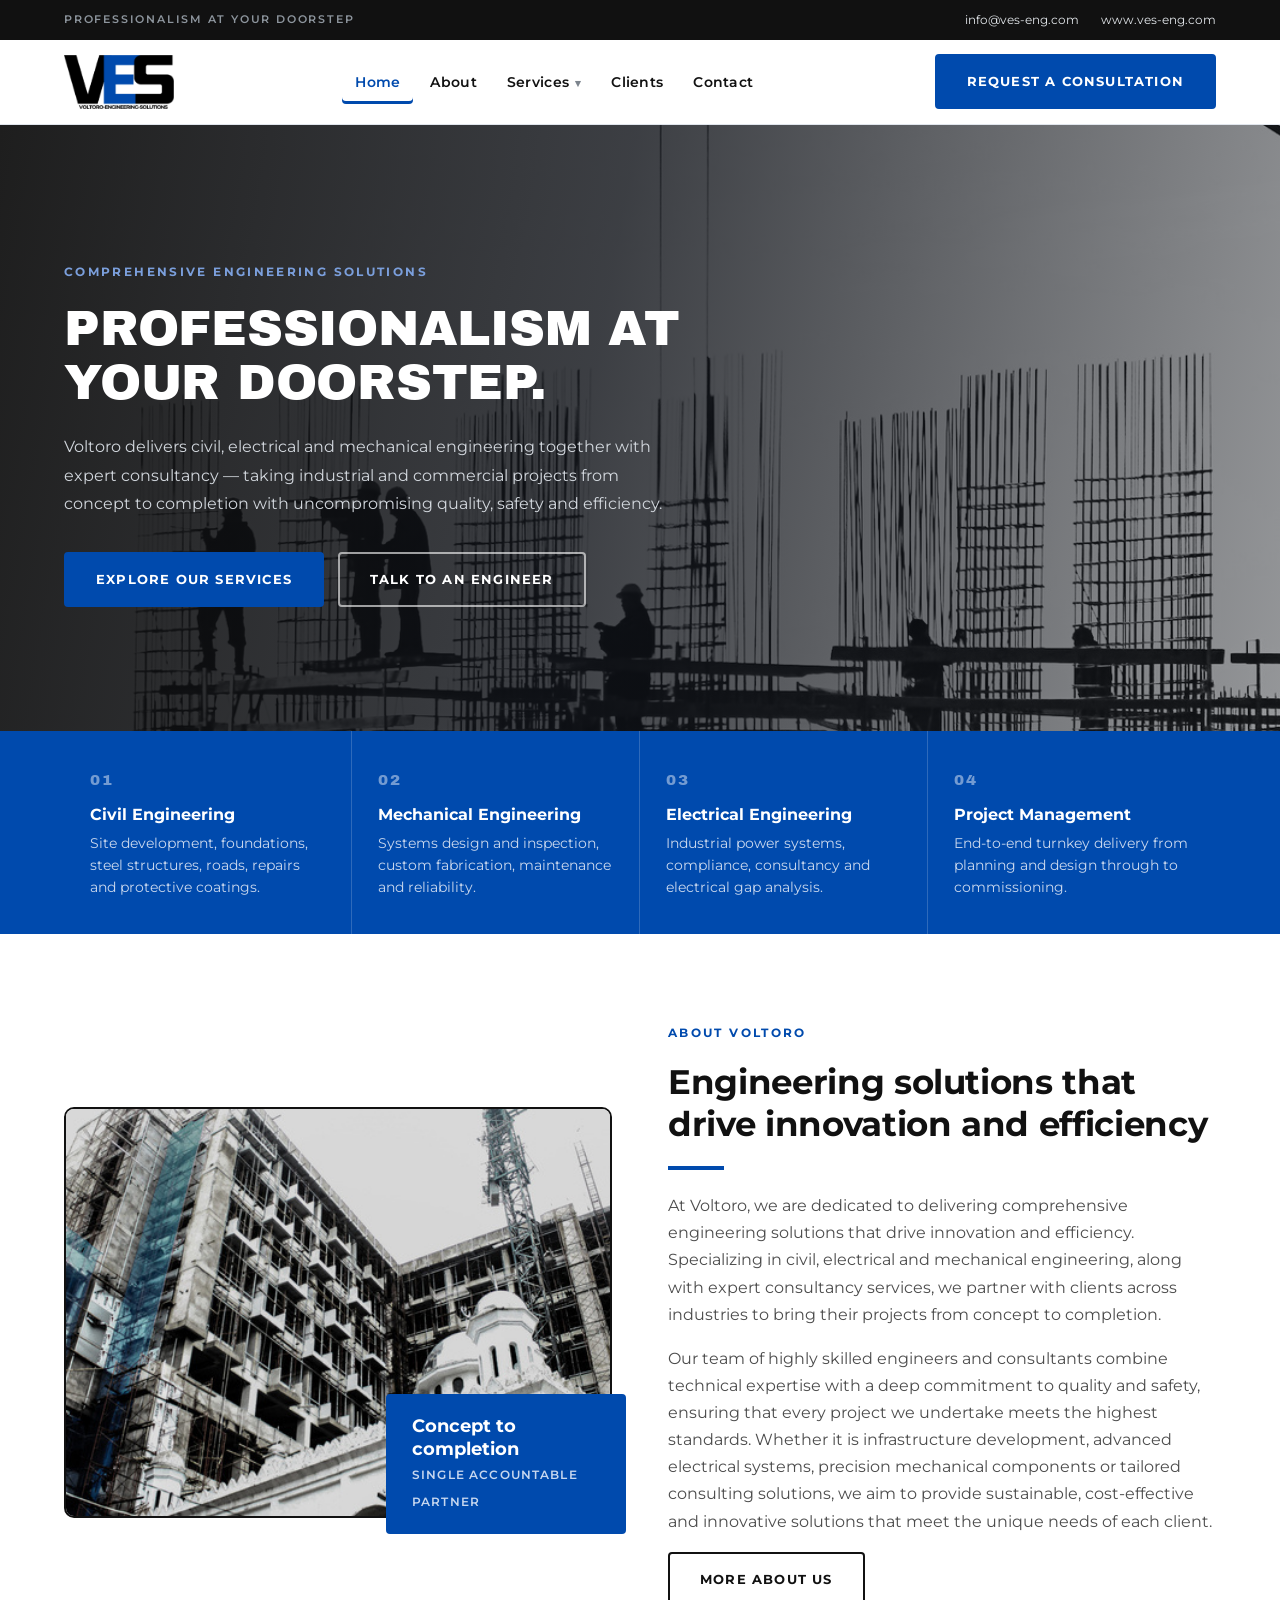
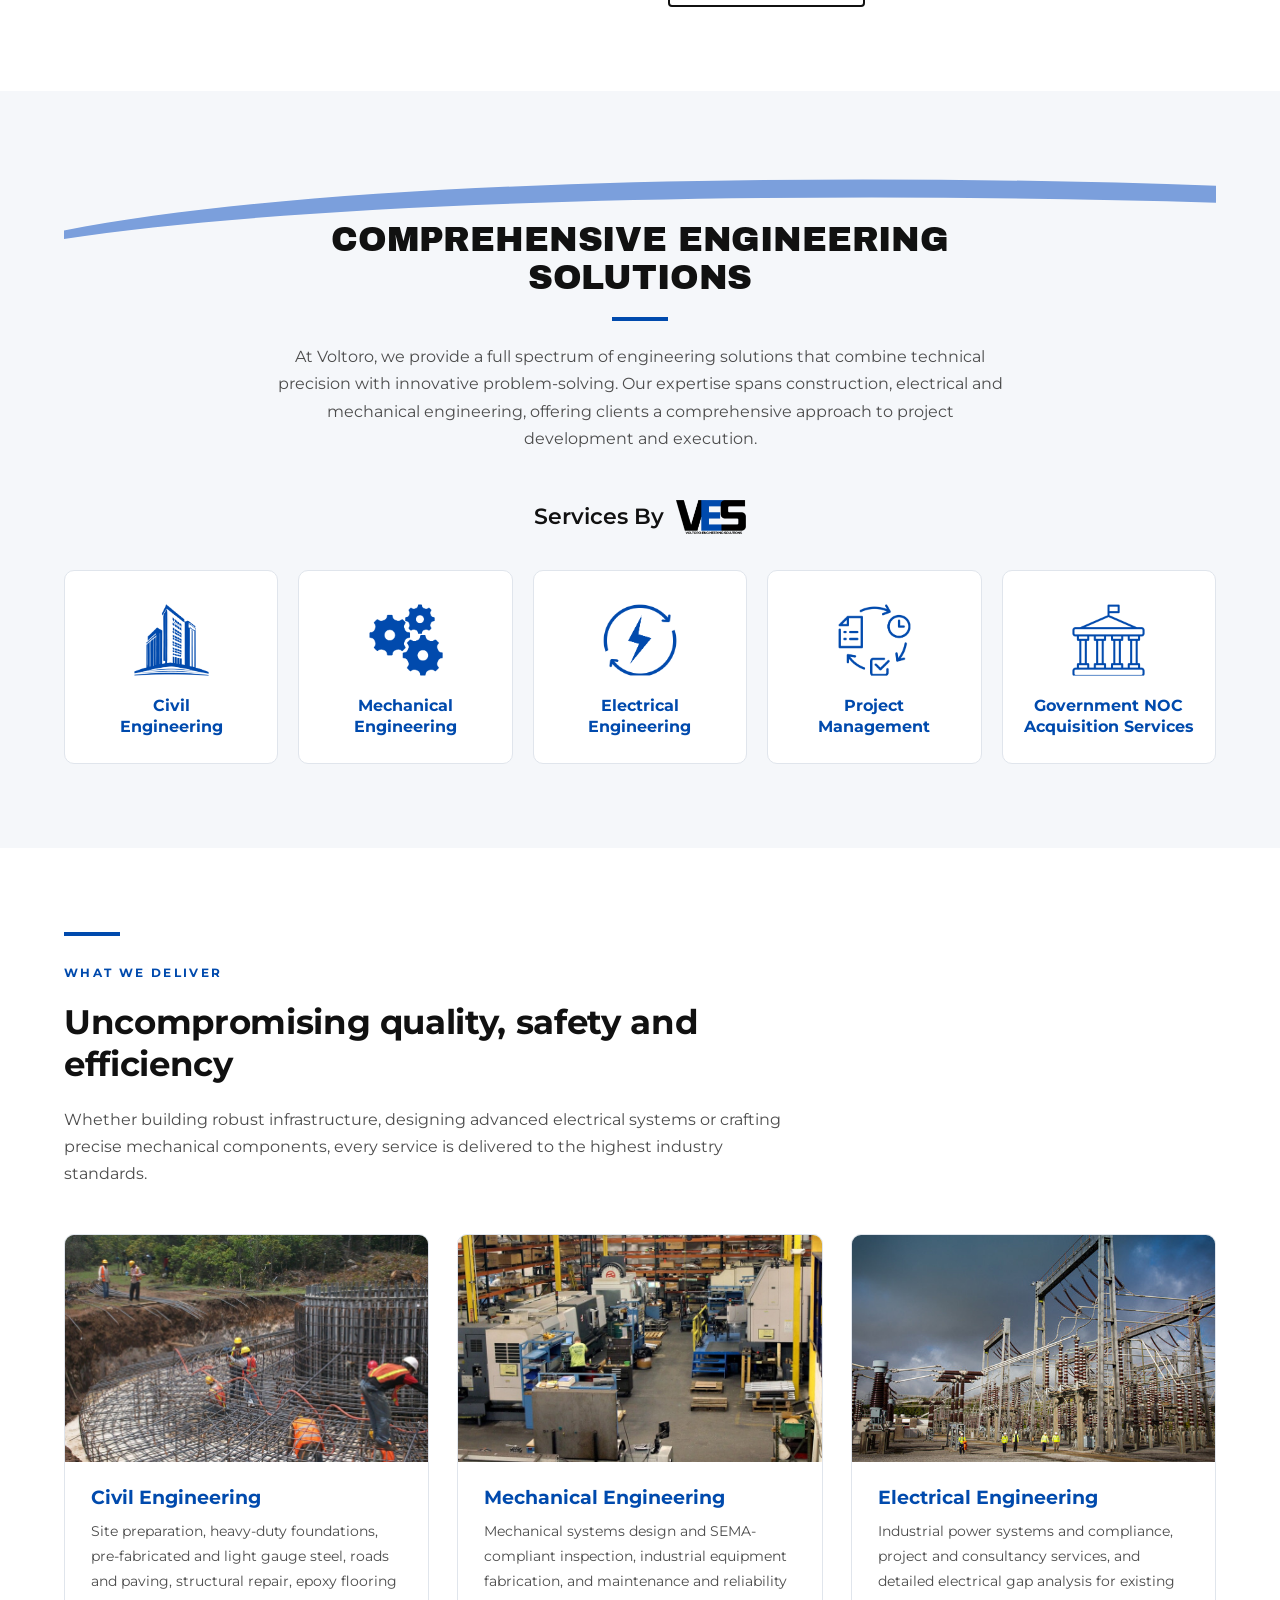
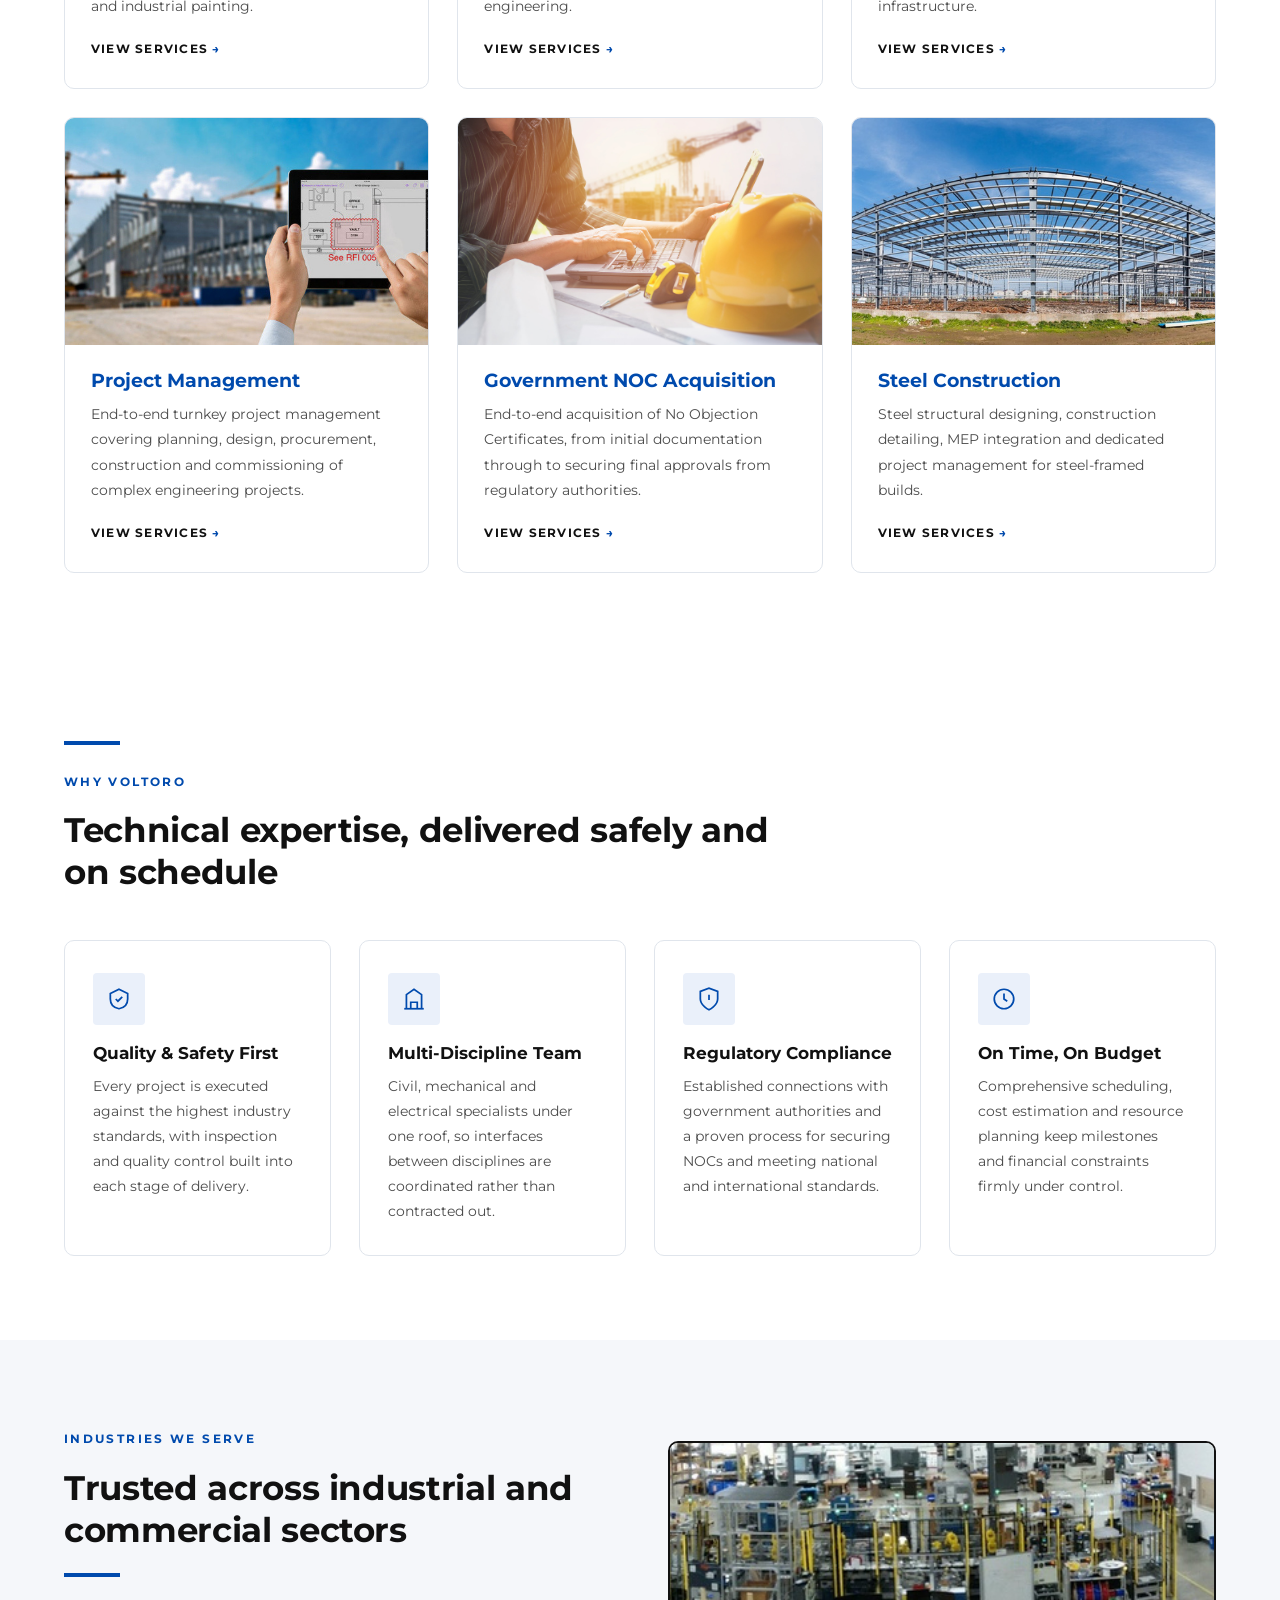
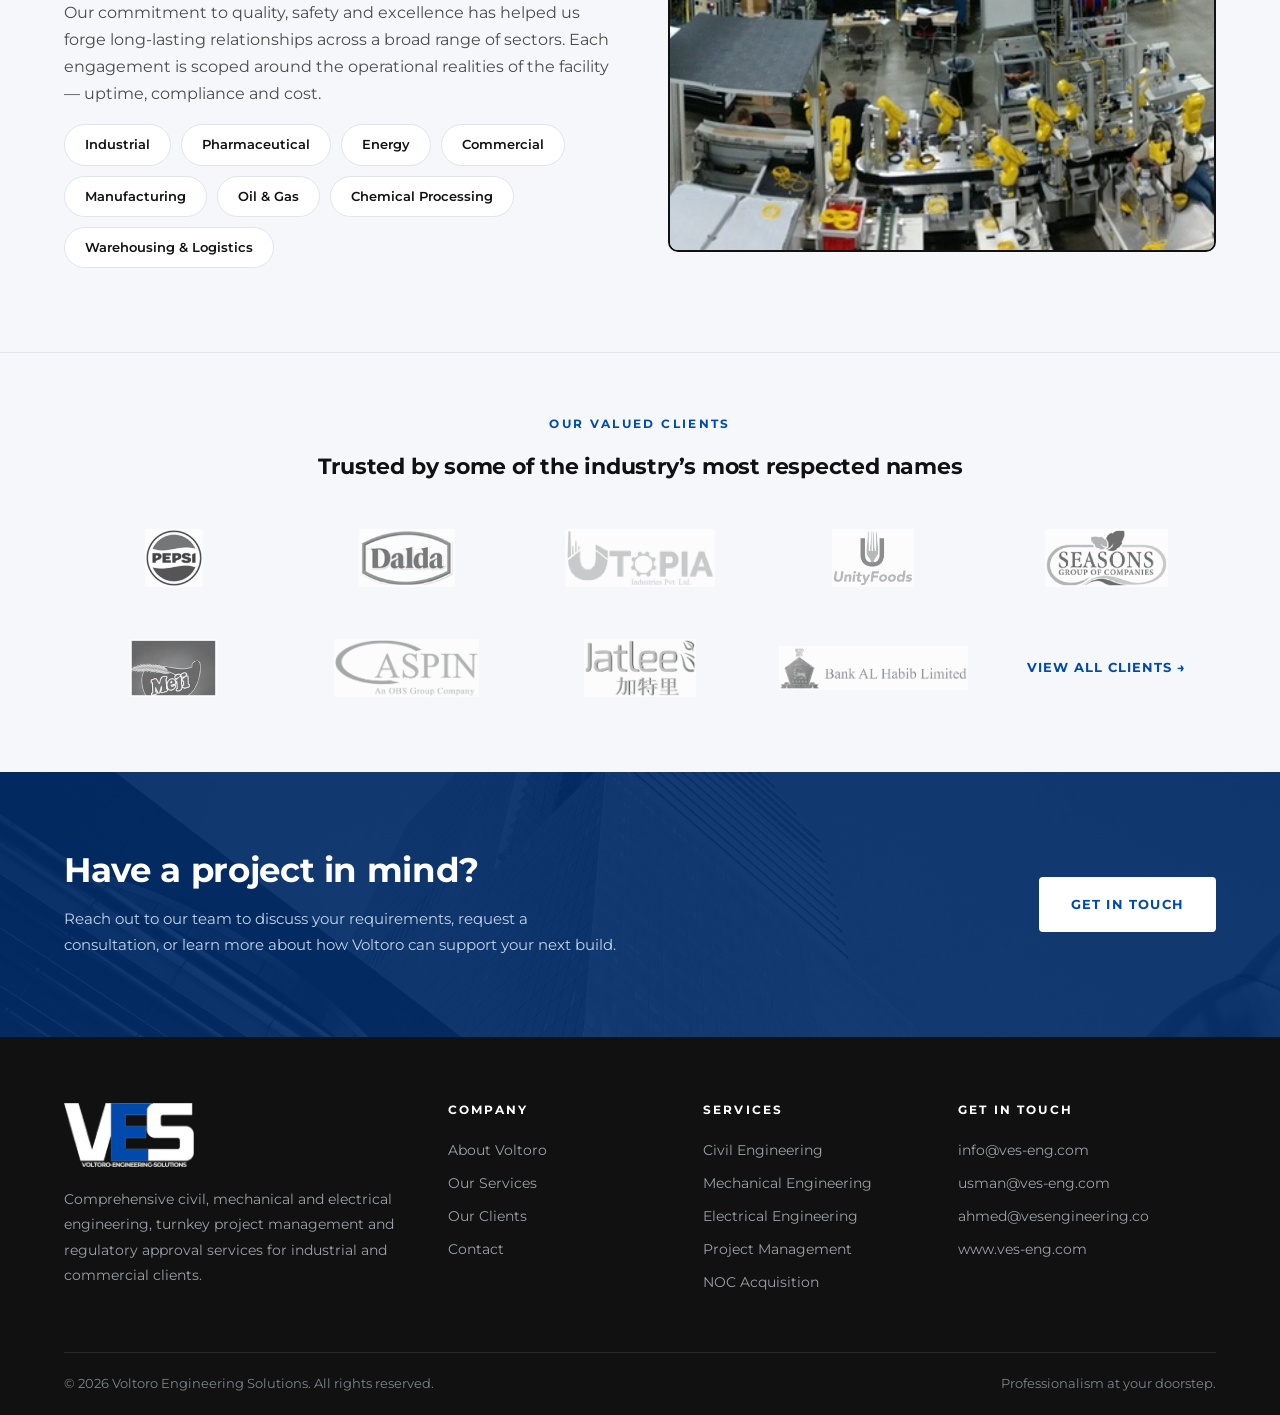
<file: index.html>
<!DOCTYPE html>
<html lang="en">
<head>
<meta charset="utf-8">
<meta name="viewport" content="width=device-width, initial-scale=1">
<title>Voltoro Engineering Solutions | Civil, Mechanical & Electrical Engineering</title>
<meta name="description" content="Voltoro Engineering Solutions delivers civil, mechanical and electrical engineering, turnkey project management and government NOC acquisition services for industrial and commercial clients.">
<link rel="icon" href="assets/img/favicon.svg" type="image/svg+xml">
<link rel="preconnect" href="https://fonts.googleapis.com">
<link rel="preconnect" href="https://fonts.gstatic.com" crossorigin>
<link href="https://fonts.googleapis.com/css2?family=Archivo+Black&family=Montserrat:wght@400;500;600;700;800&display=swap" rel="stylesheet">
<link rel="stylesheet" href="assets/css/style.css">
</head>
<body>

<div class="topbar">
  <div class="wrap">
    <span class="topbar__tag">Professionalism at your doorstep</span>
    <div class="topbar__meta">
      <a href="mailto:info@ves-eng.com">info@ves-eng.com</a>
      <a href="https://www.ves-eng.com">www.ves-eng.com</a>
    </div>
  </div>
</div>

<header class="site-header">
  <div class="wrap">
    <a class="brand" href="index.html">
      <img src="assets/img/ves-logo.png" alt="Voltoro Engineering Solutions" width="1107" height="544">
    </a>

    <nav class="nav" id="primary-nav">
      <a href="index.html" class="is-active">Home</a>
      <a href="about.html">About</a>
      <div class="has-drop">
        <a href="services.html">Services</a>
        <div class="drop">
          <a href="civil-engineering.html">Civil Engineering</a>
          <a href="mechanical-engineering.html">Mechanical Engineering</a>
          <a href="electrical-engineering.html">Electrical Engineering</a>
          <a href="project-management.html">Project Management</a>
          <a href="noc-services.html">Government NOC Acquisition</a>
        </div>
      </div>
      <a href="clients.html">Clients</a>
      <a href="contact.html">Contact</a>
    </nav>

    <div class="header__cta">
      <a class="btn btn--primary" href="contact.html">Request a Consultation</a>
      <button class="nav-toggle" type="button" aria-label="Toggle navigation" aria-expanded="false" aria-controls="primary-nav">
        <span></span><span></span><span></span>
      </button>
    </div>
  </div>
</header>

<!-- ================= HERO ================= -->
<section class="hero" style="background-image:url('assets/img/hero-crane.jpg')">
  <div class="wrap">
    <div class="hero__inner">
      <span class="eyebrow">Comprehensive Engineering Solutions</span>
      <h1>Professionalism at your doorstep.</h1>
      <p>Voltoro delivers civil, electrical and mechanical engineering together with expert
         consultancy &mdash; taking industrial and commercial projects from concept to completion
         with uncompromising quality, safety and efficiency.</p>
      <div class="hero__actions">
        <a class="btn btn--primary" href="services.html">Explore Our Services</a>
        <a class="btn btn--ghost" href="contact.html">Talk to an Engineer</a>
      </div>
    </div>
  </div>
</section>

<!-- ================= DISCIPLINE STRIP ================= -->
<section class="strip">
  <div class="wrap">
    <div class="strip__grid">
      <div class="strip__item">
        <span class="strip__num">01</span>
        <h3>Civil Engineering</h3>
        <p>Site development, foundations, steel structures, roads, repairs and protective coatings.</p>
      </div>
      <div class="strip__item">
        <span class="strip__num">02</span>
        <h3>Mechanical Engineering</h3>
        <p>Systems design and inspection, custom fabrication, maintenance and reliability.</p>
      </div>
      <div class="strip__item">
        <span class="strip__num">03</span>
        <h3>Electrical Engineering</h3>
        <p>Industrial power systems, compliance, consultancy and electrical gap analysis.</p>
      </div>
      <div class="strip__item">
        <span class="strip__num">04</span>
        <h3>Project Management</h3>
        <p>End-to-end turnkey delivery from planning and design through to commissioning.</p>
      </div>
    </div>
  </div>
</section>

<!-- ================= ABOUT ================= -->
<section class="section">
  <div class="wrap">
    <div class="split">
      <div class="split__media">
        <img src="assets/img/site-building.jpg" alt="Multi-storey structure under construction" loading="lazy">
        <div class="badge">
          <strong>Concept to completion</strong>
          <span>Single accountable partner</span>
        </div>
      </div>
      <div>
        <span class="eyebrow eyebrow--dark">About Voltoro</span>
        <h2>Engineering solutions that drive innovation and efficiency</h2>
        <div class="rule"></div>
        <p>At Voltoro, we are dedicated to delivering comprehensive engineering solutions that drive
           innovation and efficiency. Specializing in civil, electrical and mechanical engineering,
           along with expert consultancy services, we partner with clients across industries to bring
           their projects from concept to completion.</p>
        <p>Our team of highly skilled engineers and consultants combine technical expertise with a deep
           commitment to quality and safety, ensuring that every project we undertake meets the highest
           standards. Whether it is infrastructure development, advanced electrical systems, precision
           mechanical components or tailored consulting solutions, we aim to provide sustainable,
           cost-effective and innovative solutions that meet the unique needs of each client.</p>
        <a class="btn btn--outline" href="about.html">More About Us</a>
      </div>
    </div>
  </div>
</section>

<!-- ================= SERVICES ================= -->
<section class="section section--soft">
  <div class="wrap">
    <svg class="swoosh" viewBox="0 0 1200 60" preserveAspectRatio="none" aria-hidden="true">
      <path d="M0,52 C260,6 760,-4 1200,10 L1200,26 C760,14 260,24 0,60 Z"></path>
    </svg>
    <div class="sec-head sec-head--center">
      <h2 class="display">Comprehensive Engineering Solutions</h2>
      <div class="rule"></div>
      <p>At Voltoro, we provide a full spectrum of engineering solutions that combine technical precision
         with innovative problem-solving. Our expertise spans construction, electrical and mechanical
         engineering, offering clients a comprehensive approach to project development and execution.</p>
    </div>

    <p class="services-by">Services By <img src="assets/img/ves-logo.png" alt="VES"></p>

    <div class="cards cards--5">
      <a class="stile" href="civil-engineering.html">
        <img src="assets/img/icons/icon-civil.png" alt="" loading="lazy">
        <h3>Civil<br>Engineering</h3>
      </a>
      <a class="stile" href="mechanical-engineering.html">
        <img src="assets/img/icons/icon-mechanical.png" alt="" loading="lazy">
        <h3>Mechanical<br>Engineering</h3>
      </a>
      <a class="stile" href="electrical-engineering.html">
        <img src="assets/img/icons/icon-electrical.png" alt="" loading="lazy">
        <h3>Electrical<br>Engineering</h3>
      </a>
      <a class="stile" href="project-management.html">
        <img src="assets/img/icons/icon-project.png" alt="" loading="lazy">
        <h3>Project<br>Management</h3>
      </a>
      <a class="stile" href="noc-services.html">
        <img src="assets/img/icons/icon-noc.png" alt="" loading="lazy">
        <h3>Government NOC<br>Acquisition Services</h3>
      </a>
    </div>
  </div>
</section>

<!-- ================= SERVICE DETAIL CARDS ================= -->
<section class="section">
  <div class="wrap">
    <div class="sec-head">
      <div class="rule"></div>
      <span class="eyebrow eyebrow--dark">What We Deliver</span>
      <h2>Uncompromising quality, safety and efficiency</h2>
      <p>Whether building robust infrastructure, designing advanced electrical systems or crafting
         precise mechanical components, every service is delivered to the highest industry standards.</p>
    </div>

    <div class="cards">
      <article class="card">
        <div class="card__media"><img src="assets/img/foundation.jpg" alt="Reinforced concrete foundation under construction" loading="lazy"></div>
        <div class="card__body">
          <h3>Civil Engineering</h3>
          <p>Site preparation, heavy-duty foundations, pre-fabricated and light gauge steel, roads and
             paving, structural repair, epoxy flooring and industrial painting.</p>
          <a class="card__link" href="civil-engineering.html">View services</a>
        </div>
      </article>

      <article class="card">
        <div class="card__media"><img src="assets/img/mechanical-shop.jpg" alt="Machine shop with CNC equipment" loading="lazy"></div>
        <div class="card__body">
          <h3>Mechanical Engineering</h3>
          <p>Mechanical systems design and SEMA-compliant inspection, industrial equipment fabrication,
             and maintenance and reliability engineering.</p>
          <a class="card__link" href="mechanical-engineering.html">View services</a>
        </div>
      </article>

      <article class="card">
        <div class="card__media"><img src="assets/img/substation.jpg" alt="High voltage electrical substation" loading="lazy"></div>
        <div class="card__body">
          <h3>Electrical Engineering</h3>
          <p>Industrial power systems and compliance, project and consultancy services, and detailed
             electrical gap analysis for existing infrastructure.</p>
          <a class="card__link" href="electrical-engineering.html">View services</a>
        </div>
      </article>

      <article class="card">
        <div class="card__media"><img src="assets/img/consultancy.jpg" alt="Engineer reviewing drawings on a tablet at a construction site" loading="lazy"></div>
        <div class="card__body">
          <h3>Project Management</h3>
          <p>End-to-end turnkey project management covering planning, design, procurement, construction
             and commissioning of complex engineering projects.</p>
          <a class="card__link" href="project-management.html">View services</a>
        </div>
      </article>

      <article class="card">
        <div class="card__media"><img src="assets/img/project-mgmt.jpg" alt="Engineer preparing project documentation" loading="lazy"></div>
        <div class="card__body">
          <h3>Government NOC Acquisition</h3>
          <p>End-to-end acquisition of No Objection Certificates, from initial documentation through to
             securing final approvals from regulatory authorities.</p>
          <a class="card__link" href="noc-services.html">View services</a>
        </div>
      </article>

      <article class="card">
        <div class="card__media"><img src="assets/img/steel-structure.jpg" alt="Large steel frame structure" loading="lazy"></div>
        <div class="card__body">
          <h3>Steel Construction</h3>
          <p>Steel structural designing, construction detailing, MEP integration and dedicated project
             management for steel-framed builds.</p>
          <a class="card__link" href="civil-engineering.html#steel">View services</a>
        </div>
      </article>
    </div>
  </div>
</section>


<!-- ================= WHY VOLTORO ================= -->
<section class="section">
  <div class="wrap">
    <div class="sec-head">
      <div class="rule"></div>
      <span class="eyebrow eyebrow--dark">Why Voltoro</span>
      <h2>Technical expertise, delivered safely and on schedule</h2>
    </div>

    <div class="cards cards--4">
      <div class="icard">
        <div class="icard__ico">
          <svg viewBox="0 0 24 24"><path d="M12 3l8 4v5c0 5-3.4 8.2-8 9-4.6-.8-8-4-8-9V7l8-4z"/><path d="M9 12l2 2 4-4"/></svg>
        </div>
        <h3>Quality &amp; Safety First</h3>
        <p>Every project is executed against the highest industry standards, with inspection and quality
           control built into each stage of delivery.</p>
      </div>
      <div class="icard">
        <div class="icard__ico">
          <svg viewBox="0 0 24 24"><path d="M3 21h18"/><path d="M5 21V8l7-5 7 5v13"/><path d="M9 21v-6h6v6"/></svg>
        </div>
        <h3>Multi-Discipline Team</h3>
        <p>Civil, mechanical and electrical specialists under one roof, so interfaces between disciplines
           are coordinated rather than contracted out.</p>
      </div>
      <div class="icard">
        <div class="icard__ico">
          <svg viewBox="0 0 24 24"><path d="M12 22s8-4 8-10V5l-8-3-8 3v7c0 6 8 10 8 10z"/><path d="M12 8v5"/><path d="M12 16h.01"/></svg>
        </div>
        <h3>Regulatory Compliance</h3>
        <p>Established connections with government authorities and a proven process for securing NOCs
           and meeting national and international standards.</p>
      </div>
      <div class="icard">
        <div class="icard__ico">
          <svg viewBox="0 0 24 24"><circle cx="12" cy="12" r="9"/><path d="M12 7v5l3 2"/></svg>
        </div>
        <h3>On Time, On Budget</h3>
        <p>Comprehensive scheduling, cost estimation and resource planning keep milestones and financial
           constraints firmly under control.</p>
      </div>
    </div>
  </div>
</section>

<!-- ================= INDUSTRIES ================= -->
<section class="section section--soft">
  <div class="wrap">
    <div class="split split--reverse">
      <div class="split__media">
        <img src="assets/img/fabrication.jpg" alt="Automated industrial production facility" loading="lazy">
      </div>
      <div>
        <span class="eyebrow eyebrow--dark">Industries We Serve</span>
        <h2>Trusted across industrial and commercial sectors</h2>
        <div class="rule"></div>
        <p>Our commitment to quality, safety and excellence has helped us forge long-lasting
           relationships across a broad range of sectors. Each engagement is scoped around the
           operational realities of the facility &mdash; uptime, compliance and cost.</p>
        <ul class="tags">
          <li>Industrial</li>
          <li>Pharmaceutical</li>
          <li>Energy</li>
          <li>Commercial</li>
          <li>Manufacturing</li>
          <li>Oil &amp; Gas</li>
          <li>Chemical Processing</li>
          <li>Warehousing &amp; Logistics</li>
        </ul>
      </div>
    </div>
  </div>
</section>

<!-- ================= CLIENTS ================= -->
<section class="section section--tight" style="background:var(--soft);border-top:1px solid var(--line)">
  <div class="wrap">
    <div class="sec-head sec-head--center" style="margin-bottom:30px">
      <span class="eyebrow eyebrow--dark">Our Valued Clients</span>
      <h2 style="font-size:1.4rem">Trusted by some of the industry&rsquo;s most respected names</h2>
    </div>
    <div class="clients clients--strip">
      <div class="client"><img src="assets/img/clients/client-pepsi.png" alt="Pepsi" loading="lazy"></div>
      <div class="client"><img src="assets/img/clients/client-dalda.png" alt="Dalda" loading="lazy"></div>
      <div class="client"><img src="assets/img/clients/client-utopia.png" alt="Utopia Industries" loading="lazy"></div>
      <div class="client"><img src="assets/img/clients/client-unityfoods.png" alt="Unity Foods" loading="lazy"></div>
      <div class="client"><img src="assets/img/clients/client-seasons.png" alt="Seasons Group of Companies" loading="lazy"></div>
      <div class="client"><img src="assets/img/clients/client-meiji.png" alt="Meiji" loading="lazy"></div>
      <div class="client"><img src="assets/img/clients/client-aspin.png" alt="Aspin, an OBS Group company" loading="lazy"></div>
      <div class="client"><img src="assets/img/clients/client-jatlee.png" alt="Jatlee" loading="lazy"></div>
      <div class="client"><img src="assets/img/clients/client-bankalhabib.png" alt="Bank AL Habib Limited" loading="lazy"></div>
      <div class="client"><a class="client-more" href="clients.html">View all clients &rarr;</a></div>
    </div>
  </div>
</section>

<!-- ================= CTA ================= -->
<section class="cta" style="background-image:url('assets/img/tower.jpg')">
  <div class="wrap">
    <div>
      <h2>Have a project in mind?</h2>
      <p>Reach out to our team to discuss your requirements, request a consultation, or learn more about
         how Voltoro can support your next build.</p>
    </div>
    <a class="btn btn--primary" href="contact.html">Get in Touch</a>
  </div>
</section>

<!-- ================= FOOTER ================= -->

<footer class="footer">
  <div class="wrap">
    <div class="footer__grid">
      <div>
        <a class="brand" href="index.html">
          <img src="assets/img/ves-logo-white.png" alt="Voltoro Engineering Solutions" width="1107" height="544">
        </a>
        <p class="footer__about">Comprehensive civil, mechanical and electrical engineering, turnkey
          project management and regulatory approval services for industrial and commercial clients.</p>
      </div>
      <div>
        <h4>Company</h4>
        <ul>
          <li><a href="about.html">About Voltoro</a></li>
          <li><a href="services.html">Our Services</a></li>
          <li><a href="clients.html">Our Clients</a></li>
          <li><a href="contact.html">Contact</a></li>
        </ul>
      </div>
      <div>
        <h4>Services</h4>
        <ul>
          <li><a href="civil-engineering.html">Civil Engineering</a></li>
          <li><a href="mechanical-engineering.html">Mechanical Engineering</a></li>
          <li><a href="electrical-engineering.html">Electrical Engineering</a></li>
          <li><a href="project-management.html">Project Management</a></li>
          <li><a href="noc-services.html">NOC Acquisition</a></li>
        </ul>
      </div>
      <div>
        <h4>Get in Touch</h4>
        <ul>
          <li><a href="mailto:info@ves-eng.com">info@ves-eng.com</a></li>
          <li><a href="mailto:usman@ves-eng.com">usman@ves-eng.com</a></li>
          <li><a href="mailto:ahmed@vesengineering.co">ahmed@vesengineering.co</a></li>
          <li><a href="https://www.ves-eng.com">www.ves-eng.com</a></li>
        </ul>
      </div>
    </div>
    <div class="footer__bottom">
      <span>&copy; <span data-year>2024</span> Voltoro Engineering Solutions. All rights reserved.</span>
      <span>Professionalism at your doorstep.</span>
    </div>
  </div>
</footer>

<script src="assets/js/main.js?v=20261007"></script>
</body>
</html>
</file>
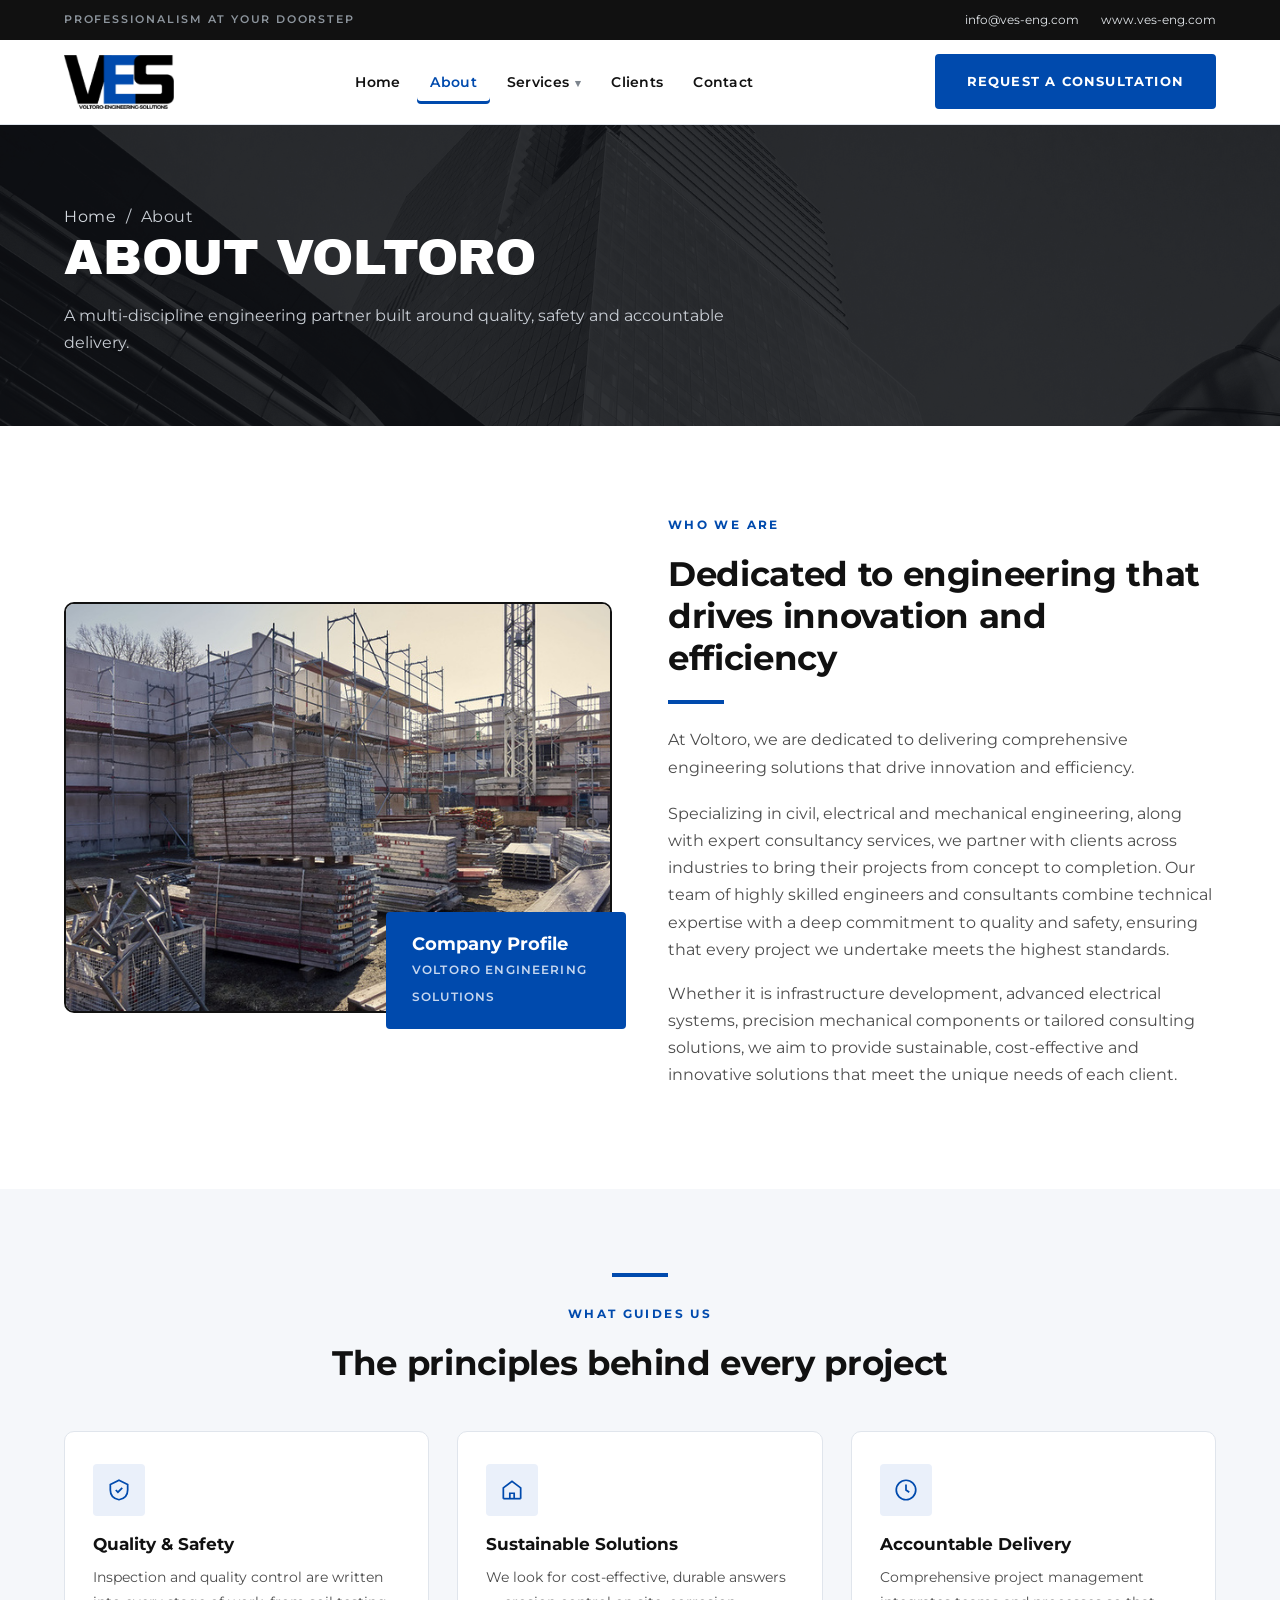
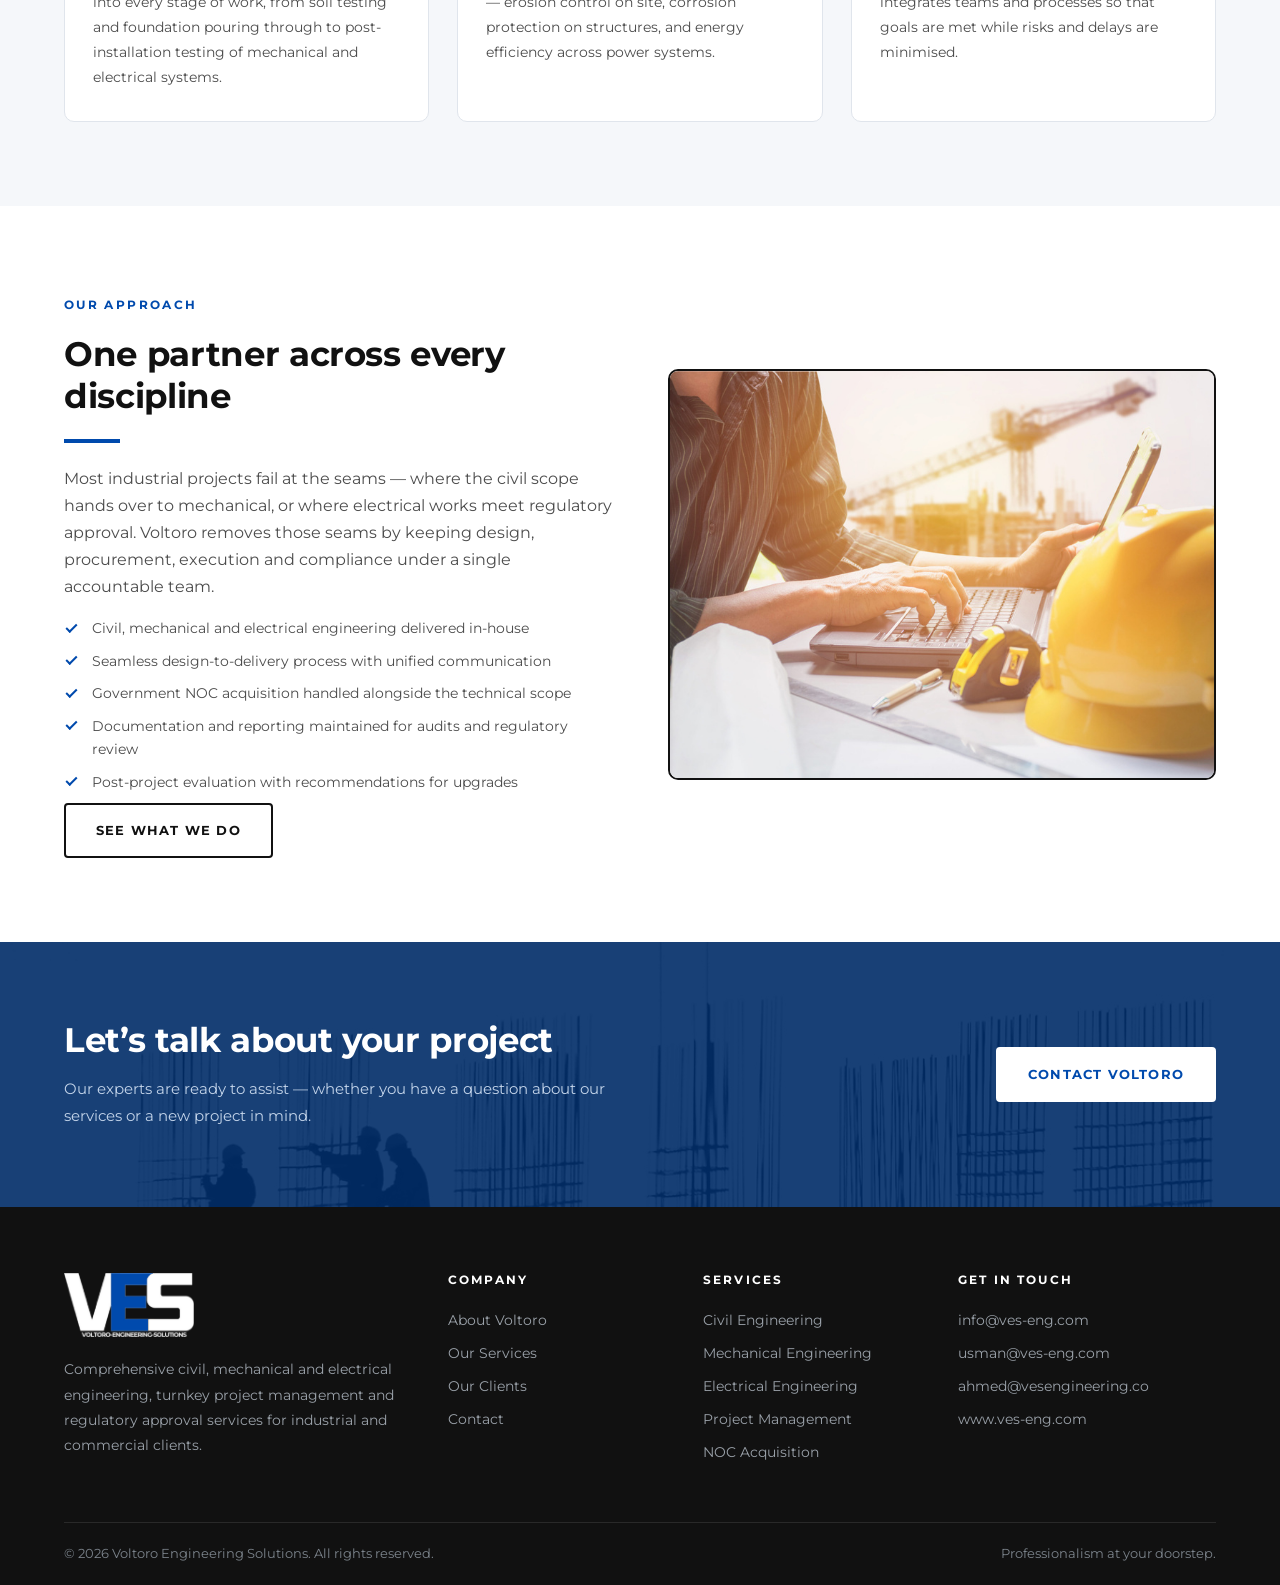
<file: about.html>
<!DOCTYPE html>
<html lang="en">
<head>
<meta charset="utf-8">
<meta name="viewport" content="width=device-width, initial-scale=1">
<title>About Us | Voltoro Engineering Solutions</title>
<meta name="description" content="Voltoro Engineering Solutions combines civil, electrical and mechanical expertise with consultancy services to deliver sustainable, cost-effective projects from concept to completion.">
<link rel="icon" href="assets/img/favicon.svg" type="image/svg+xml">
<link rel="preconnect" href="https://fonts.googleapis.com">
<link rel="preconnect" href="https://fonts.gstatic.com" crossorigin>
<link href="https://fonts.googleapis.com/css2?family=Archivo+Black&family=Montserrat:wght@400;500;600;700;800&display=swap" rel="stylesheet">
<link rel="stylesheet" href="assets/css/style.css">
</head>
<body>

<div class="topbar">
  <div class="wrap">
    <span class="topbar__tag">Professionalism at your doorstep</span>
    <div class="topbar__meta">
      <a href="mailto:info@ves-eng.com">info@ves-eng.com</a>
      <a href="https://www.ves-eng.com">www.ves-eng.com</a>
    </div>
  </div>
</div>

<header class="site-header">
  <div class="wrap">
    <a class="brand" href="index.html">
      <img src="assets/img/ves-logo.png" alt="Voltoro Engineering Solutions" width="1107" height="544">
    </a>

    <nav class="nav" id="primary-nav">
      <a href="index.html">Home</a>
      <a href="about.html" class="is-active">About</a>
      <div class="has-drop">
        <a href="services.html">Services</a>
        <div class="drop">
          <a href="civil-engineering.html">Civil Engineering</a>
          <a href="mechanical-engineering.html">Mechanical Engineering</a>
          <a href="electrical-engineering.html">Electrical Engineering</a>
          <a href="project-management.html">Project Management</a>
          <a href="noc-services.html">Government NOC Acquisition</a>
        </div>
      </div>
      <a href="clients.html">Clients</a>
      <a href="contact.html">Contact</a>
    </nav>

    <div class="header__cta">
      <a class="btn btn--primary" href="contact.html">Request a Consultation</a>
      <button class="nav-toggle" type="button" aria-label="Toggle navigation" aria-expanded="false" aria-controls="primary-nav">
        <span></span><span></span><span></span>
      </button>
    </div>
  </div>
</header>

<section class="banner" style="background-image:url('assets/img/tower.jpg')">
  <div class="wrap">
    <p class="crumbs"><a href="index.html">Home</a> &nbsp;/&nbsp; About</p>
    <h1>About Voltoro</h1>
    <p>A multi-discipline engineering partner built around quality, safety and accountable delivery.</p>
  </div>
</section>

<section class="section">
  <div class="wrap">
    <div class="split">
      <div class="split__media">
        <img src="assets/img/site-prep.jpg" alt="Active construction site with scaffolding and materials" loading="lazy">
        <div class="badge">
          <strong>Company Profile</strong>
          <span>Voltoro Engineering Solutions</span>
        </div>
      </div>
      <div>
        <span class="eyebrow eyebrow--dark">Who We Are</span>
        <h2>Dedicated to engineering that drives innovation and efficiency</h2>
        <div class="rule"></div>
        <p class="lead">At Voltoro, we are dedicated to delivering comprehensive engineering solutions
          that drive innovation and efficiency.</p>
        <p>Specializing in civil, electrical and mechanical engineering, along with expert consultancy
           services, we partner with clients across industries to bring their projects from concept to
           completion. Our team of highly skilled engineers and consultants combine technical expertise
           with a deep commitment to quality and safety, ensuring that every project we undertake meets
           the highest standards.</p>
        <p>Whether it is infrastructure development, advanced electrical systems, precision mechanical
           components or tailored consulting solutions, we aim to provide sustainable, cost-effective
           and innovative solutions that meet the unique needs of each client.</p>
      </div>
    </div>
  </div>
</section>

<section class="section section--soft">
  <div class="wrap">
    <div class="sec-head sec-head--center">
      <div class="rule"></div>
      <span class="eyebrow eyebrow--dark">What Guides Us</span>
      <h2>The principles behind every project</h2>
    </div>

    <div class="cards">
      <div class="icard">
        <div class="icard__ico">
          <svg viewBox="0 0 24 24"><path d="M12 3l8 4v5c0 5-3.4 8.2-8 9-4.6-.8-8-4-8-9V7l8-4z"/><path d="M9 12l2 2 4-4"/></svg>
        </div>
        <h3>Quality &amp; Safety</h3>
        <p>Inspection and quality control are written into every stage of work, from soil testing and
           foundation pouring through to post-installation testing of mechanical and electrical systems.</p>
      </div>
      <div class="icard">
        <div class="icard__ico">
          <svg viewBox="0 0 24 24"><path d="M4 20V10l8-6 8 6v10"/><path d="M4 20h16"/><path d="M10 20v-5h4v5"/></svg>
        </div>
        <h3>Sustainable Solutions</h3>
        <p>We look for cost-effective, durable answers &mdash; erosion control on site, corrosion
           protection on structures, and energy efficiency across power systems.</p>
      </div>
      <div class="icard">
        <div class="icard__ico">
          <svg viewBox="0 0 24 24"><circle cx="12" cy="12" r="9"/><path d="M12 7v5l3 2"/></svg>
        </div>
        <h3>Accountable Delivery</h3>
        <p>Comprehensive project management integrates teams and processes so that goals are met while
           risks and delays are minimised.</p>
      </div>
    </div>
  </div>
</section>

<section class="section">
  <div class="wrap">
    <div class="split split--reverse">
      <div class="split__media">
        <img src="assets/img/project-mgmt.jpg" alt="Engineer working on project documentation with a hard hat on the desk" loading="lazy">
      </div>
      <div>
        <span class="eyebrow eyebrow--dark">Our Approach</span>
        <h2>One partner across every discipline</h2>
        <div class="rule"></div>
        <p>Most industrial projects fail at the seams &mdash; where the civil scope hands over to
           mechanical, or where electrical works meet regulatory approval. Voltoro removes those seams by
           keeping design, procurement, execution and compliance under a single accountable team.</p>
        <ul class="check">
          <li>Civil, mechanical and electrical engineering delivered in-house</li>
          <li>Seamless design-to-delivery process with unified communication</li>
          <li>Government NOC acquisition handled alongside the technical scope</li>
          <li>Documentation and reporting maintained for audits and regulatory review</li>
          <li>Post-project evaluation with recommendations for upgrades</li>
        </ul>
        <a class="btn btn--outline" href="services.html">See What We Do</a>
      </div>
    </div>
  </div>
</section>

<section class="cta" style="background-image:url('assets/img/hero-crane.jpg')">
  <div class="wrap">
    <div>
      <h2>Let&rsquo;s talk about your project</h2>
      <p>Our experts are ready to assist &mdash; whether you have a question about our services or a new
         project in mind.</p>
    </div>
    <a class="btn btn--primary" href="contact.html">Contact Voltoro</a>
  </div>
</section>

<footer class="footer">
  <div class="wrap">
    <div class="footer__grid">
      <div>
        <a class="brand" href="index.html">
          <img src="assets/img/ves-logo-white.png" alt="Voltoro Engineering Solutions" width="1107" height="544">
        </a>
        <p class="footer__about">Comprehensive civil, mechanical and electrical engineering, turnkey
          project management and regulatory approval services for industrial and commercial clients.</p>
      </div>
      <div>
        <h4>Company</h4>
        <ul>
          <li><a href="about.html">About Voltoro</a></li>
          <li><a href="services.html">Our Services</a></li>
          <li><a href="clients.html">Our Clients</a></li>
          <li><a href="contact.html">Contact</a></li>
        </ul>
      </div>
      <div>
        <h4>Services</h4>
        <ul>
          <li><a href="civil-engineering.html">Civil Engineering</a></li>
          <li><a href="mechanical-engineering.html">Mechanical Engineering</a></li>
          <li><a href="electrical-engineering.html">Electrical Engineering</a></li>
          <li><a href="project-management.html">Project Management</a></li>
          <li><a href="noc-services.html">NOC Acquisition</a></li>
        </ul>
      </div>
      <div>
        <h4>Get in Touch</h4>
        <ul>
          <li><a href="mailto:info@ves-eng.com">info@ves-eng.com</a></li>
          <li><a href="mailto:usman@ves-eng.com">usman@ves-eng.com</a></li>
          <li><a href="mailto:ahmed@vesengineering.co">ahmed@vesengineering.co</a></li>
          <li><a href="https://www.ves-eng.com">www.ves-eng.com</a></li>
        </ul>
      </div>
    </div>
    <div class="footer__bottom">
      <span>&copy; <span data-year>2024</span> Voltoro Engineering Solutions. All rights reserved.</span>
      <span>Professionalism at your doorstep.</span>
    </div>
  </div>
</footer>

<script src="assets/js/main.js?v=20261007"></script>
</body>
</html>
</file>
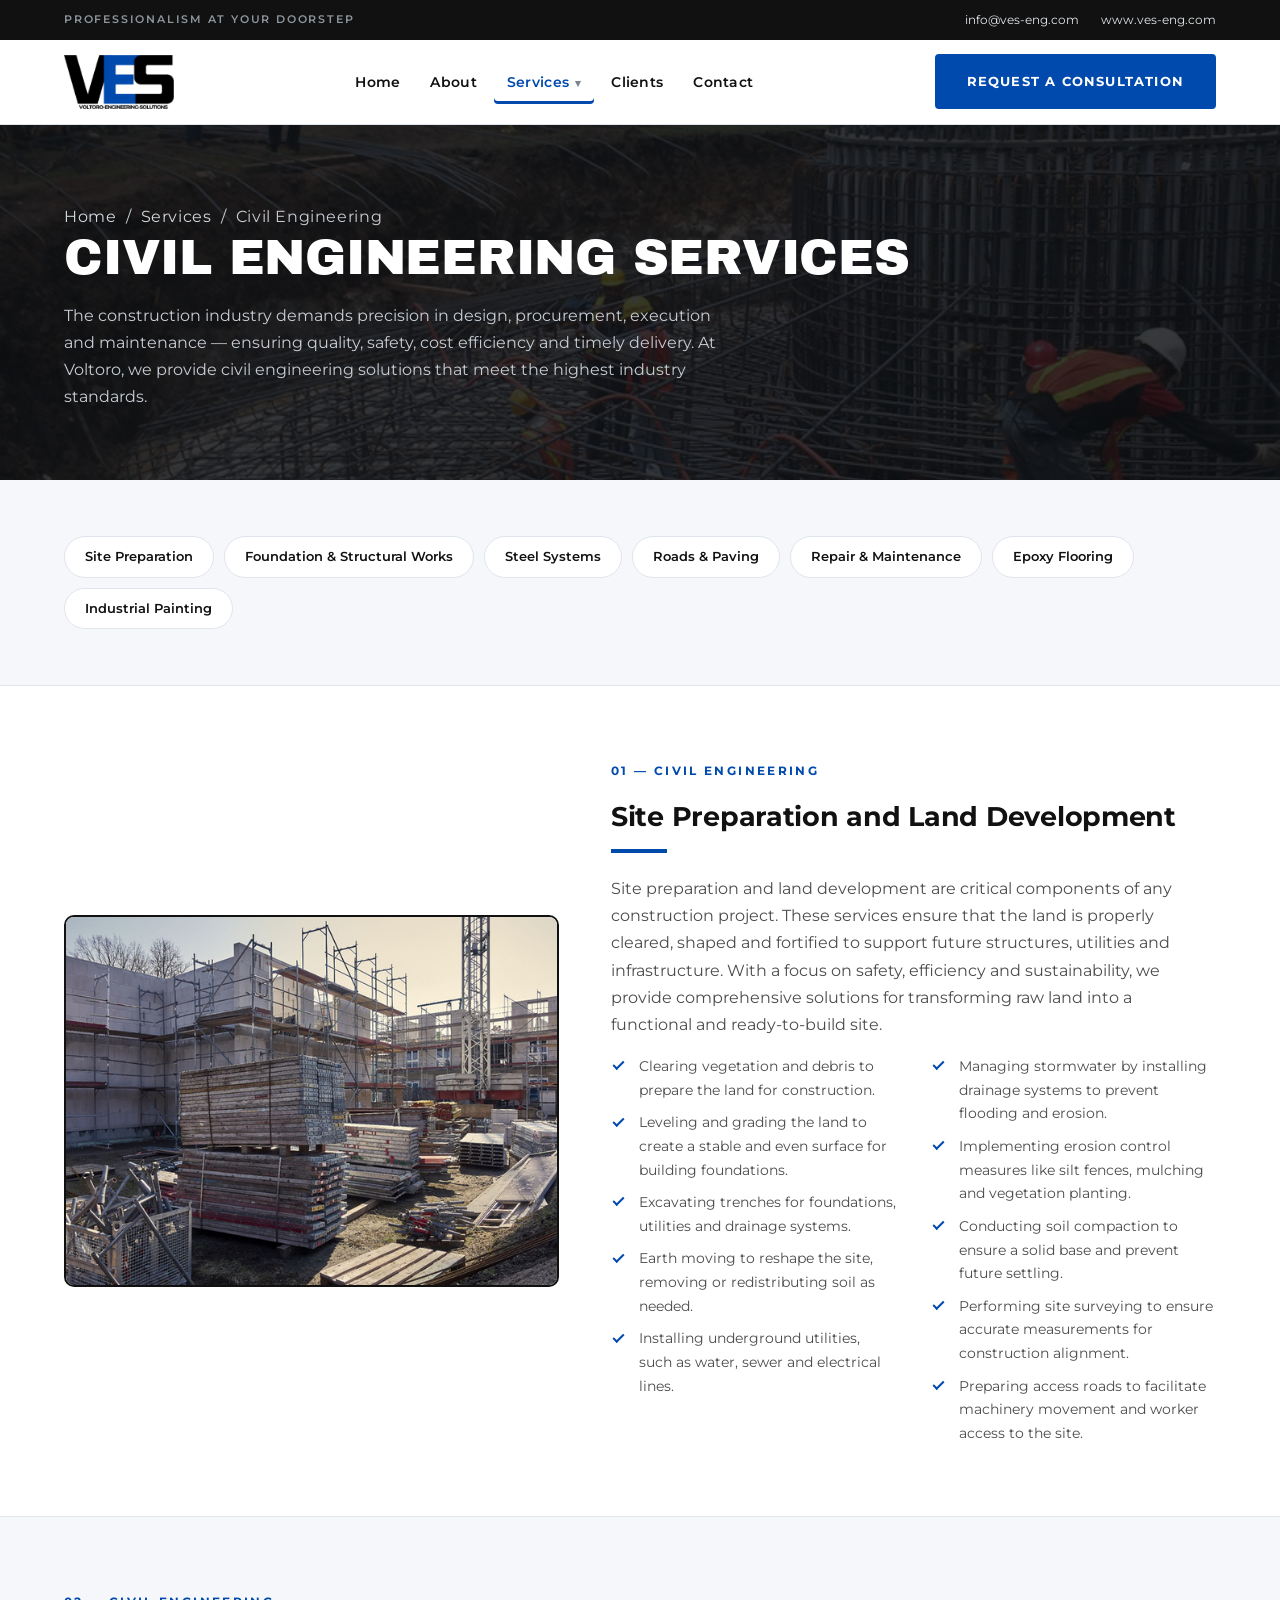
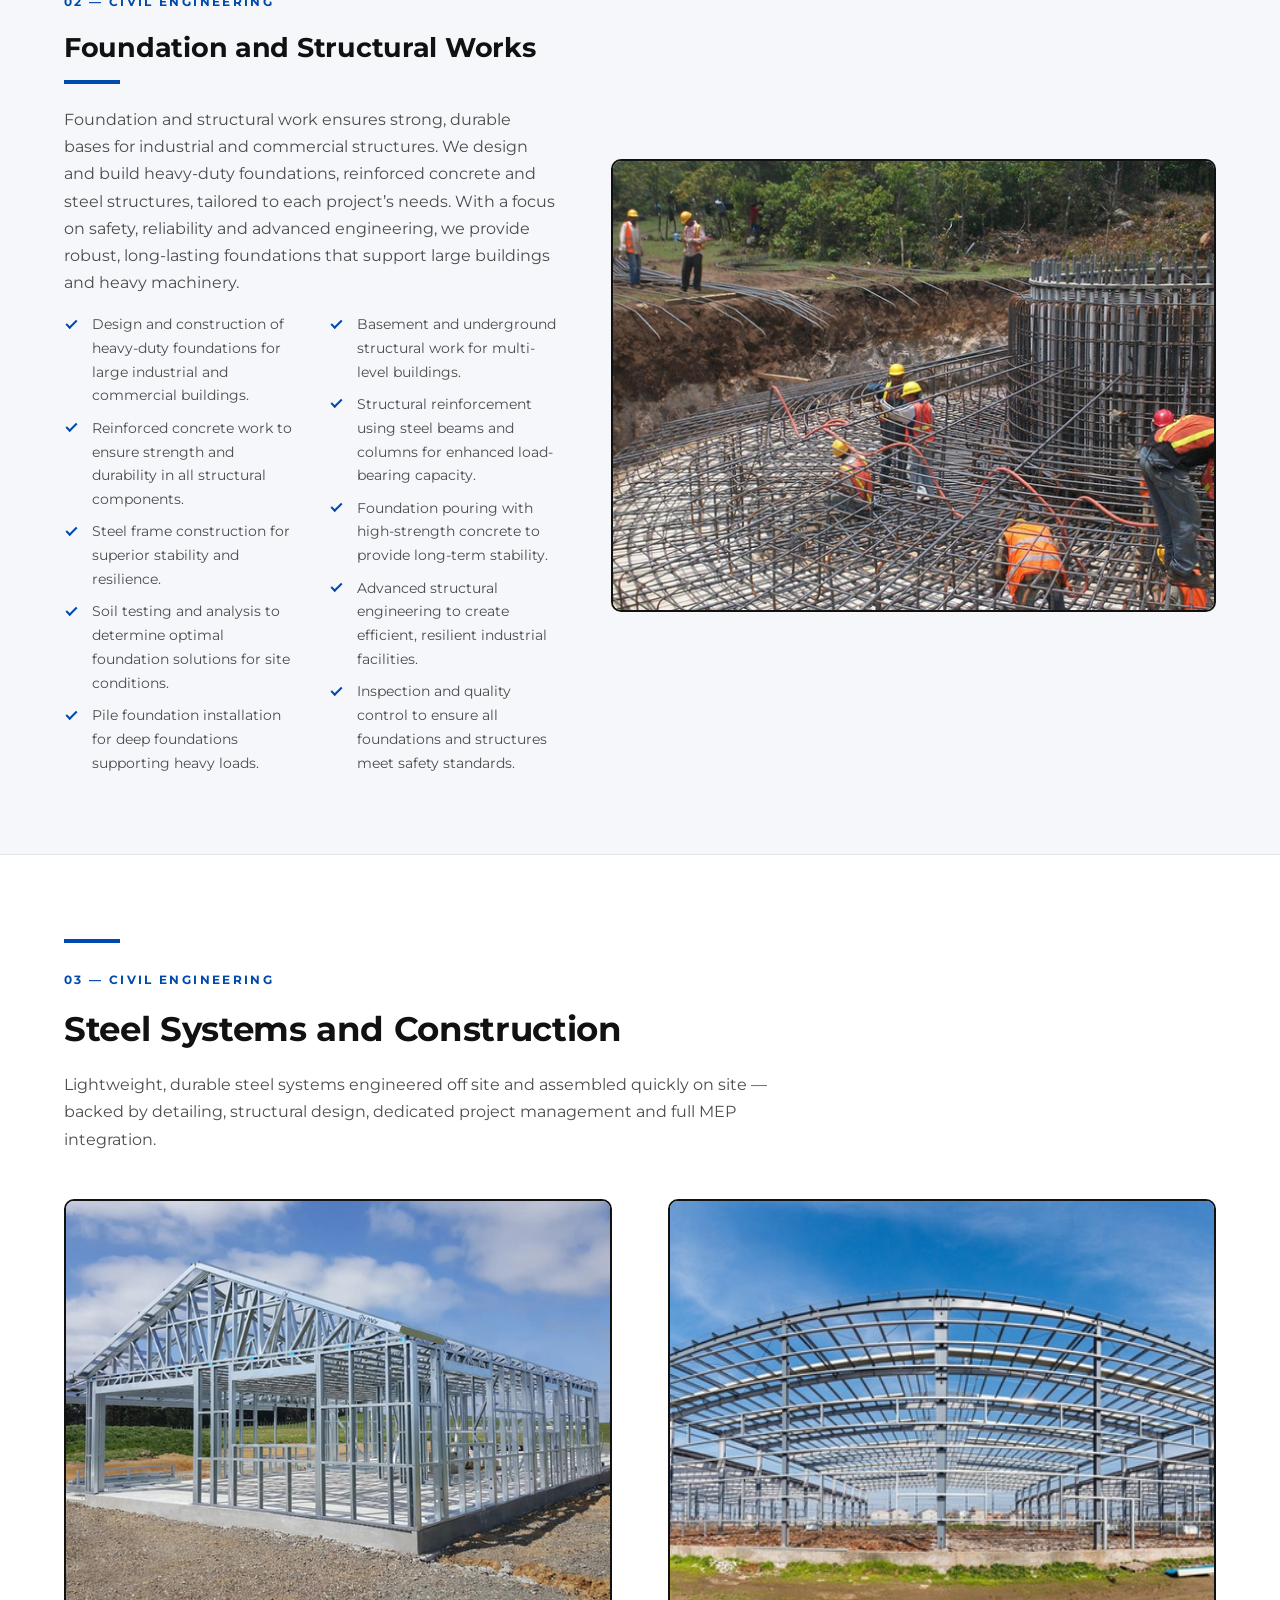
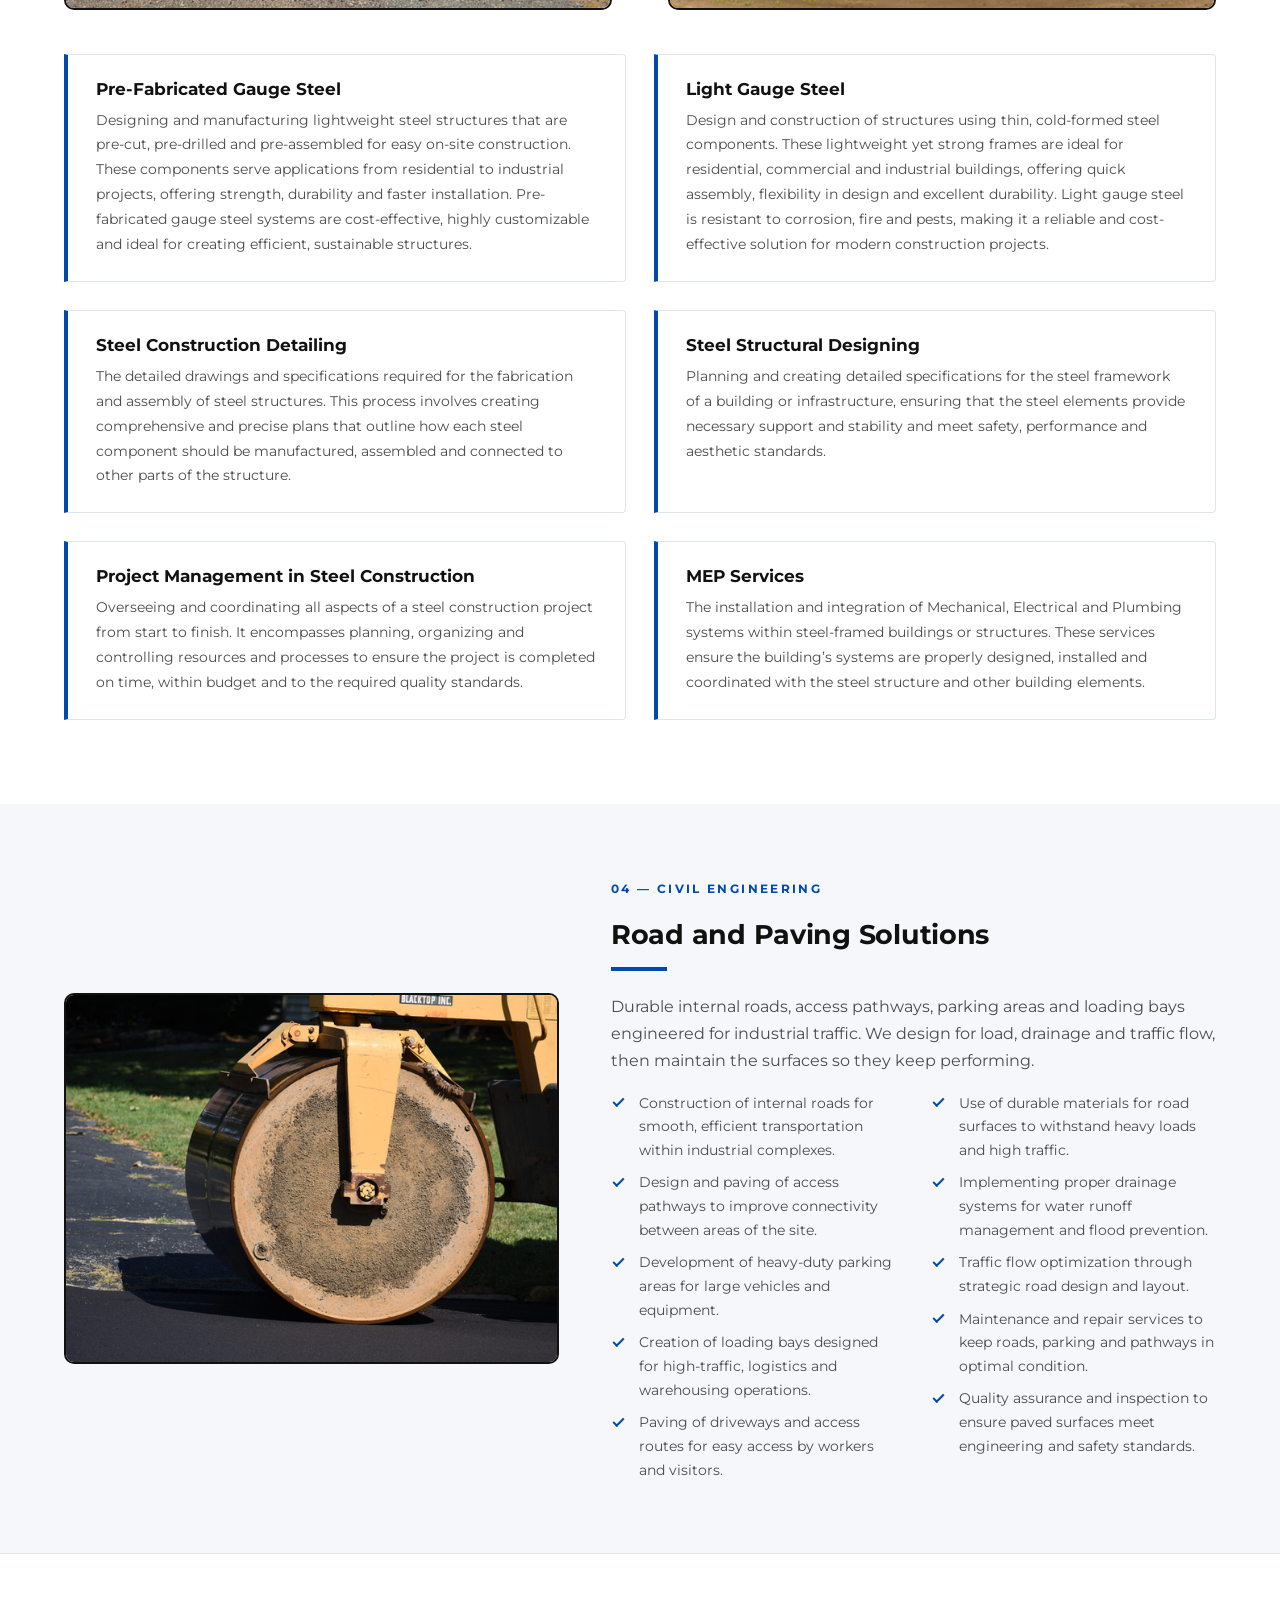
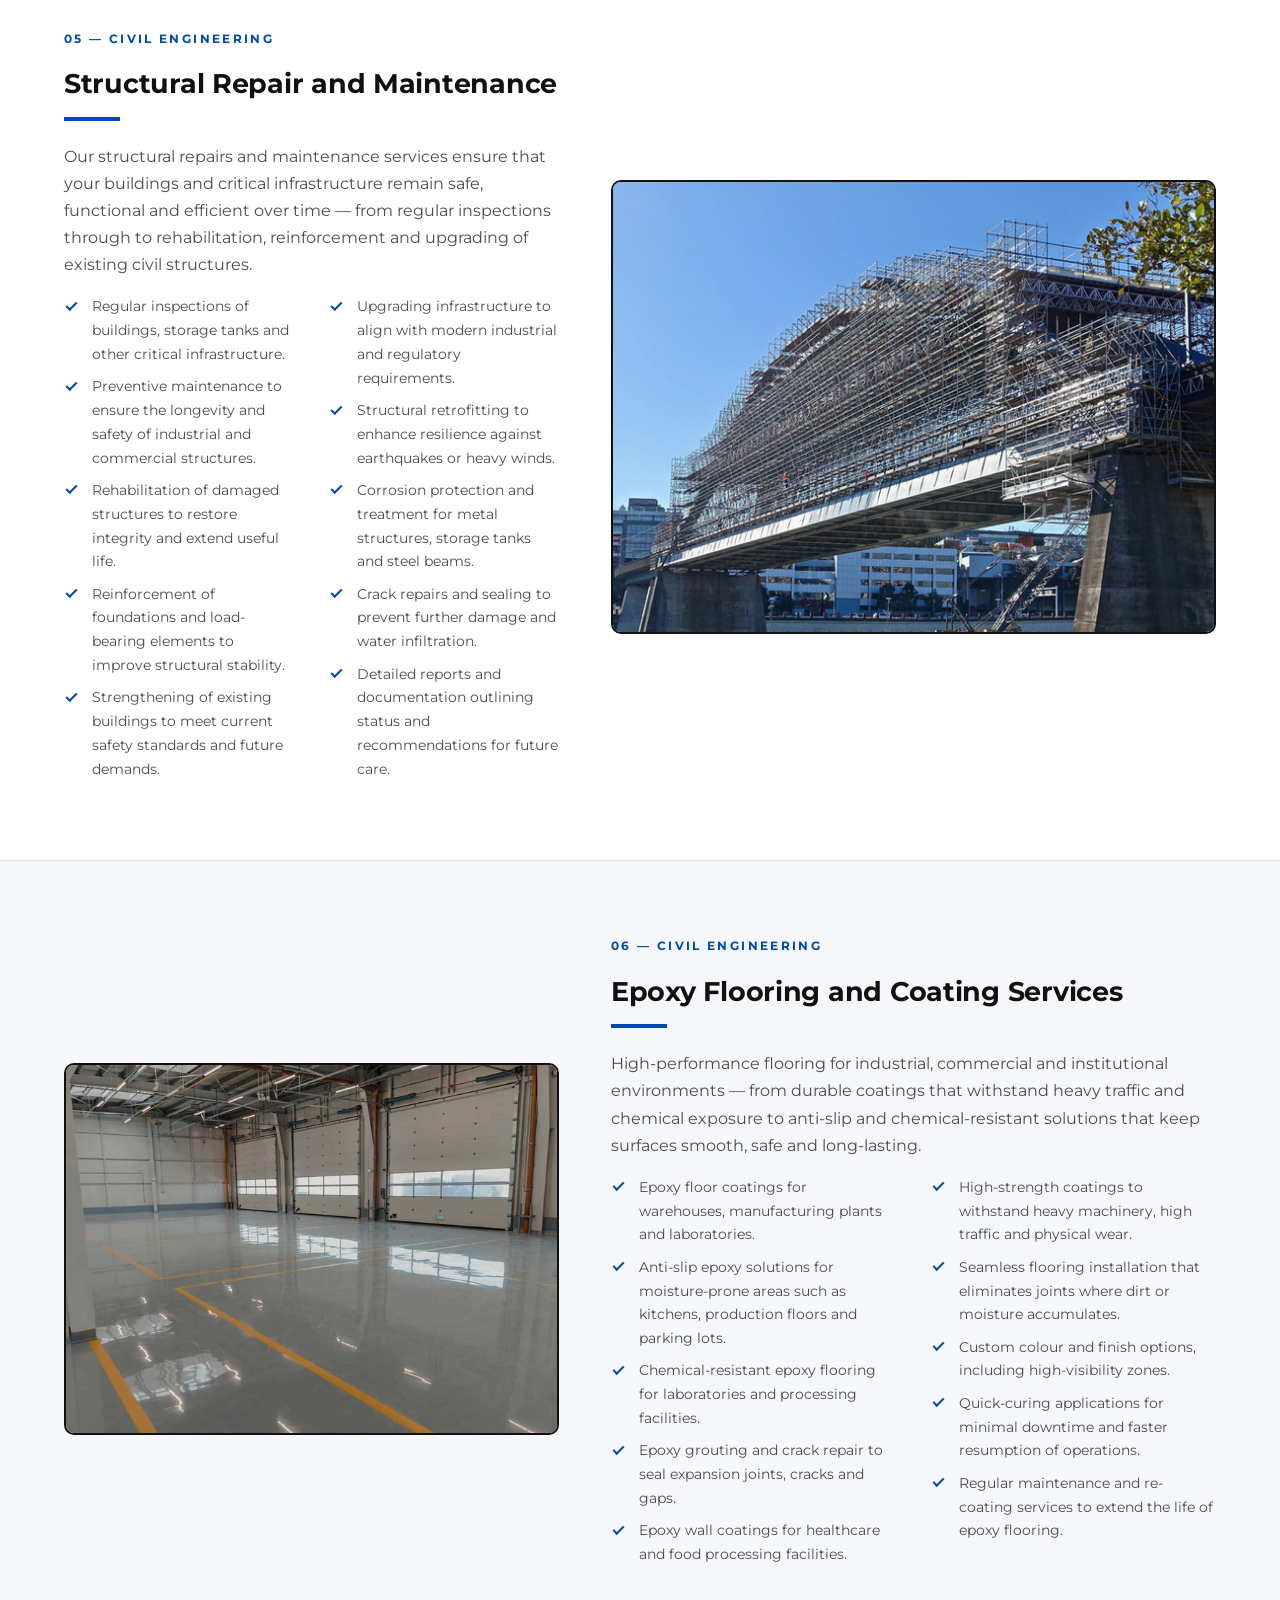
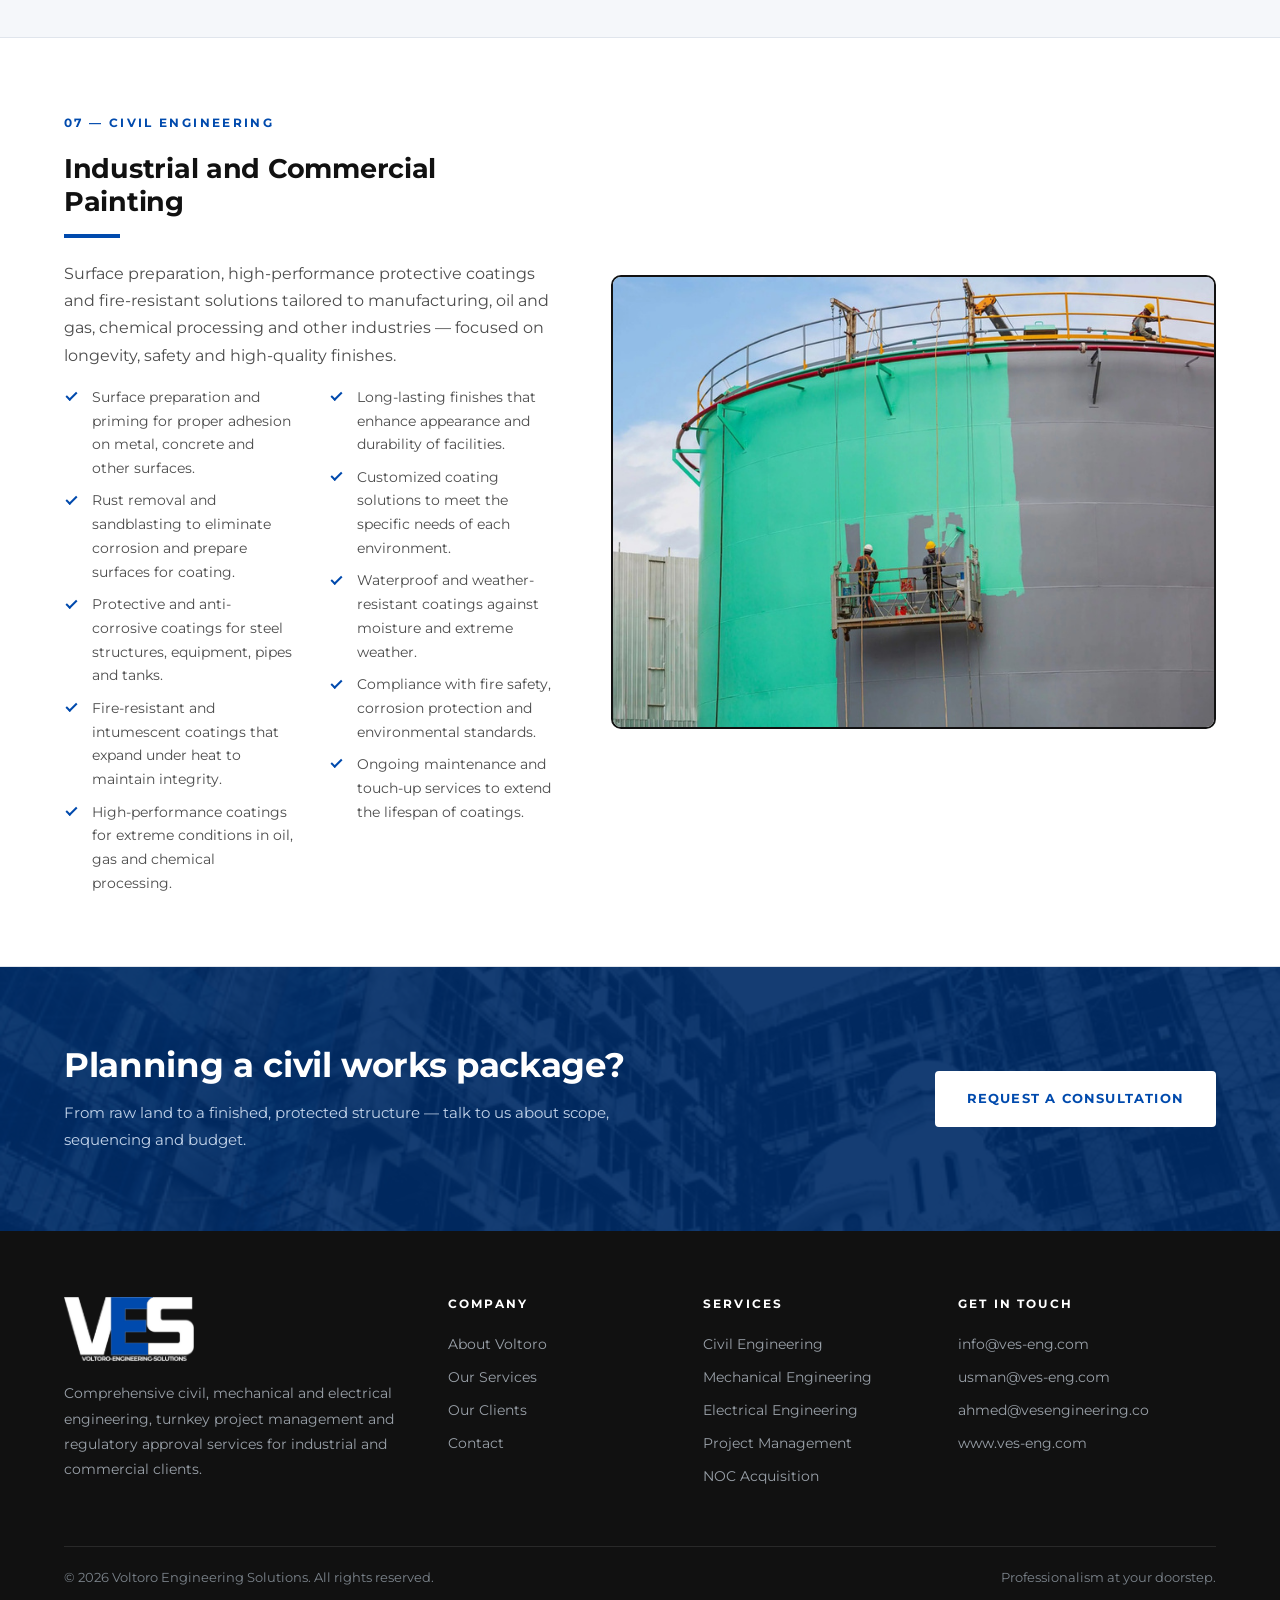
<file: civil-engineering.html>
<!DOCTYPE html>
<html lang="en">
<head>
<meta charset="utf-8">
<meta name="viewport" content="width=device-width, initial-scale=1">
<title>Civil Engineering Services | Voltoro Engineering Solutions</title>
<meta name="description" content="Site preparation, foundations and structural works, pre-fabricated steel, roads and paving, structural repair, epoxy flooring and industrial painting from Voltoro Engineering Solutions.">
<link rel="icon" href="assets/img/favicon.svg" type="image/svg+xml">
<link rel="preconnect" href="https://fonts.googleapis.com">
<link rel="preconnect" href="https://fonts.gstatic.com" crossorigin>
<link href="https://fonts.googleapis.com/css2?family=Archivo+Black&family=Montserrat:wght@400;500;600;700;800&display=swap" rel="stylesheet">
<link rel="stylesheet" href="assets/css/style.css">
</head>
<body>

<div class="topbar">
  <div class="wrap">
    <span class="topbar__tag">Professionalism at your doorstep</span>
    <div class="topbar__meta">
      <a href="mailto:info@ves-eng.com">info@ves-eng.com</a>
      <a href="https://www.ves-eng.com">www.ves-eng.com</a>
    </div>
  </div>
</div>

<header class="site-header">
  <div class="wrap">
    <a class="brand" href="index.html">
      <img src="assets/img/ves-logo.png" alt="Voltoro Engineering Solutions" width="1107" height="544">
    </a>

    <nav class="nav" id="primary-nav">
      <a href="index.html">Home</a>
      <a href="about.html">About</a>
      <div class="has-drop">
        <a href="services.html" class="is-active">Services</a>
        <div class="drop">
          <a href="civil-engineering.html">Civil Engineering</a>
          <a href="mechanical-engineering.html">Mechanical Engineering</a>
          <a href="electrical-engineering.html">Electrical Engineering</a>
          <a href="project-management.html">Project Management</a>
          <a href="noc-services.html">Government NOC Acquisition</a>
        </div>
      </div>
      <a href="clients.html">Clients</a>
      <a href="contact.html">Contact</a>
    </nav>

    <div class="header__cta">
      <a class="btn btn--primary" href="contact.html">Request a Consultation</a>
      <button class="nav-toggle" type="button" aria-label="Toggle navigation" aria-expanded="false" aria-controls="primary-nav">
        <span></span><span></span><span></span>
      </button>
    </div>
  </div>
</header>

<section class="banner" style="background-image:url('assets/img/foundation.jpg')">
  <div class="wrap">
    <p class="crumbs"><a href="index.html">Home</a> &nbsp;/&nbsp; <a href="services.html">Services</a> &nbsp;/&nbsp; Civil Engineering</p>
    <h1>Civil Engineering Services</h1>
    <p>The construction industry demands precision in design, procurement, execution and maintenance
       &mdash; ensuring quality, safety, cost efficiency and timely delivery. At Voltoro, we provide civil
       engineering solutions that meet the highest industry standards.</p>
  </div>
</section>

<section class="section--tight" style="background:var(--soft);border-bottom:1px solid var(--line)">
  <div class="wrap">
    <ul class="tags">
      <li><a href="#site-prep">Site Preparation</a></li>
      <li><a href="#foundation">Foundation &amp; Structural Works</a></li>
      <li><a href="#steel">Steel Systems</a></li>
      <li><a href="#roads">Roads &amp; Paving</a></li>
      <li><a href="#repair">Repair &amp; Maintenance</a></li>
      <li><a href="#epoxy">Epoxy Flooring</a></li>
      <li><a href="#painting">Industrial Painting</a></li>
    </ul>
  </div>
</section>

<!-- Site preparation -->
<section class="svc" id="site-prep">
  <div class="wrap">
    <div class="svc__grid">
      <div class="svc__media">
        <img src="assets/img/site-prep.jpg" alt="Site preparation works with scaffolding and stacked materials" loading="lazy">
      </div>
      <div>
        <span class="eyebrow eyebrow--dark">01 &mdash; Civil Engineering</span>
        <h2>Site Preparation and Land Development</h2>
        <div class="rule"></div>
        <p>Site preparation and land development are critical components of any construction project.
           These services ensure that the land is properly cleared, shaped and fortified to support future
           structures, utilities and infrastructure. With a focus on safety, efficiency and
           sustainability, we provide comprehensive solutions for transforming raw land into a functional
           and ready-to-build site.</p>
        <ul class="check check--2">
          <li>Clearing vegetation and debris to prepare the land for construction.</li>
          <li>Leveling and grading the land to create a stable and even surface for building foundations.</li>
          <li>Excavating trenches for foundations, utilities and drainage systems.</li>
          <li>Earth moving to reshape the site, removing or redistributing soil as needed.</li>
          <li>Installing underground utilities, such as water, sewer and electrical lines.</li>
          <li>Managing stormwater by installing drainage systems to prevent flooding and erosion.</li>
          <li>Implementing erosion control measures like silt fences, mulching and vegetation planting.</li>
          <li>Conducting soil compaction to ensure a solid base and prevent future settling.</li>
          <li>Performing site surveying to ensure accurate measurements for construction alignment.</li>
          <li>Preparing access roads to facilitate machinery movement and worker access to the site.</li>
        </ul>
      </div>
    </div>
  </div>
</section>

<!-- Foundation -->
<section class="svc svc--flip" id="foundation" style="background:var(--soft)">
  <div class="wrap">
    <div class="svc__grid">
      <div class="svc__media">
        <img src="assets/img/foundation.jpg" alt="Reinforcement cage being installed for a heavy-duty foundation" loading="lazy">
      </div>
      <div>
        <span class="eyebrow eyebrow--dark">02 &mdash; Civil Engineering</span>
        <h2>Foundation and Structural Works</h2>
        <div class="rule"></div>
        <p>Foundation and structural work ensures strong, durable bases for industrial and commercial
           structures. We design and build heavy-duty foundations, reinforced concrete and steel
           structures, tailored to each project&rsquo;s needs. With a focus on safety, reliability and
           advanced engineering, we provide robust, long-lasting foundations that support large buildings
           and heavy machinery.</p>
        <ul class="check check--2">
          <li>Design and construction of heavy-duty foundations for large industrial and commercial buildings.</li>
          <li>Reinforced concrete work to ensure strength and durability in all structural components.</li>
          <li>Steel frame construction for superior stability and resilience.</li>
          <li>Soil testing and analysis to determine optimal foundation solutions for site conditions.</li>
          <li>Pile foundation installation for deep foundations supporting heavy loads.</li>
          <li>Basement and underground structural work for multi-level buildings.</li>
          <li>Structural reinforcement using steel beams and columns for enhanced load-bearing capacity.</li>
          <li>Foundation pouring with high-strength concrete to provide long-term stability.</li>
          <li>Advanced structural engineering to create efficient, resilient industrial facilities.</li>
          <li>Inspection and quality control to ensure all foundations and structures meet safety standards.</li>
        </ul>
      </div>
    </div>
  </div>
</section>

<!-- Steel -->
<section class="section" id="steel">
  <div class="wrap">
    <div class="sec-head">
      <div class="rule"></div>
      <span class="eyebrow eyebrow--dark">03 &mdash; Civil Engineering</span>
      <h2>Steel Systems and Construction</h2>
      <p>Lightweight, durable steel systems engineered off site and assembled quickly on site &mdash;
         backed by detailing, structural design, dedicated project management and full MEP integration.</p>
    </div>

    <div class="split" style="margin-bottom:44px">
      <div class="split__media">
        <img src="assets/img/light-gauge-steel.jpg" alt="Light gauge steel frame erected on a concrete slab" loading="lazy">
      </div>
      <div class="split__media">
        <img src="assets/img/steel-structure.jpg" alt="Large steel frame industrial structure" loading="lazy">
      </div>
    </div>

    <div class="blocks">
      <div class="block">
        <h3>Pre-Fabricated Gauge Steel</h3>
        <p>Designing and manufacturing lightweight steel structures that are pre-cut, pre-drilled and
           pre-assembled for easy on-site construction. These components serve applications from
           residential to industrial projects, offering strength, durability and faster installation.
           Pre-fabricated gauge steel systems are cost-effective, highly customizable and ideal for
           creating efficient, sustainable structures.</p>
      </div>
      <div class="block">
        <h3>Light Gauge Steel</h3>
        <p>Design and construction of structures using thin, cold-formed steel components. These
           lightweight yet strong frames are ideal for residential, commercial and industrial buildings,
           offering quick assembly, flexibility in design and excellent durability. Light gauge steel is
           resistant to corrosion, fire and pests, making it a reliable and cost-effective solution for
           modern construction projects.</p>
      </div>
      <div class="block">
        <h3>Steel Construction Detailing</h3>
        <p>The detailed drawings and specifications required for the fabrication and assembly of steel
           structures. This process involves creating comprehensive and precise plans that outline how
           each steel component should be manufactured, assembled and connected to other parts of the
           structure.</p>
      </div>
      <div class="block">
        <h3>Steel Structural Designing</h3>
        <p>Planning and creating detailed specifications for the steel framework of a building or
           infrastructure, ensuring that the steel elements provide necessary support and stability and
           meet safety, performance and aesthetic standards.</p>
      </div>
      <div class="block">
        <h3>Project Management in Steel Construction</h3>
        <p>Overseeing and coordinating all aspects of a steel construction project from start to finish.
           It encompasses planning, organizing and controlling resources and processes to ensure the
           project is completed on time, within budget and to the required quality standards.</p>
      </div>
      <div class="block">
        <h3>MEP Services</h3>
        <p>The installation and integration of Mechanical, Electrical and Plumbing systems within
           steel-framed buildings or structures. These services ensure the building&rsquo;s systems are
           properly designed, installed and coordinated with the steel structure and other building
           elements.</p>
      </div>
    </div>
  </div>
</section>

<!-- Roads -->
<section class="svc" id="roads" style="background:var(--soft)">
  <div class="wrap">
    <div class="svc__grid">
      <div class="svc__media">
        <img src="assets/img/paving.jpg" alt="Road roller compacting fresh asphalt" loading="lazy">
      </div>
      <div>
        <span class="eyebrow eyebrow--dark">04 &mdash; Civil Engineering</span>
        <h2>Road and Paving Solutions</h2>
        <div class="rule"></div>
        <p>Durable internal roads, access pathways, parking areas and loading bays engineered for
           industrial traffic. We design for load, drainage and traffic flow, then maintain the surfaces so
           they keep performing.</p>
        <ul class="check check--2">
          <li>Construction of internal roads for smooth, efficient transportation within industrial complexes.</li>
          <li>Design and paving of access pathways to improve connectivity between areas of the site.</li>
          <li>Development of heavy-duty parking areas for large vehicles and equipment.</li>
          <li>Creation of loading bays designed for high-traffic, logistics and warehousing operations.</li>
          <li>Paving of driveways and access routes for easy access by workers and visitors.</li>
          <li>Use of durable materials for road surfaces to withstand heavy loads and high traffic.</li>
          <li>Implementing proper drainage systems for water runoff management and flood prevention.</li>
          <li>Traffic flow optimization through strategic road design and layout.</li>
          <li>Maintenance and repair services to keep roads, parking and pathways in optimal condition.</li>
          <li>Quality assurance and inspection to ensure paved surfaces meet engineering and safety standards.</li>
        </ul>
      </div>
    </div>
  </div>
</section>

<!-- Repair -->
<section class="svc svc--flip" id="repair">
  <div class="wrap">
    <div class="svc__grid">
      <div class="svc__media">
        <img src="assets/img/structural-repair.jpg" alt="Scaffolding erected around a bridge undergoing structural repair" loading="lazy">
      </div>
      <div>
        <span class="eyebrow eyebrow--dark">05 &mdash; Civil Engineering</span>
        <h2>Structural Repair and Maintenance</h2>
        <div class="rule"></div>
        <p>Our structural repairs and maintenance services ensure that your buildings and critical
           infrastructure remain safe, functional and efficient over time &mdash; from regular inspections
           through to rehabilitation, reinforcement and upgrading of existing civil structures.</p>
        <ul class="check check--2">
          <li>Regular inspections of buildings, storage tanks and other critical infrastructure.</li>
          <li>Preventive maintenance to ensure the longevity and safety of industrial and commercial structures.</li>
          <li>Rehabilitation of damaged structures to restore integrity and extend useful life.</li>
          <li>Reinforcement of foundations and load-bearing elements to improve structural stability.</li>
          <li>Strengthening of existing buildings to meet current safety standards and future demands.</li>
          <li>Upgrading infrastructure to align with modern industrial and regulatory requirements.</li>
          <li>Structural retrofitting to enhance resilience against earthquakes or heavy winds.</li>
          <li>Corrosion protection and treatment for metal structures, storage tanks and steel beams.</li>
          <li>Crack repairs and sealing to prevent further damage and water infiltration.</li>
          <li>Detailed reports and documentation outlining status and recommendations for future care.</li>
        </ul>
      </div>
    </div>
  </div>
</section>

<!-- Epoxy -->
<section class="svc" id="epoxy" style="background:var(--soft)">
  <div class="wrap">
    <div class="svc__grid">
      <div class="svc__media">
        <img src="assets/img/epoxy-flooring.jpg" alt="Seamless epoxy floor coating in an industrial warehouse" loading="lazy">
      </div>
      <div>
        <span class="eyebrow eyebrow--dark">06 &mdash; Civil Engineering</span>
        <h2>Epoxy Flooring and Coating Services</h2>
        <div class="rule"></div>
        <p>High-performance flooring for industrial, commercial and institutional environments &mdash; from
           durable coatings that withstand heavy traffic and chemical exposure to anti-slip and
           chemical-resistant solutions that keep surfaces smooth, safe and long-lasting.</p>
        <ul class="check check--2">
          <li>Epoxy floor coatings for warehouses, manufacturing plants and laboratories.</li>
          <li>Anti-slip epoxy solutions for moisture-prone areas such as kitchens, production floors and parking lots.</li>
          <li>Chemical-resistant epoxy flooring for laboratories and processing facilities.</li>
          <li>Epoxy grouting and crack repair to seal expansion joints, cracks and gaps.</li>
          <li>Epoxy wall coatings for healthcare and food processing facilities.</li>
          <li>High-strength coatings to withstand heavy machinery, high traffic and physical wear.</li>
          <li>Seamless flooring installation that eliminates joints where dirt or moisture accumulates.</li>
          <li>Custom colour and finish options, including high-visibility zones.</li>
          <li>Quick-curing applications for minimal downtime and faster resumption of operations.</li>
          <li>Regular maintenance and re-coating services to extend the life of epoxy flooring.</li>
        </ul>
      </div>
    </div>
  </div>
</section>

<!-- Painting -->
<section class="svc svc--flip" id="painting">
  <div class="wrap">
    <div class="svc__grid">
      <div class="svc__media">
        <img src="assets/img/industrial-painting.jpg" alt="Workers applying protective coating to a large storage tank" loading="lazy">
      </div>
      <div>
        <span class="eyebrow eyebrow--dark">07 &mdash; Civil Engineering</span>
        <h2>Industrial and Commercial Painting</h2>
        <div class="rule"></div>
        <p>Surface preparation, high-performance protective coatings and fire-resistant solutions tailored
           to manufacturing, oil and gas, chemical processing and other industries &mdash; focused on
           longevity, safety and high-quality finishes.</p>
        <ul class="check check--2">
          <li>Surface preparation and priming for proper adhesion on metal, concrete and other surfaces.</li>
          <li>Rust removal and sandblasting to eliminate corrosion and prepare surfaces for coating.</li>
          <li>Protective and anti-corrosive coatings for steel structures, equipment, pipes and tanks.</li>
          <li>Fire-resistant and intumescent coatings that expand under heat to maintain integrity.</li>
          <li>High-performance coatings for extreme conditions in oil, gas and chemical processing.</li>
          <li>Long-lasting finishes that enhance appearance and durability of facilities.</li>
          <li>Customized coating solutions to meet the specific needs of each environment.</li>
          <li>Waterproof and weather-resistant coatings against moisture and extreme weather.</li>
          <li>Compliance with fire safety, corrosion protection and environmental standards.</li>
          <li>Ongoing maintenance and touch-up services to extend the lifespan of coatings.</li>
        </ul>
      </div>
    </div>
  </div>
</section>

<section class="cta" style="background-image:url('assets/img/site-building.jpg')">
  <div class="wrap">
    <div>
      <h2>Planning a civil works package?</h2>
      <p>From raw land to a finished, protected structure &mdash; talk to us about scope, sequencing and
         budget.</p>
    </div>
    <a class="btn btn--primary" href="contact.html">Request a Consultation</a>
  </div>
</section>

<footer class="footer">
  <div class="wrap">
    <div class="footer__grid">
      <div>
        <a class="brand" href="index.html">
          <img src="assets/img/ves-logo-white.png" alt="Voltoro Engineering Solutions" width="1107" height="544">
        </a>
        <p class="footer__about">Comprehensive civil, mechanical and electrical engineering, turnkey
          project management and regulatory approval services for industrial and commercial clients.</p>
      </div>
      <div>
        <h4>Company</h4>
        <ul>
          <li><a href="about.html">About Voltoro</a></li>
          <li><a href="services.html">Our Services</a></li>
          <li><a href="clients.html">Our Clients</a></li>
          <li><a href="contact.html">Contact</a></li>
        </ul>
      </div>
      <div>
        <h4>Services</h4>
        <ul>
          <li><a href="civil-engineering.html">Civil Engineering</a></li>
          <li><a href="mechanical-engineering.html">Mechanical Engineering</a></li>
          <li><a href="electrical-engineering.html">Electrical Engineering</a></li>
          <li><a href="project-management.html">Project Management</a></li>
          <li><a href="noc-services.html">NOC Acquisition</a></li>
        </ul>
      </div>
      <div>
        <h4>Get in Touch</h4>
        <ul>
          <li><a href="mailto:info@ves-eng.com">info@ves-eng.com</a></li>
          <li><a href="mailto:usman@ves-eng.com">usman@ves-eng.com</a></li>
          <li><a href="mailto:ahmed@vesengineering.co">ahmed@vesengineering.co</a></li>
          <li><a href="https://www.ves-eng.com">www.ves-eng.com</a></li>
        </ul>
      </div>
    </div>
    <div class="footer__bottom">
      <span>&copy; <span data-year>2024</span> Voltoro Engineering Solutions. All rights reserved.</span>
      <span>Professionalism at your doorstep.</span>
    </div>
  </div>
</footer>

<script src="assets/js/main.js?v=20261007"></script>
</body>
</html>
</file>
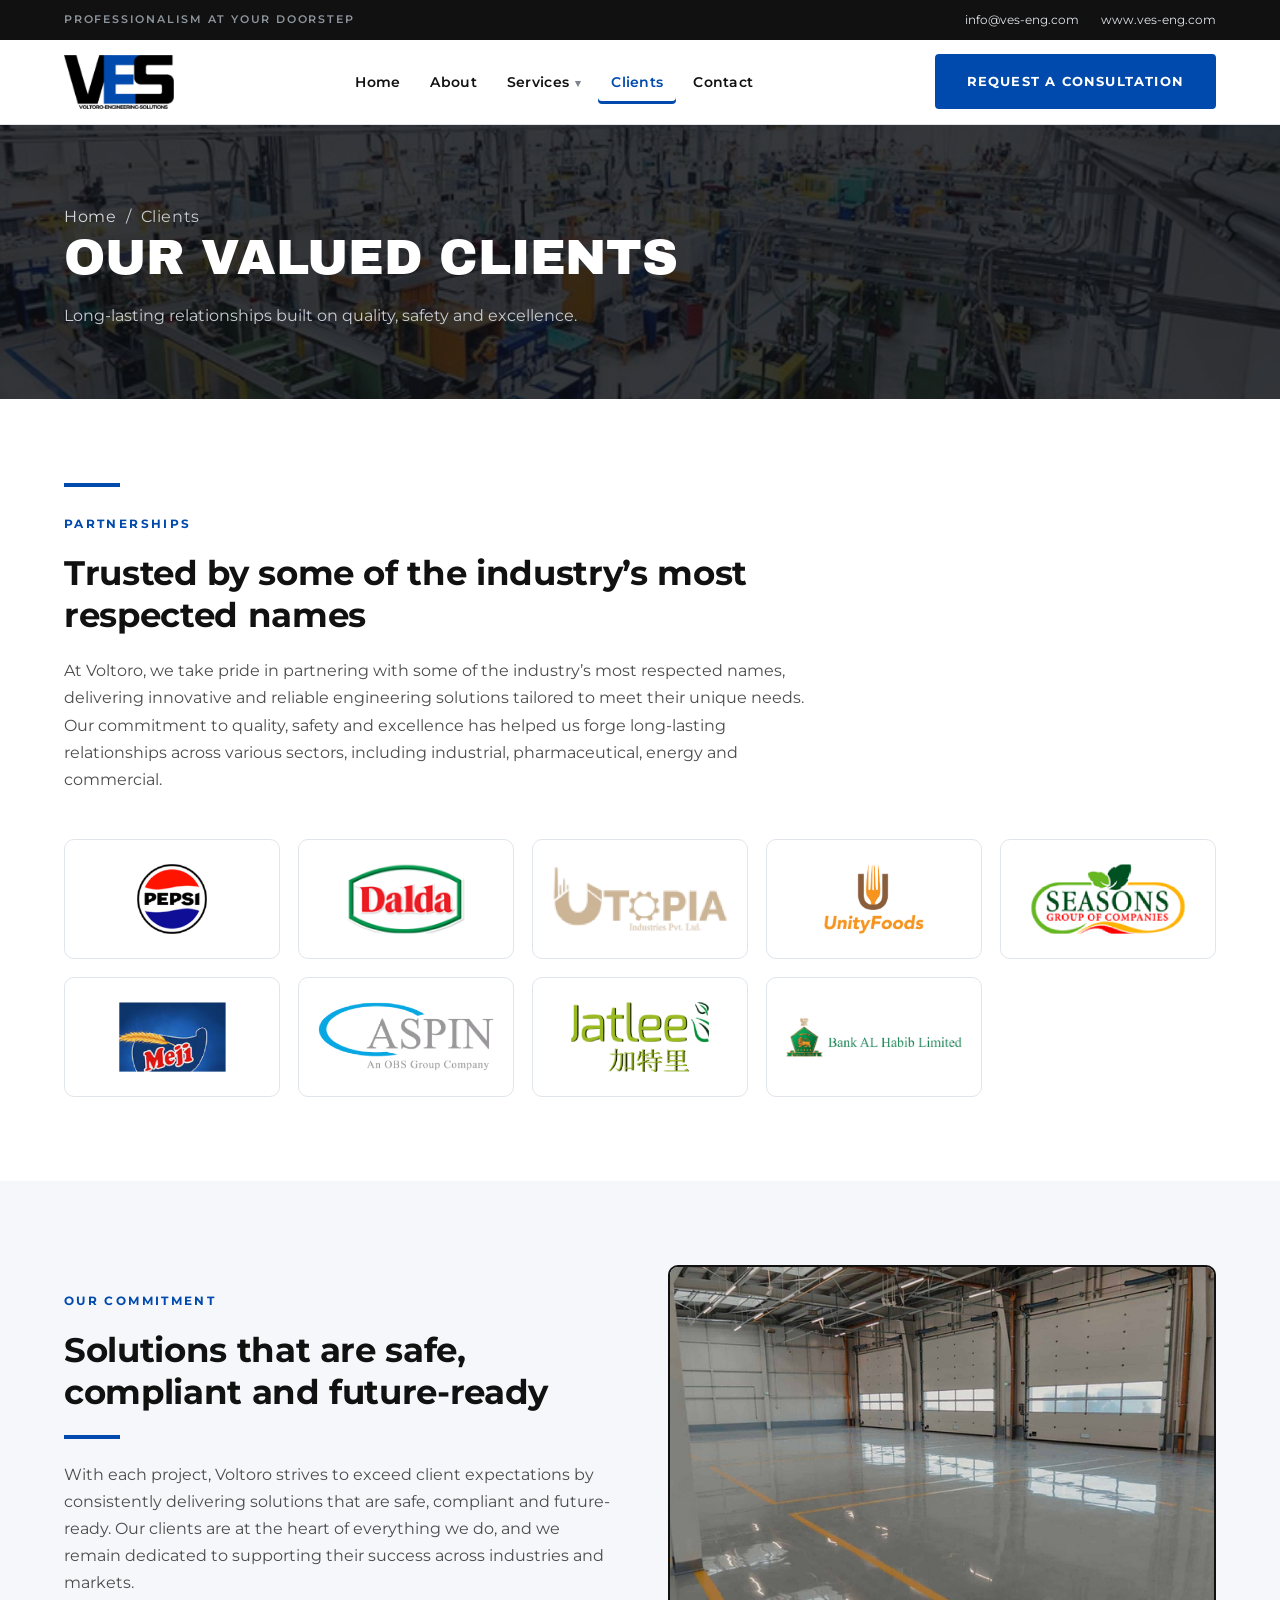
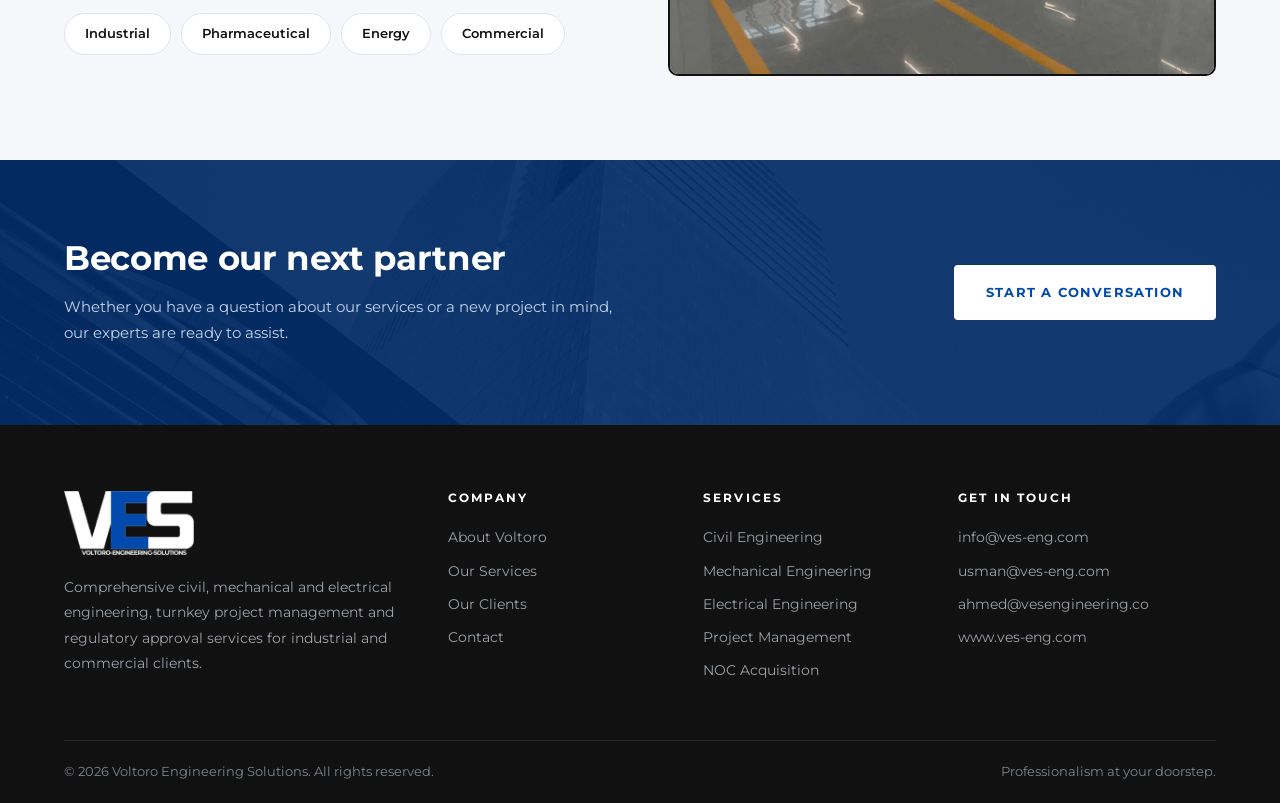
<file: clients.html>
<!DOCTYPE html>
<html lang="en">
<head>
<meta charset="utf-8">
<meta name="viewport" content="width=device-width, initial-scale=1">
<title>Our Clients | Voltoro Engineering Solutions</title>
<meta name="description" content="Voltoro partners with respected names across the industrial, pharmaceutical, energy and commercial sectors, delivering safe, compliant and future-ready engineering solutions.">
<link rel="icon" href="assets/img/favicon.svg" type="image/svg+xml">
<link rel="preconnect" href="https://fonts.googleapis.com">
<link rel="preconnect" href="https://fonts.gstatic.com" crossorigin>
<link href="https://fonts.googleapis.com/css2?family=Archivo+Black&family=Montserrat:wght@400;500;600;700;800&display=swap" rel="stylesheet">
<link rel="stylesheet" href="assets/css/style.css">
</head>
<body>

<div class="topbar">
  <div class="wrap">
    <span class="topbar__tag">Professionalism at your doorstep</span>
    <div class="topbar__meta">
      <a href="mailto:info@ves-eng.com">info@ves-eng.com</a>
      <a href="https://www.ves-eng.com">www.ves-eng.com</a>
    </div>
  </div>
</div>

<header class="site-header">
  <div class="wrap">
    <a class="brand" href="index.html">
      <img src="assets/img/ves-logo.png" alt="Voltoro Engineering Solutions" width="1107" height="544">
    </a>

    <nav class="nav" id="primary-nav">
      <a href="index.html">Home</a>
      <a href="about.html">About</a>
      <div class="has-drop">
        <a href="services.html">Services</a>
        <div class="drop">
          <a href="civil-engineering.html">Civil Engineering</a>
          <a href="mechanical-engineering.html">Mechanical Engineering</a>
          <a href="electrical-engineering.html">Electrical Engineering</a>
          <a href="project-management.html">Project Management</a>
          <a href="noc-services.html">Government NOC Acquisition</a>
        </div>
      </div>
      <a href="clients.html" class="is-active">Clients</a>
      <a href="contact.html">Contact</a>
    </nav>

    <div class="header__cta">
      <a class="btn btn--primary" href="contact.html">Request a Consultation</a>
      <button class="nav-toggle" type="button" aria-label="Toggle navigation" aria-expanded="false" aria-controls="primary-nav">
        <span></span><span></span><span></span>
      </button>
    </div>
  </div>
</header>

<section class="banner" style="background-image:url('assets/img/maintenance.jpg')">
  <div class="wrap">
    <p class="crumbs"><a href="index.html">Home</a> &nbsp;/&nbsp; Clients</p>
    <h1>Our Valued Clients</h1>
    <p>Long-lasting relationships built on quality, safety and excellence.</p>
  </div>
</section>

<section class="section">
  <div class="wrap">
    <div class="sec-head">
      <div class="rule"></div>
      <span class="eyebrow eyebrow--dark">Partnerships</span>
      <h2>Trusted by some of the industry&rsquo;s most respected names</h2>
      <p>At Voltoro, we take pride in partnering with some of the industry&rsquo;s most respected names,
         delivering innovative and reliable engineering solutions tailored to meet their unique needs. Our
         commitment to quality, safety and excellence has helped us forge long-lasting relationships
         across various sectors, including industrial, pharmaceutical, energy and commercial.</p>
    </div>

    <div class="clients">
      <div class="client"><img src="assets/img/clients/client-pepsi.png" alt="Pepsi" loading="lazy"></div>
      <div class="client"><img src="assets/img/clients/client-dalda.png" alt="Dalda" loading="lazy"></div>
      <div class="client"><img src="assets/img/clients/client-utopia.png" alt="Utopia Industries Pvt. Ltd." loading="lazy"></div>
      <div class="client"><img src="assets/img/clients/client-unityfoods.png" alt="Unity Foods" loading="lazy"></div>
      <div class="client"><img src="assets/img/clients/client-seasons.png" alt="Seasons Group of Companies" loading="lazy"></div>
      <div class="client"><img src="assets/img/clients/client-meiji.png" alt="Meiji" loading="lazy"></div>
      <div class="client"><img src="assets/img/clients/client-aspin.png" alt="Aspin, an OBS Group company" loading="lazy"></div>
      <div class="client"><img src="assets/img/clients/client-jatlee.png" alt="Jatlee" loading="lazy"></div>
      <div class="client"><img src="assets/img/clients/client-bankalhabib.png" alt="Bank AL Habib Limited" loading="lazy"></div>
    </div>
  </div>
</section>

<section class="section section--soft">
  <div class="wrap">
    <div class="split split--reverse">
      <div class="split__media">
        <img src="assets/img/epoxy-flooring.jpg" alt="Finished industrial facility with coated flooring" loading="lazy">
      </div>
      <div>
        <span class="eyebrow eyebrow--dark">Our Commitment</span>
        <h2>Solutions that are safe, compliant and future-ready</h2>
        <div class="rule"></div>
        <p>With each project, Voltoro strives to exceed client expectations by consistently delivering
           solutions that are safe, compliant and future-ready. Our clients are at the heart of everything
           we do, and we remain dedicated to supporting their success across industries and markets.</p>
        <ul class="tags">
          <li>Industrial</li>
          <li>Pharmaceutical</li>
          <li>Energy</li>
          <li>Commercial</li>
        </ul>
      </div>
    </div>
  </div>
</section>

<section class="cta" style="background-image:url('assets/img/tower.jpg')">
  <div class="wrap">
    <div>
      <h2>Become our next partner</h2>
      <p>Whether you have a question about our services or a new project in mind, our experts are ready to
         assist.</p>
    </div>
    <a class="btn btn--primary" href="contact.html">Start a Conversation</a>
  </div>
</section>

<footer class="footer">
  <div class="wrap">
    <div class="footer__grid">
      <div>
        <a class="brand" href="index.html">
          <img src="assets/img/ves-logo-white.png" alt="Voltoro Engineering Solutions" width="1107" height="544">
        </a>
        <p class="footer__about">Comprehensive civil, mechanical and electrical engineering, turnkey
          project management and regulatory approval services for industrial and commercial clients.</p>
      </div>
      <div>
        <h4>Company</h4>
        <ul>
          <li><a href="about.html">About Voltoro</a></li>
          <li><a href="services.html">Our Services</a></li>
          <li><a href="clients.html">Our Clients</a></li>
          <li><a href="contact.html">Contact</a></li>
        </ul>
      </div>
      <div>
        <h4>Services</h4>
        <ul>
          <li><a href="civil-engineering.html">Civil Engineering</a></li>
          <li><a href="mechanical-engineering.html">Mechanical Engineering</a></li>
          <li><a href="electrical-engineering.html">Electrical Engineering</a></li>
          <li><a href="project-management.html">Project Management</a></li>
          <li><a href="noc-services.html">NOC Acquisition</a></li>
        </ul>
      </div>
      <div>
        <h4>Get in Touch</h4>
        <ul>
          <li><a href="mailto:info@ves-eng.com">info@ves-eng.com</a></li>
          <li><a href="mailto:usman@ves-eng.com">usman@ves-eng.com</a></li>
          <li><a href="mailto:ahmed@vesengineering.co">ahmed@vesengineering.co</a></li>
          <li><a href="https://www.ves-eng.com">www.ves-eng.com</a></li>
        </ul>
      </div>
    </div>
    <div class="footer__bottom">
      <span>&copy; <span data-year>2024</span> Voltoro Engineering Solutions. All rights reserved.</span>
      <span>Professionalism at your doorstep.</span>
    </div>
  </div>
</footer>

<script src="assets/js/main.js?v=20261007"></script>
</body>
</html>
</file>
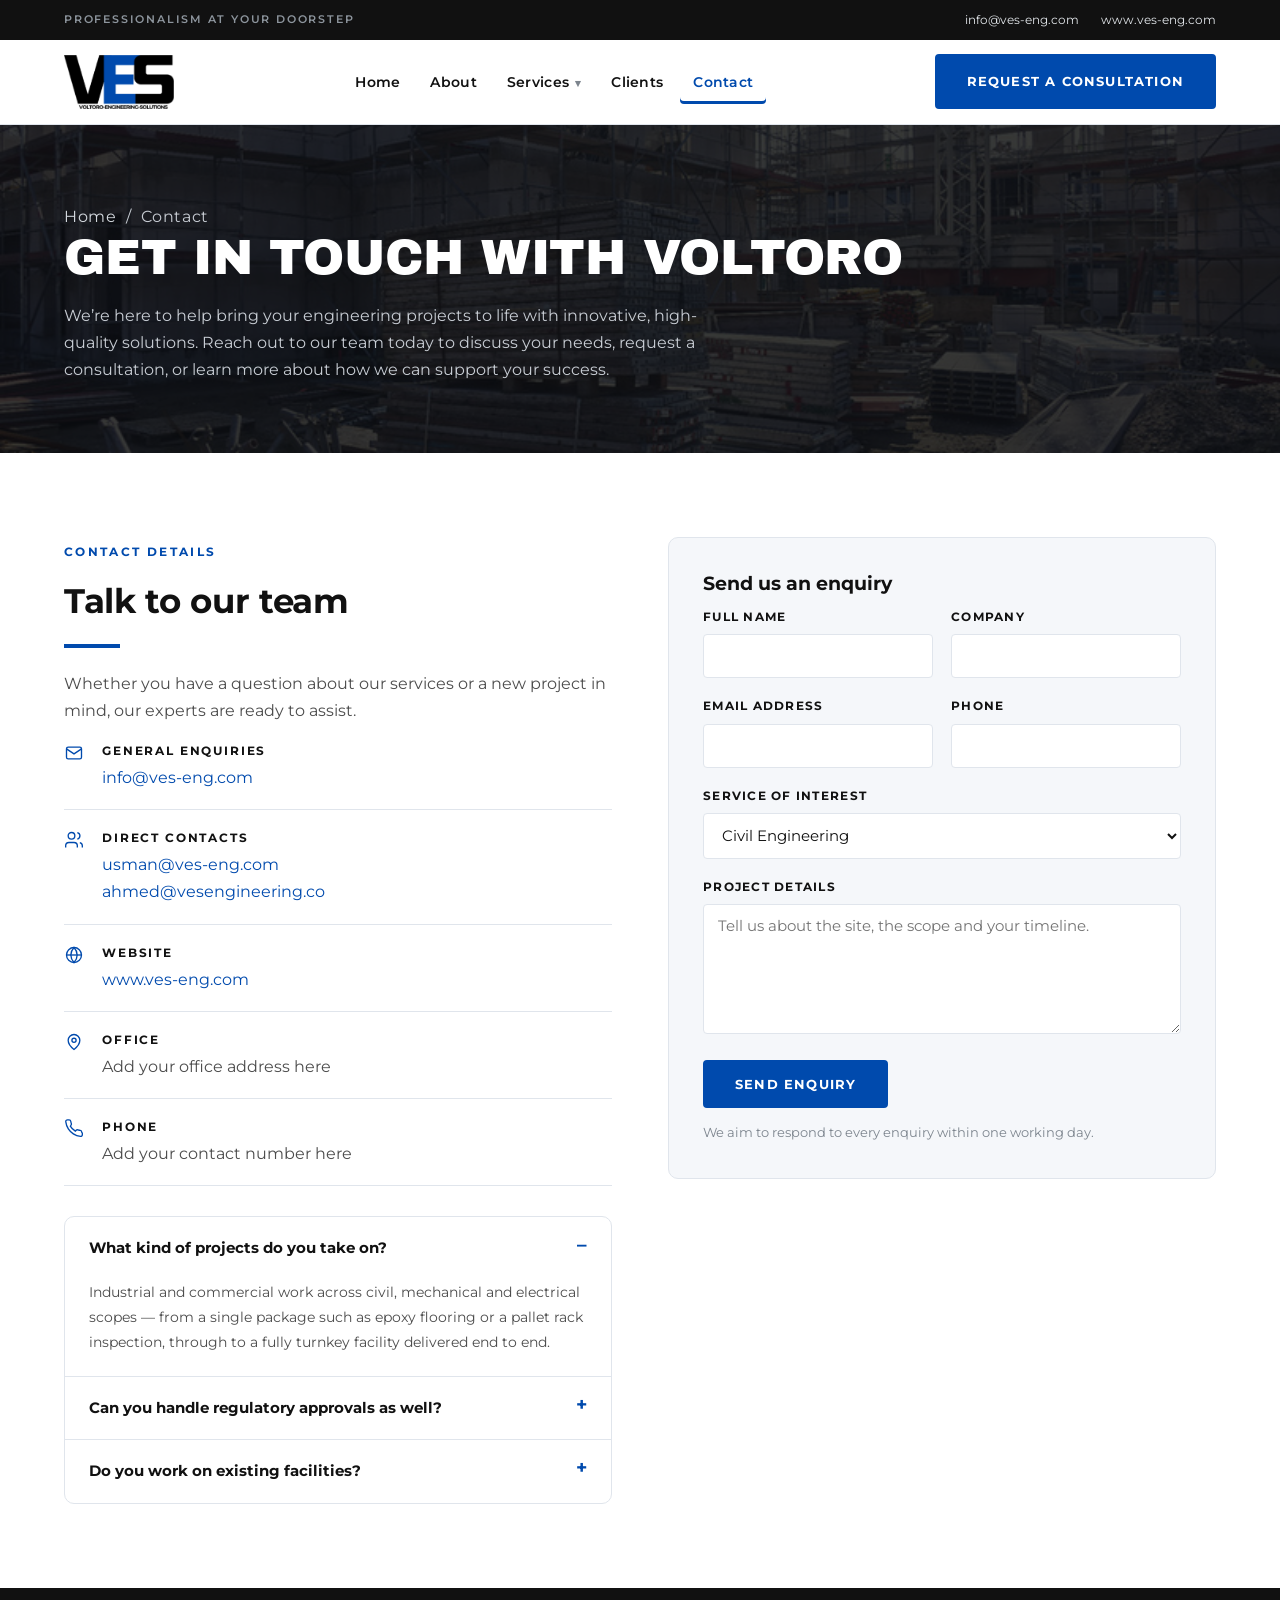
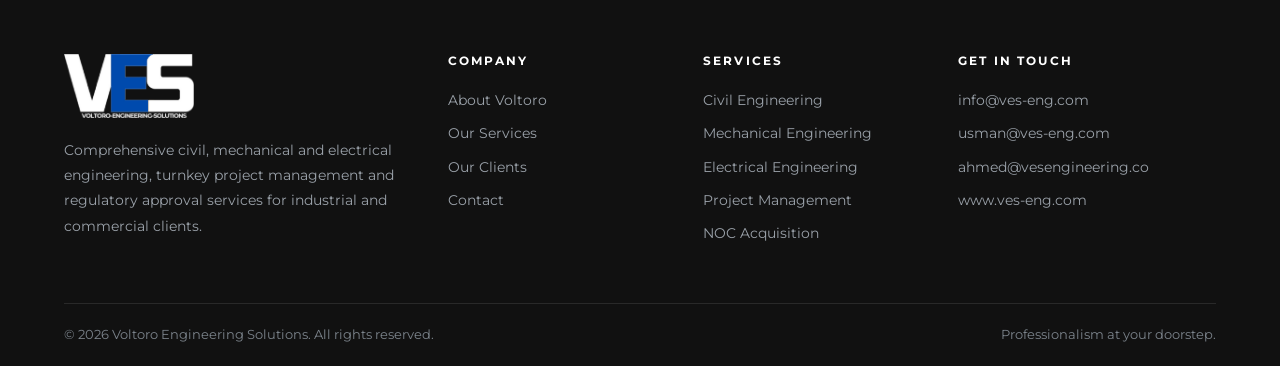
<file: contact.html>
<!DOCTYPE html>
<html lang="en">
<head>
<meta charset="utf-8">
<meta name="viewport" content="width=device-width, initial-scale=1">
<title>Contact Us | Voltoro Engineering Solutions</title>
<meta name="description" content="Get in touch with Voltoro Engineering Solutions to discuss your project, request a consultation or learn more about our civil, mechanical and electrical engineering services.">
<link rel="icon" href="assets/img/favicon.svg" type="image/svg+xml">
<link rel="preconnect" href="https://fonts.googleapis.com">
<link rel="preconnect" href="https://fonts.gstatic.com" crossorigin>
<link href="https://fonts.googleapis.com/css2?family=Archivo+Black&family=Montserrat:wght@400;500;600;700;800&display=swap" rel="stylesheet">
<link rel="stylesheet" href="assets/css/style.css">
</head>
<body>

<div class="topbar">
  <div class="wrap">
    <span class="topbar__tag">Professionalism at your doorstep</span>
    <div class="topbar__meta">
      <a href="mailto:info@ves-eng.com">info@ves-eng.com</a>
      <a href="https://www.ves-eng.com">www.ves-eng.com</a>
    </div>
  </div>
</div>

<header class="site-header">
  <div class="wrap">
    <a class="brand" href="index.html">
      <img src="assets/img/ves-logo.png" alt="Voltoro Engineering Solutions" width="1107" height="544">
    </a>

    <nav class="nav" id="primary-nav">
      <a href="index.html">Home</a>
      <a href="about.html">About</a>
      <div class="has-drop">
        <a href="services.html">Services</a>
        <div class="drop">
          <a href="civil-engineering.html">Civil Engineering</a>
          <a href="mechanical-engineering.html">Mechanical Engineering</a>
          <a href="electrical-engineering.html">Electrical Engineering</a>
          <a href="project-management.html">Project Management</a>
          <a href="noc-services.html">Government NOC Acquisition</a>
        </div>
      </div>
      <a href="clients.html">Clients</a>
      <a href="contact.html" class="is-active">Contact</a>
    </nav>

    <div class="header__cta">
      <a class="btn btn--primary" href="contact.html">Request a Consultation</a>
      <button class="nav-toggle" type="button" aria-label="Toggle navigation" aria-expanded="false" aria-controls="primary-nav">
        <span></span><span></span><span></span>
      </button>
    </div>
  </div>
</header>

<section class="banner" style="background-image:url('assets/img/site-prep.jpg')">
  <div class="wrap">
    <p class="crumbs"><a href="index.html">Home</a> &nbsp;/&nbsp; Contact</p>
    <h1>Get in Touch with Voltoro</h1>
    <p>We&rsquo;re here to help bring your engineering projects to life with innovative, high-quality
       solutions. Reach out to our team today to discuss your needs, request a consultation, or learn more
       about how we can support your success.</p>
  </div>
</section>

<section class="section">
  <div class="wrap">
    <div class="contact-grid">
      <div>
        <span class="eyebrow eyebrow--dark">Contact Details</span>
        <h2>Talk to our team</h2>
        <div class="rule"></div>
        <p>Whether you have a question about our services or a new project in mind, our experts are ready
           to assist.</p>

        <ul class="info-list">
          <li>
            <span class="info-list__ico">
              <svg viewBox="0 0 24 24"><rect x="3" y="5" width="18" height="14" rx="2"/><path d="M3 7l9 6 9-6"/></svg>
            </span>
            <span>
              <strong>General enquiries</strong>
              <a href="mailto:info@ves-eng.com">info@ves-eng.com</a>
            </span>
          </li>
          <li>
            <span class="info-list__ico">
              <svg viewBox="0 0 24 24"><path d="M16 21v-2a4 4 0 00-4-4H6a4 4 0 00-4 4v2"/><circle cx="9" cy="7" r="4"/><path d="M22 21v-2a4 4 0 00-3-3.9"/><path d="M16 3.1a4 4 0 010 7.8"/></svg>
            </span>
            <span>
              <strong>Direct contacts</strong>
              <a href="mailto:usman@ves-eng.com">usman@ves-eng.com</a><br>
              <a href="mailto:ahmed@vesengineering.co">ahmed@vesengineering.co</a>
            </span>
          </li>
          <li>
            <span class="info-list__ico">
              <svg viewBox="0 0 24 24"><circle cx="12" cy="12" r="9"/><path d="M3 12h18"/><path d="M12 3c2.5 2.7 3.8 5.8 3.8 9S14.5 18.3 12 21c-2.5-2.7-3.8-5.8-3.8-9S9.5 5.7 12 3z"/></svg>
            </span>
            <span>
              <strong>Website</strong>
              <a href="https://www.ves-eng.com">www.ves-eng.com</a>
            </span>
          </li>
          <li>
            <span class="info-list__ico">
              <svg viewBox="0 0 24 24"><path d="M12 21s7-5.4 7-11a7 7 0 10-14 0c0 5.6 7 11 7 11z"/><circle cx="12" cy="10" r="2.5"/></svg>
            </span>
            <span>
              <strong>Office</strong>
              Add your office address here
            </span>
          </li>
          <li>
            <span class="info-list__ico">
              <svg viewBox="0 0 24 24"><path d="M22 16.9v2a2 2 0 01-2.2 2 19.8 19.8 0 01-8.6-3.1 19.5 19.5 0 01-6-6A19.8 19.8 0 012.1 3.2 2 2 0 014.1 1h2a2 2 0 012 1.7c.1 1 .4 1.9.7 2.8a2 2 0 01-.5 2.1L7.6 8.6a16 16 0 006 6l1-1.1a2 2 0 012.1-.5c.9.3 1.8.6 2.8.7a2 2 0 011.7 2z"/></svg>
            </span>
            <span>
              <strong>Phone</strong>
              Add your contact number here
            </span>
          </li>
        </ul>

        <div class="faq">
          <details open>
            <summary>What kind of projects do you take on?</summary>
            <p>Industrial and commercial work across civil, mechanical and electrical scopes &mdash; from a
               single package such as epoxy flooring or a pallet rack inspection, through to a fully
               turnkey facility delivered end to end.</p>
          </details>
          <details>
            <summary>Can you handle regulatory approvals as well?</summary>
            <p>Yes. Our NOC compliance team works alongside the technical scope, handling documentation and
               liaison with government authorities through to final approval.</p>
          </details>
          <details>
            <summary>Do you work on existing facilities?</summary>
            <p>Regularly. Structural inspections and rehabilitation, electrical gap analysis, maintenance
               and reliability programmes and equipment upgrades are a core part of what we do.</p>
          </details>
        </div>
      </div>

      <div>
        <form class="form" id="enquiry-form" novalidate>
          <h3 style="margin-top:0">Send us an enquiry</h3>
          <div class="field-row">
            <div class="field">
              <label for="name">Full name</label>
              <input type="text" id="name" name="name" required>
            </div>
            <div class="field">
              <label for="company">Company</label>
              <input type="text" id="company" name="company">
            </div>
          </div>
          <div class="field-row">
            <div class="field">
              <label for="email">Email address</label>
              <input type="email" id="email" name="email" required>
            </div>
            <div class="field">
              <label for="phone">Phone</label>
              <input type="tel" id="phone" name="phone">
            </div>
          </div>
          <div class="field">
            <label for="service">Service of interest</label>
            <select id="service" name="service">
              <option>Civil Engineering</option>
              <option>Mechanical Engineering</option>
              <option>Electrical Engineering</option>
              <option>Project Management</option>
              <option>Government NOC Acquisition</option>
              <option>Other / Not sure yet</option>
            </select>
          </div>
          <div class="field">
            <label for="message">Project details</label>
            <textarea id="message" name="message" placeholder="Tell us about the site, the scope and your timeline."></textarea>
          </div>
          <button class="btn btn--primary" type="submit">Send Enquiry</button>
          <p class="form-note">We aim to respond to every enquiry within one working day.</p>
          <div class="form-msg" id="form-msg">
            Thanks &mdash; your email client should now be open with the enquiry ready to send. If it did
            not open, email us directly at info@ves-eng.com.
          </div>
        </form>
      </div>
    </div>
  </div>
</section>

<footer class="footer">
  <div class="wrap">
    <div class="footer__grid">
      <div>
        <a class="brand" href="index.html">
          <img src="assets/img/ves-logo-white.png" alt="Voltoro Engineering Solutions" width="1107" height="544">
        </a>
        <p class="footer__about">Comprehensive civil, mechanical and electrical engineering, turnkey
          project management and regulatory approval services for industrial and commercial clients.</p>
      </div>
      <div>
        <h4>Company</h4>
        <ul>
          <li><a href="about.html">About Voltoro</a></li>
          <li><a href="services.html">Our Services</a></li>
          <li><a href="clients.html">Our Clients</a></li>
          <li><a href="contact.html">Contact</a></li>
        </ul>
      </div>
      <div>
        <h4>Services</h4>
        <ul>
          <li><a href="civil-engineering.html">Civil Engineering</a></li>
          <li><a href="mechanical-engineering.html">Mechanical Engineering</a></li>
          <li><a href="electrical-engineering.html">Electrical Engineering</a></li>
          <li><a href="project-management.html">Project Management</a></li>
          <li><a href="noc-services.html">NOC Acquisition</a></li>
        </ul>
      </div>
      <div>
        <h4>Get in Touch</h4>
        <ul>
          <li><a href="mailto:info@ves-eng.com">info@ves-eng.com</a></li>
          <li><a href="mailto:usman@ves-eng.com">usman@ves-eng.com</a></li>
          <li><a href="mailto:ahmed@vesengineering.co">ahmed@vesengineering.co</a></li>
          <li><a href="https://www.ves-eng.com">www.ves-eng.com</a></li>
        </ul>
      </div>
    </div>
    <div class="footer__bottom">
      <span>&copy; <span data-year>2024</span> Voltoro Engineering Solutions. All rights reserved.</span>
      <span>Professionalism at your doorstep.</span>
    </div>
  </div>
</footer>

<script src="assets/js/main.js?v=20261007"></script>
</body>
</html>
</file>
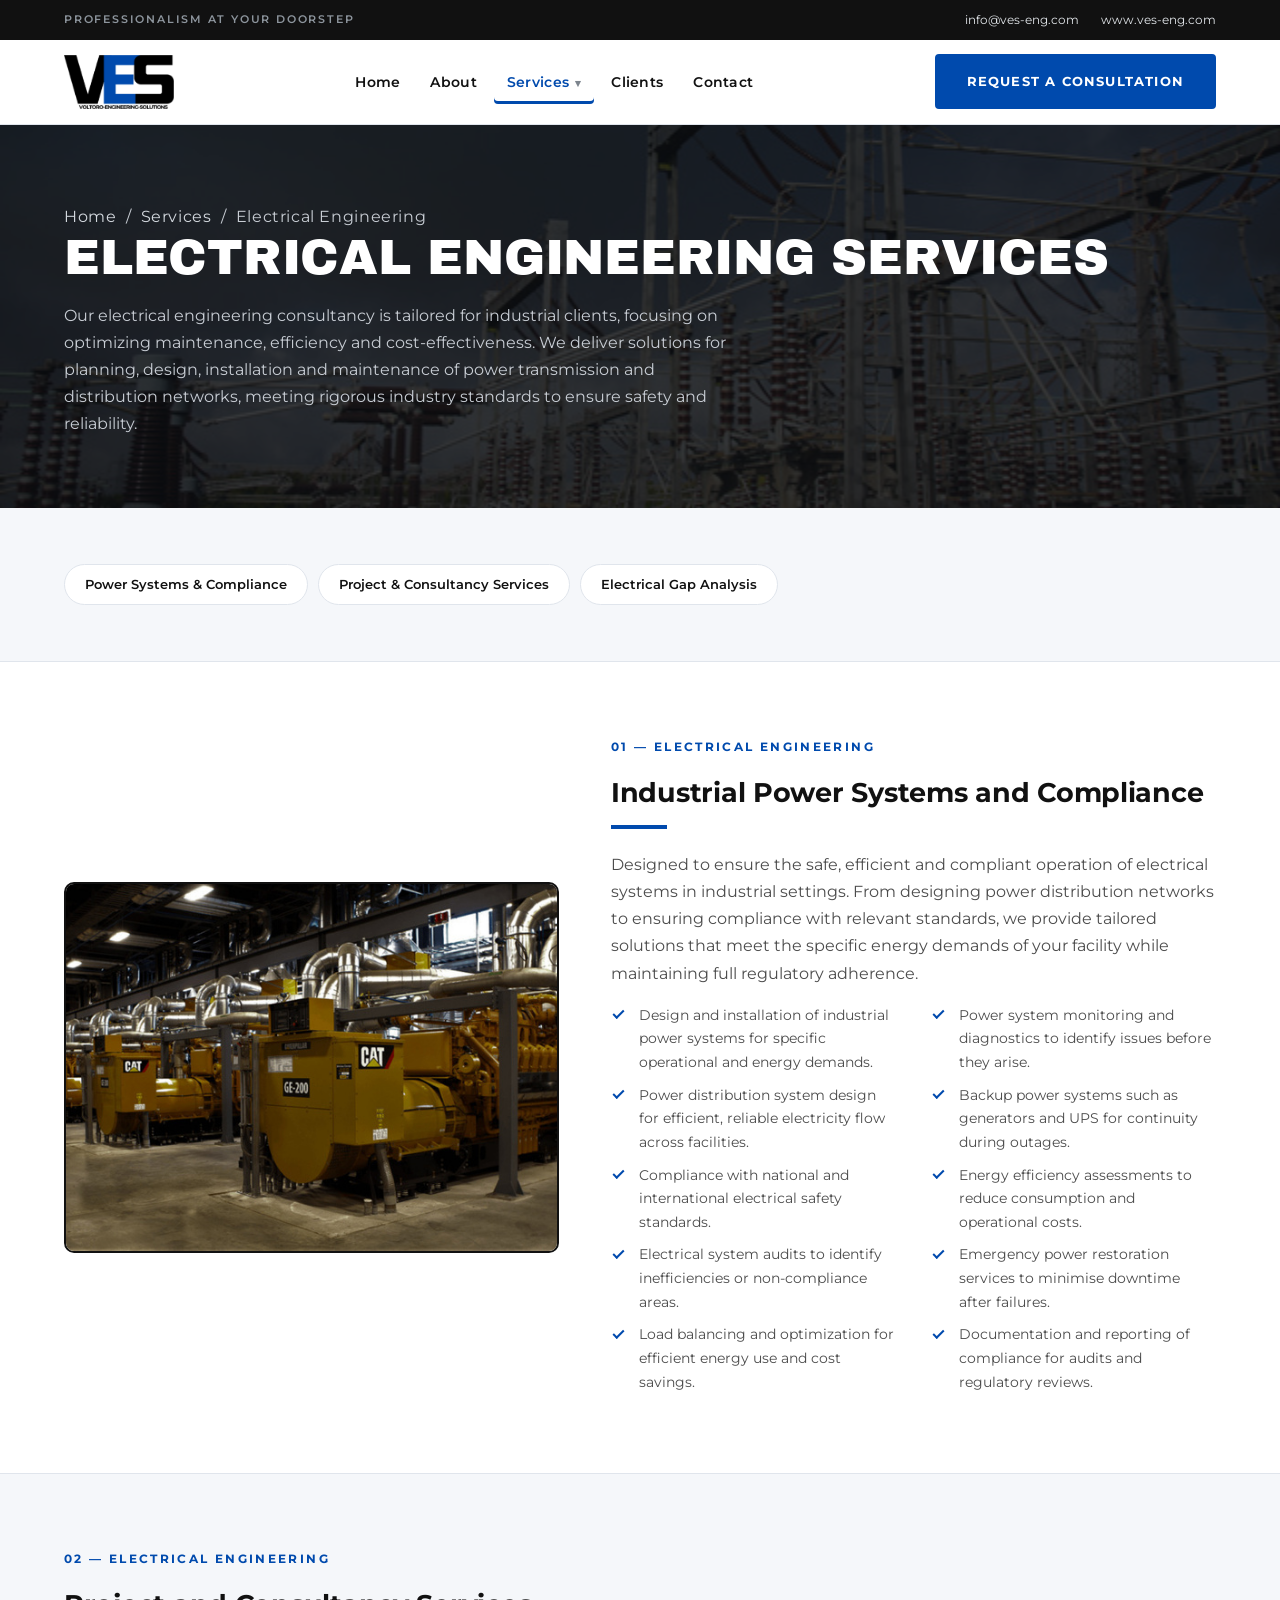
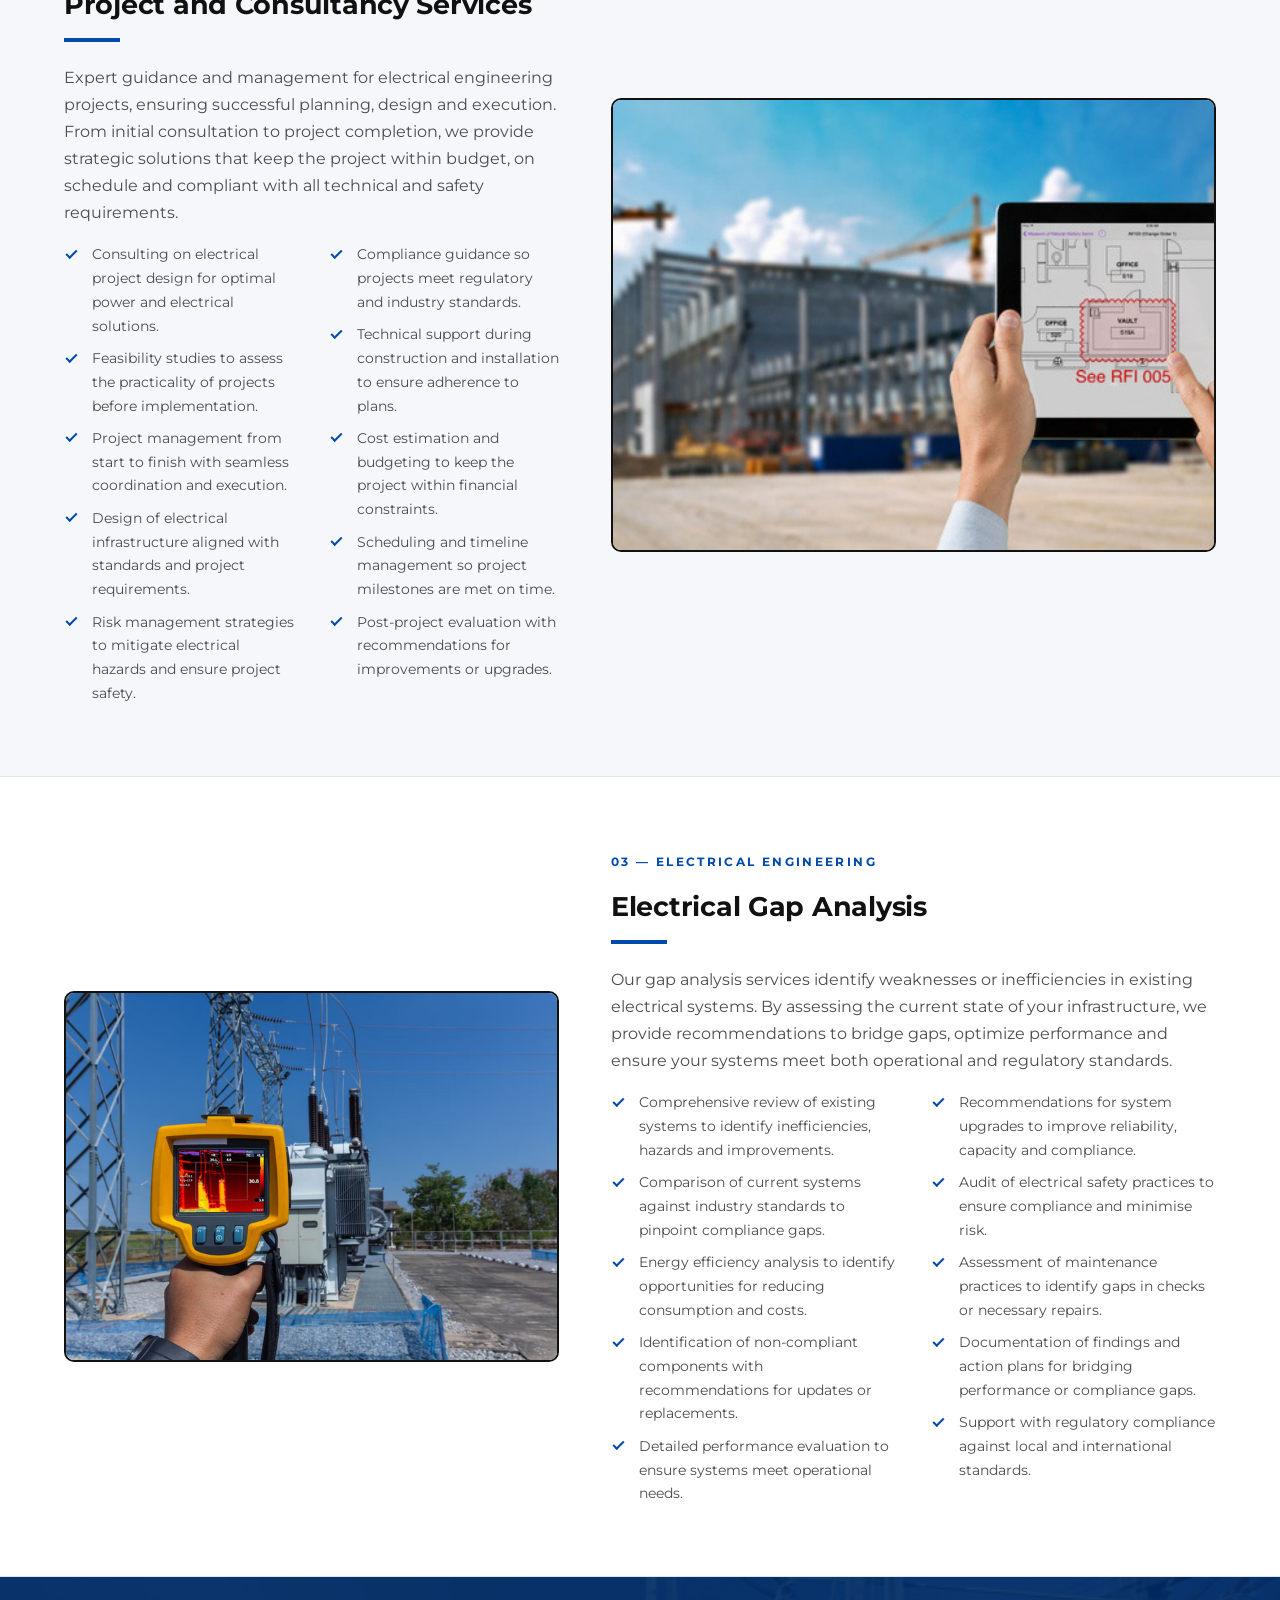
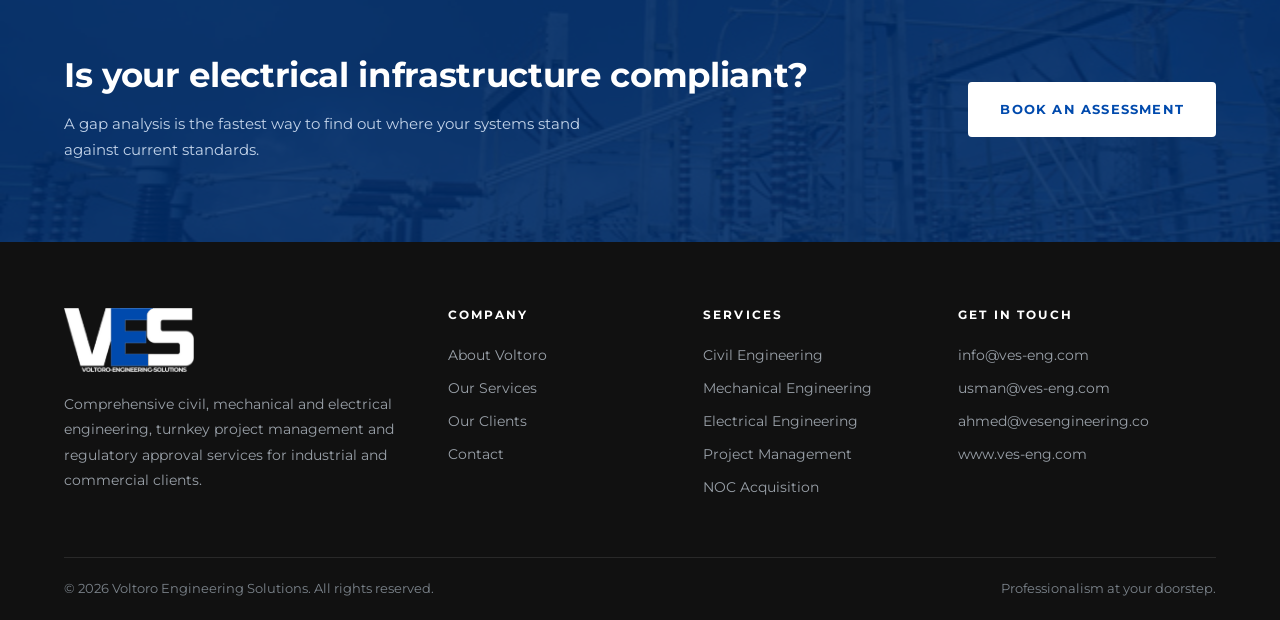
<file: electrical-engineering.html>
<!DOCTYPE html>
<html lang="en">
<head>
<meta charset="utf-8">
<meta name="viewport" content="width=device-width, initial-scale=1">
<title>Electrical Engineering Services | Voltoro Engineering Solutions</title>
<meta name="description" content="Industrial power systems and compliance, electrical project and consultancy services, and electrical gap analysis for industrial facilities from Voltoro Engineering Solutions.">
<link rel="icon" href="assets/img/favicon.svg" type="image/svg+xml">
<link rel="preconnect" href="https://fonts.googleapis.com">
<link rel="preconnect" href="https://fonts.gstatic.com" crossorigin>
<link href="https://fonts.googleapis.com/css2?family=Archivo+Black&family=Montserrat:wght@400;500;600;700;800&display=swap" rel="stylesheet">
<link rel="stylesheet" href="assets/css/style.css">
</head>
<body>

<div class="topbar">
  <div class="wrap">
    <span class="topbar__tag">Professionalism at your doorstep</span>
    <div class="topbar__meta">
      <a href="mailto:info@ves-eng.com">info@ves-eng.com</a>
      <a href="https://www.ves-eng.com">www.ves-eng.com</a>
    </div>
  </div>
</div>

<header class="site-header">
  <div class="wrap">
    <a class="brand" href="index.html">
      <img src="assets/img/ves-logo.png" alt="Voltoro Engineering Solutions" width="1107" height="544">
    </a>

    <nav class="nav" id="primary-nav">
      <a href="index.html">Home</a>
      <a href="about.html">About</a>
      <div class="has-drop">
        <a href="services.html" class="is-active">Services</a>
        <div class="drop">
          <a href="civil-engineering.html">Civil Engineering</a>
          <a href="mechanical-engineering.html">Mechanical Engineering</a>
          <a href="electrical-engineering.html">Electrical Engineering</a>
          <a href="project-management.html">Project Management</a>
          <a href="noc-services.html">Government NOC Acquisition</a>
        </div>
      </div>
      <a href="clients.html">Clients</a>
      <a href="contact.html">Contact</a>
    </nav>

    <div class="header__cta">
      <a class="btn btn--primary" href="contact.html">Request a Consultation</a>
      <button class="nav-toggle" type="button" aria-label="Toggle navigation" aria-expanded="false" aria-controls="primary-nav">
        <span></span><span></span><span></span>
      </button>
    </div>
  </div>
</header>

<section class="banner" style="background-image:url('assets/img/substation.jpg')">
  <div class="wrap">
    <p class="crumbs"><a href="index.html">Home</a> &nbsp;/&nbsp; <a href="services.html">Services</a> &nbsp;/&nbsp; Electrical Engineering</p>
    <h1>Electrical Engineering Services</h1>
    <p>Our electrical engineering consultancy is tailored for industrial clients, focusing on optimizing
       maintenance, efficiency and cost-effectiveness. We deliver solutions for planning, design,
       installation and maintenance of power transmission and distribution networks, meeting rigorous
       industry standards to ensure safety and reliability.</p>
  </div>
</section>

<section class="section--tight" style="background:var(--soft);border-bottom:1px solid var(--line)">
  <div class="wrap">
    <ul class="tags">
      <li><a href="#power">Power Systems &amp; Compliance</a></li>
      <li><a href="#consultancy">Project &amp; Consultancy Services</a></li>
      <li><a href="#gap">Electrical Gap Analysis</a></li>
    </ul>
  </div>
</section>

<section class="svc" id="power">
  <div class="wrap">
    <div class="svc__grid">
      <div class="svc__media">
        <img src="assets/img/power-systems.jpg" alt="Row of industrial standby generator sets" loading="lazy">
      </div>
      <div>
        <span class="eyebrow eyebrow--dark">01 &mdash; Electrical Engineering</span>
        <h2>Industrial Power Systems and Compliance</h2>
        <div class="rule"></div>
        <p>Designed to ensure the safe, efficient and compliant operation of electrical systems in
           industrial settings. From designing power distribution networks to ensuring compliance with
           relevant standards, we provide tailored solutions that meet the specific energy demands of your
           facility while maintaining full regulatory adherence.</p>
        <ul class="check check--2">
          <li>Design and installation of industrial power systems for specific operational and energy demands.</li>
          <li>Power distribution system design for efficient, reliable electricity flow across facilities.</li>
          <li>Compliance with national and international electrical safety standards.</li>
          <li>Electrical system audits to identify inefficiencies or non-compliance areas.</li>
          <li>Load balancing and optimization for efficient energy use and cost savings.</li>
          <li>Power system monitoring and diagnostics to identify issues before they arise.</li>
          <li>Backup power systems such as generators and UPS for continuity during outages.</li>
          <li>Energy efficiency assessments to reduce consumption and operational costs.</li>
          <li>Emergency power restoration services to minimise downtime after failures.</li>
          <li>Documentation and reporting of compliance for audits and regulatory reviews.</li>
        </ul>
      </div>
    </div>
  </div>
</section>

<section class="svc svc--flip" id="consultancy" style="background:var(--soft)">
  <div class="wrap">
    <div class="svc__grid">
      <div class="svc__media">
        <img src="assets/img/consultancy.jpg" alt="Engineer reviewing electrical drawings on a tablet on site" loading="lazy">
      </div>
      <div>
        <span class="eyebrow eyebrow--dark">02 &mdash; Electrical Engineering</span>
        <h2>Project and Consultancy Services</h2>
        <div class="rule"></div>
        <p>Expert guidance and management for electrical engineering projects, ensuring successful
           planning, design and execution. From initial consultation to project completion, we provide
           strategic solutions that keep the project within budget, on schedule and compliant with all
           technical and safety requirements.</p>
        <ul class="check check--2">
          <li>Consulting on electrical project design for optimal power and electrical solutions.</li>
          <li>Feasibility studies to assess the practicality of projects before implementation.</li>
          <li>Project management from start to finish with seamless coordination and execution.</li>
          <li>Design of electrical infrastructure aligned with standards and project requirements.</li>
          <li>Risk management strategies to mitigate electrical hazards and ensure project safety.</li>
          <li>Compliance guidance so projects meet regulatory and industry standards.</li>
          <li>Technical support during construction and installation to ensure adherence to plans.</li>
          <li>Cost estimation and budgeting to keep the project within financial constraints.</li>
          <li>Scheduling and timeline management so project milestones are met on time.</li>
          <li>Post-project evaluation with recommendations for improvements or upgrades.</li>
        </ul>
      </div>
    </div>
  </div>
</section>

<section class="svc" id="gap">
  <div class="wrap">
    <div class="svc__grid">
      <div class="svc__media">
        <img src="assets/img/gap-analysis.jpg" alt="Thermal imaging inspection of a transformer at a substation" loading="lazy">
      </div>
      <div>
        <span class="eyebrow eyebrow--dark">03 &mdash; Electrical Engineering</span>
        <h2>Electrical Gap Analysis</h2>
        <div class="rule"></div>
        <p>Our gap analysis services identify weaknesses or inefficiencies in existing electrical systems.
           By assessing the current state of your infrastructure, we provide recommendations to bridge
           gaps, optimize performance and ensure your systems meet both operational and regulatory
           standards.</p>
        <ul class="check check--2">
          <li>Comprehensive review of existing systems to identify inefficiencies, hazards and improvements.</li>
          <li>Comparison of current systems against industry standards to pinpoint compliance gaps.</li>
          <li>Energy efficiency analysis to identify opportunities for reducing consumption and costs.</li>
          <li>Identification of non-compliant components with recommendations for updates or replacements.</li>
          <li>Detailed performance evaluation to ensure systems meet operational needs.</li>
          <li>Recommendations for system upgrades to improve reliability, capacity and compliance.</li>
          <li>Audit of electrical safety practices to ensure compliance and minimise risk.</li>
          <li>Assessment of maintenance practices to identify gaps in checks or necessary repairs.</li>
          <li>Documentation of findings and action plans for bridging performance or compliance gaps.</li>
          <li>Support with regulatory compliance against local and international standards.</li>
        </ul>
      </div>
    </div>
  </div>
</section>

<section class="cta" style="background-image:url('assets/img/substation.jpg')">
  <div class="wrap">
    <div>
      <h2>Is your electrical infrastructure compliant?</h2>
      <p>A gap analysis is the fastest way to find out where your systems stand against current standards.</p>
    </div>
    <a class="btn btn--primary" href="contact.html">Book an Assessment</a>
  </div>
</section>

<footer class="footer">
  <div class="wrap">
    <div class="footer__grid">
      <div>
        <a class="brand" href="index.html">
          <img src="assets/img/ves-logo-white.png" alt="Voltoro Engineering Solutions" width="1107" height="544">
        </a>
        <p class="footer__about">Comprehensive civil, mechanical and electrical engineering, turnkey
          project management and regulatory approval services for industrial and commercial clients.</p>
      </div>
      <div>
        <h4>Company</h4>
        <ul>
          <li><a href="about.html">About Voltoro</a></li>
          <li><a href="services.html">Our Services</a></li>
          <li><a href="clients.html">Our Clients</a></li>
          <li><a href="contact.html">Contact</a></li>
        </ul>
      </div>
      <div>
        <h4>Services</h4>
        <ul>
          <li><a href="civil-engineering.html">Civil Engineering</a></li>
          <li><a href="mechanical-engineering.html">Mechanical Engineering</a></li>
          <li><a href="electrical-engineering.html">Electrical Engineering</a></li>
          <li><a href="project-management.html">Project Management</a></li>
          <li><a href="noc-services.html">NOC Acquisition</a></li>
        </ul>
      </div>
      <div>
        <h4>Get in Touch</h4>
        <ul>
          <li><a href="mailto:info@ves-eng.com">info@ves-eng.com</a></li>
          <li><a href="mailto:usman@ves-eng.com">usman@ves-eng.com</a></li>
          <li><a href="mailto:ahmed@vesengineering.co">ahmed@vesengineering.co</a></li>
          <li><a href="https://www.ves-eng.com">www.ves-eng.com</a></li>
        </ul>
      </div>
    </div>
    <div class="footer__bottom">
      <span>&copy; <span data-year>2024</span> Voltoro Engineering Solutions. All rights reserved.</span>
      <span>Professionalism at your doorstep.</span>
    </div>
  </div>
</footer>

<script src="assets/js/main.js?v=20261007"></script>
</body>
</html>
</file>
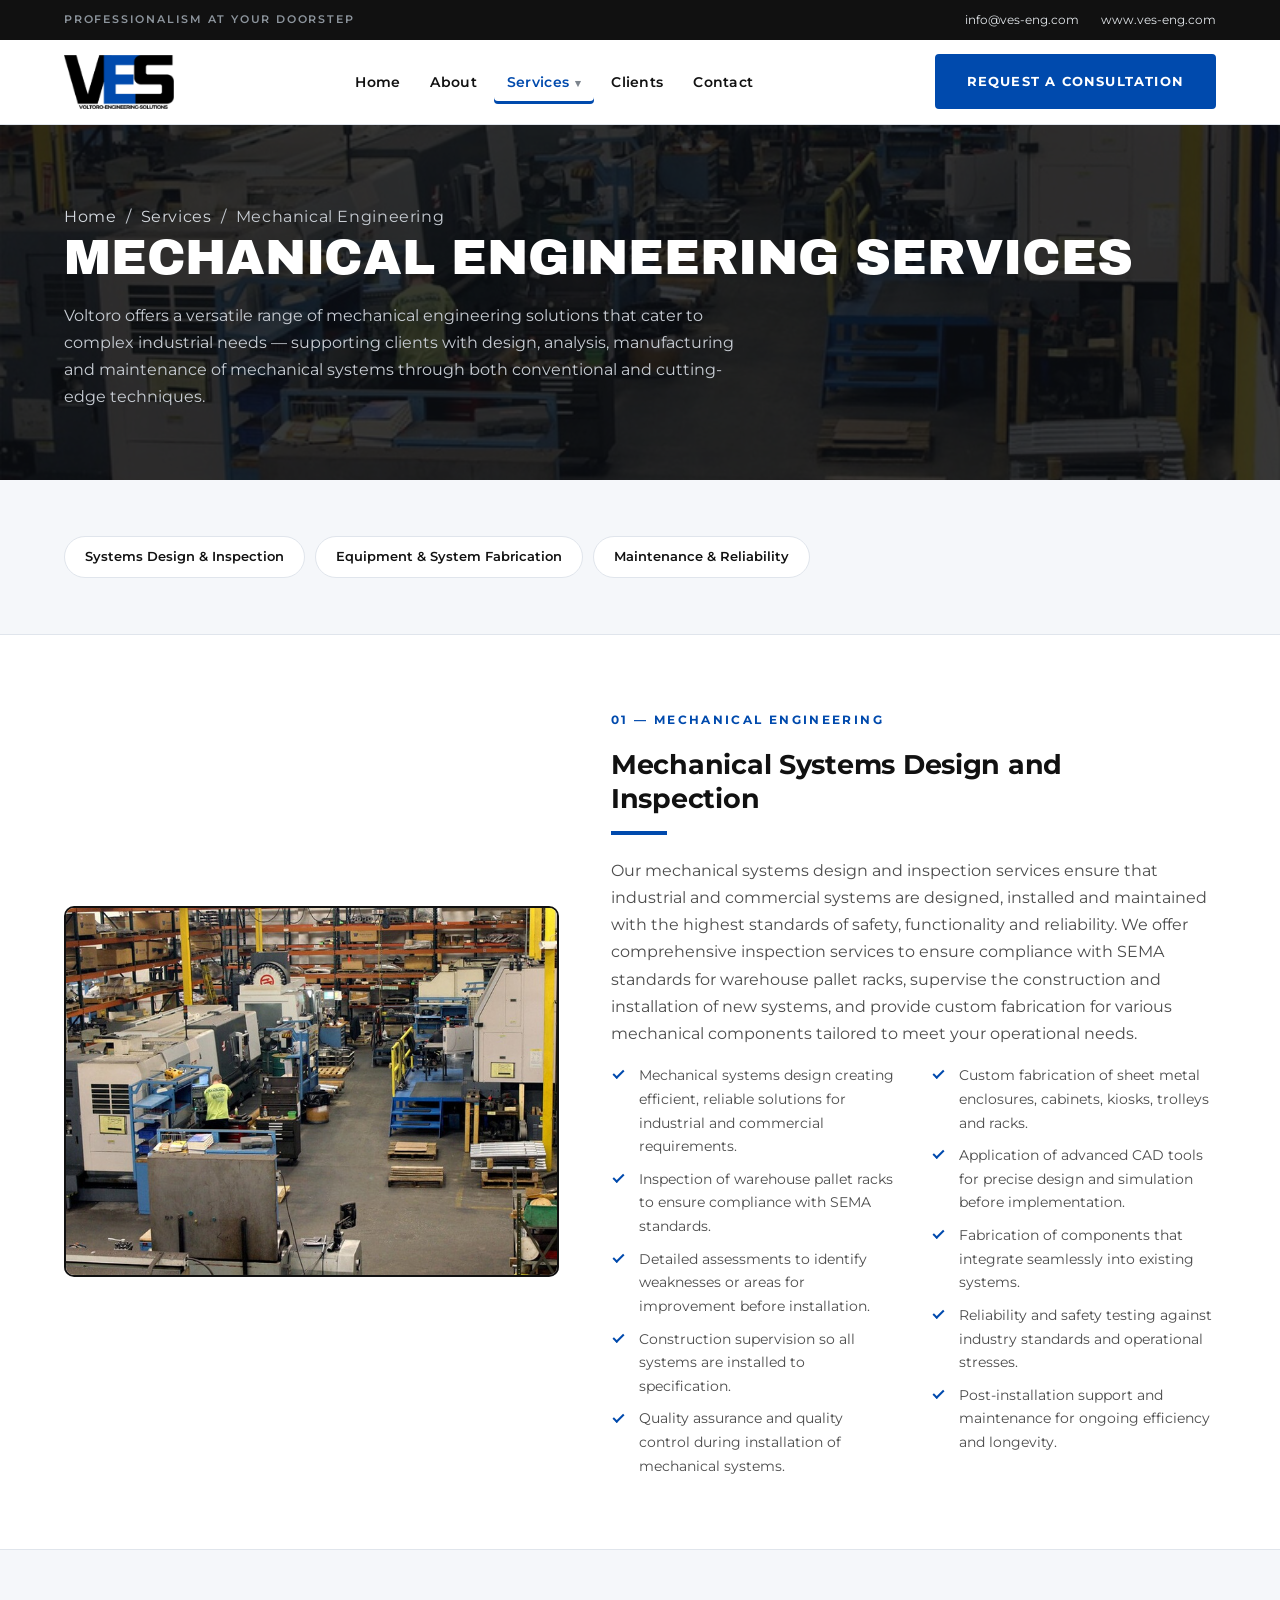
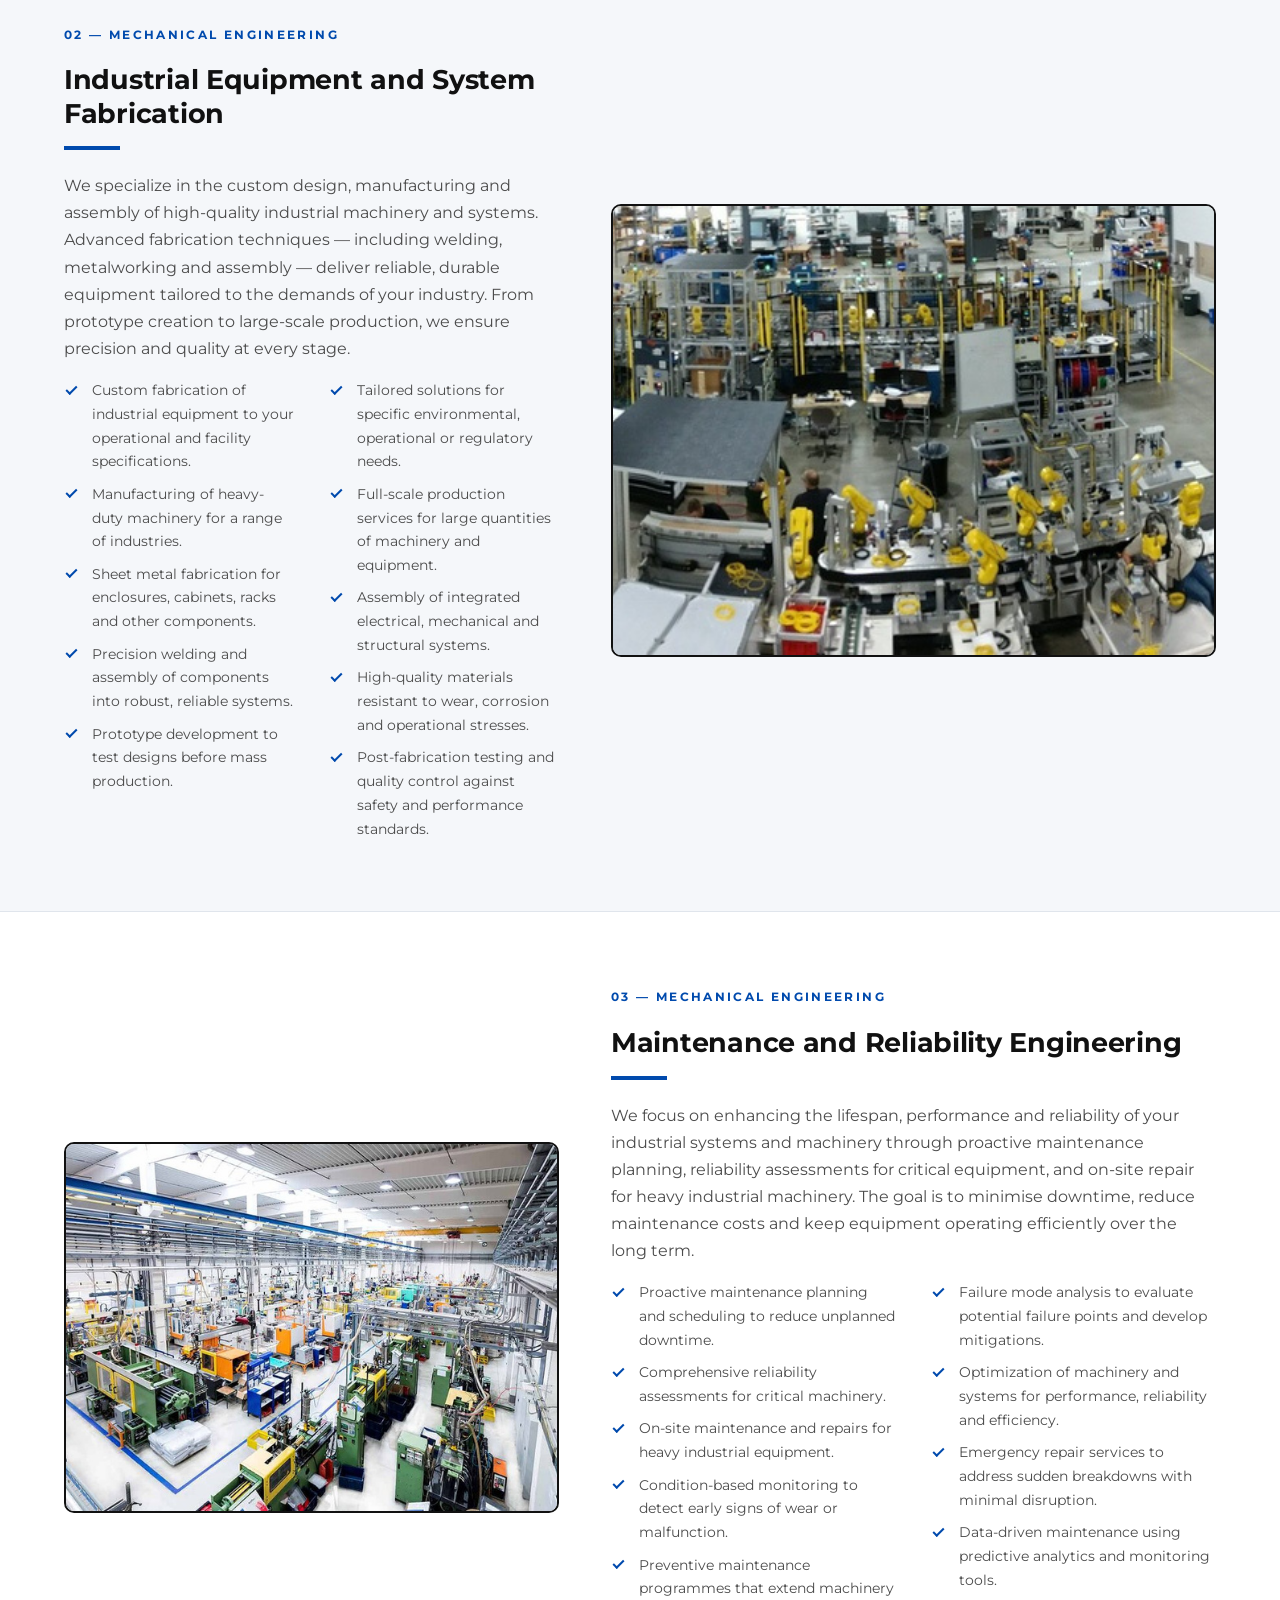
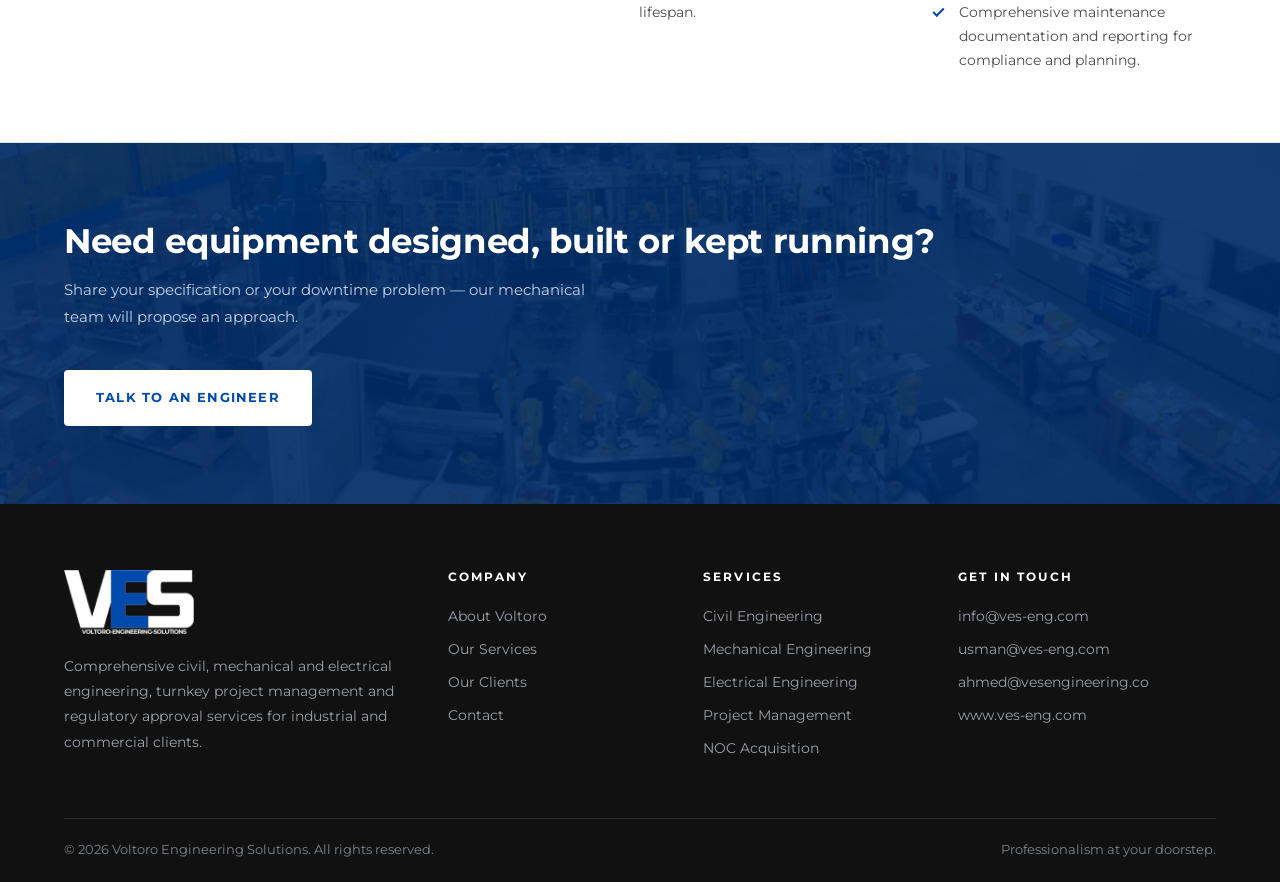
<file: mechanical-engineering.html>
<!DOCTYPE html>
<html lang="en">
<head>
<meta charset="utf-8">
<meta name="viewport" content="width=device-width, initial-scale=1">
<title>Mechanical Engineering Services | Voltoro Engineering Solutions</title>
<meta name="description" content="Mechanical systems design and SEMA-compliant inspection, custom industrial equipment fabrication, and maintenance and reliability engineering from Voltoro Engineering Solutions.">
<link rel="icon" href="assets/img/favicon.svg" type="image/svg+xml">
<link rel="preconnect" href="https://fonts.googleapis.com">
<link rel="preconnect" href="https://fonts.gstatic.com" crossorigin>
<link href="https://fonts.googleapis.com/css2?family=Archivo+Black&family=Montserrat:wght@400;500;600;700;800&display=swap" rel="stylesheet">
<link rel="stylesheet" href="assets/css/style.css">
</head>
<body>

<div class="topbar">
  <div class="wrap">
    <span class="topbar__tag">Professionalism at your doorstep</span>
    <div class="topbar__meta">
      <a href="mailto:info@ves-eng.com">info@ves-eng.com</a>
      <a href="https://www.ves-eng.com">www.ves-eng.com</a>
    </div>
  </div>
</div>

<header class="site-header">
  <div class="wrap">
    <a class="brand" href="index.html">
      <img src="assets/img/ves-logo.png" alt="Voltoro Engineering Solutions" width="1107" height="544">
    </a>

    <nav class="nav" id="primary-nav">
      <a href="index.html">Home</a>
      <a href="about.html">About</a>
      <div class="has-drop">
        <a href="services.html" class="is-active">Services</a>
        <div class="drop">
          <a href="civil-engineering.html">Civil Engineering</a>
          <a href="mechanical-engineering.html">Mechanical Engineering</a>
          <a href="electrical-engineering.html">Electrical Engineering</a>
          <a href="project-management.html">Project Management</a>
          <a href="noc-services.html">Government NOC Acquisition</a>
        </div>
      </div>
      <a href="clients.html">Clients</a>
      <a href="contact.html">Contact</a>
    </nav>

    <div class="header__cta">
      <a class="btn btn--primary" href="contact.html">Request a Consultation</a>
      <button class="nav-toggle" type="button" aria-label="Toggle navigation" aria-expanded="false" aria-controls="primary-nav">
        <span></span><span></span><span></span>
      </button>
    </div>
  </div>
</header>

<section class="banner" style="background-image:url('assets/img/mechanical-shop.jpg')">
  <div class="wrap">
    <p class="crumbs"><a href="index.html">Home</a> &nbsp;/&nbsp; <a href="services.html">Services</a> &nbsp;/&nbsp; Mechanical Engineering</p>
    <h1>Mechanical Engineering Services</h1>
    <p>Voltoro offers a versatile range of mechanical engineering solutions that cater to complex
       industrial needs &mdash; supporting clients with design, analysis, manufacturing and maintenance of
       mechanical systems through both conventional and cutting-edge techniques.</p>
  </div>
</section>

<section class="section--tight" style="background:var(--soft);border-bottom:1px solid var(--line)">
  <div class="wrap">
    <ul class="tags">
      <li><a href="#design">Systems Design &amp; Inspection</a></li>
      <li><a href="#fabrication">Equipment &amp; System Fabrication</a></li>
      <li><a href="#reliability">Maintenance &amp; Reliability</a></li>
    </ul>
  </div>
</section>

<section class="svc" id="design">
  <div class="wrap">
    <div class="svc__grid">
      <div class="svc__media">
        <img src="assets/img/mechanical-shop.jpg" alt="Precision machine shop with CNC equipment and storage racking" loading="lazy">
      </div>
      <div>
        <span class="eyebrow eyebrow--dark">01 &mdash; Mechanical Engineering</span>
        <h2>Mechanical Systems Design and Inspection</h2>
        <div class="rule"></div>
        <p>Our mechanical systems design and inspection services ensure that industrial and commercial
           systems are designed, installed and maintained with the highest standards of safety,
           functionality and reliability. We offer comprehensive inspection services to ensure compliance
           with SEMA standards for warehouse pallet racks, supervise the construction and installation of
           new systems, and provide custom fabrication for various mechanical components tailored to meet
           your operational needs.</p>
        <ul class="check check--2">
          <li>Mechanical systems design creating efficient, reliable solutions for industrial and commercial requirements.</li>
          <li>Inspection of warehouse pallet racks to ensure compliance with SEMA standards.</li>
          <li>Detailed assessments to identify weaknesses or areas for improvement before installation.</li>
          <li>Construction supervision so all systems are installed to specification.</li>
          <li>Quality assurance and quality control during installation of mechanical systems.</li>
          <li>Custom fabrication of sheet metal enclosures, cabinets, kiosks, trolleys and racks.</li>
          <li>Application of advanced CAD tools for precise design and simulation before implementation.</li>
          <li>Fabrication of components that integrate seamlessly into existing systems.</li>
          <li>Reliability and safety testing against industry standards and operational stresses.</li>
          <li>Post-installation support and maintenance for ongoing efficiency and longevity.</li>
        </ul>
      </div>
    </div>
  </div>
</section>

<section class="svc svc--flip" id="fabrication" style="background:var(--soft)">
  <div class="wrap">
    <div class="svc__grid">
      <div class="svc__media">
        <img src="assets/img/fabrication.jpg" alt="Robotic assembly cell in an equipment fabrication facility" loading="lazy">
      </div>
      <div>
        <span class="eyebrow eyebrow--dark">02 &mdash; Mechanical Engineering</span>
        <h2>Industrial Equipment and System Fabrication</h2>
        <div class="rule"></div>
        <p>We specialize in the custom design, manufacturing and assembly of high-quality industrial
           machinery and systems. Advanced fabrication techniques &mdash; including welding, metalworking
           and assembly &mdash; deliver reliable, durable equipment tailored to the demands of your
           industry. From prototype creation to large-scale production, we ensure precision and quality at
           every stage.</p>
        <ul class="check check--2">
          <li>Custom fabrication of industrial equipment to your operational and facility specifications.</li>
          <li>Manufacturing of heavy-duty machinery for a range of industries.</li>
          <li>Sheet metal fabrication for enclosures, cabinets, racks and other components.</li>
          <li>Precision welding and assembly of components into robust, reliable systems.</li>
          <li>Prototype development to test designs before mass production.</li>
          <li>Tailored solutions for specific environmental, operational or regulatory needs.</li>
          <li>Full-scale production services for large quantities of machinery and equipment.</li>
          <li>Assembly of integrated electrical, mechanical and structural systems.</li>
          <li>High-quality materials resistant to wear, corrosion and operational stresses.</li>
          <li>Post-fabrication testing and quality control against safety and performance standards.</li>
        </ul>
      </div>
    </div>
  </div>
</section>

<section class="svc" id="reliability">
  <div class="wrap">
    <div class="svc__grid">
      <div class="svc__media">
        <img src="assets/img/maintenance.jpg" alt="Industrial production hall with machinery under maintenance" loading="lazy">
      </div>
      <div>
        <span class="eyebrow eyebrow--dark">03 &mdash; Mechanical Engineering</span>
        <h2>Maintenance and Reliability Engineering</h2>
        <div class="rule"></div>
        <p>We focus on enhancing the lifespan, performance and reliability of your industrial systems and
           machinery through proactive maintenance planning, reliability assessments for critical
           equipment, and on-site repair for heavy industrial machinery. The goal is to minimise downtime,
           reduce maintenance costs and keep equipment operating efficiently over the long term.</p>
        <ul class="check check--2">
          <li>Proactive maintenance planning and scheduling to reduce unplanned downtime.</li>
          <li>Comprehensive reliability assessments for critical machinery.</li>
          <li>On-site maintenance and repairs for heavy industrial equipment.</li>
          <li>Condition-based monitoring to detect early signs of wear or malfunction.</li>
          <li>Preventive maintenance programmes that extend machinery lifespan.</li>
          <li>Failure mode analysis to evaluate potential failure points and develop mitigations.</li>
          <li>Optimization of machinery and systems for performance, reliability and efficiency.</li>
          <li>Emergency repair services to address sudden breakdowns with minimal disruption.</li>
          <li>Data-driven maintenance using predictive analytics and monitoring tools.</li>
          <li>Comprehensive maintenance documentation and reporting for compliance and planning.</li>
        </ul>
      </div>
    </div>
  </div>
</section>

<section class="cta" style="background-image:url('assets/img/fabrication.jpg')">
  <div class="wrap">
    <div>
      <h2>Need equipment designed, built or kept running?</h2>
      <p>Share your specification or your downtime problem &mdash; our mechanical team will propose an
         approach.</p>
    </div>
    <a class="btn btn--primary" href="contact.html">Talk to an Engineer</a>
  </div>
</section>

<footer class="footer">
  <div class="wrap">
    <div class="footer__grid">
      <div>
        <a class="brand" href="index.html">
          <img src="assets/img/ves-logo-white.png" alt="Voltoro Engineering Solutions" width="1107" height="544">
        </a>
        <p class="footer__about">Comprehensive civil, mechanical and electrical engineering, turnkey
          project management and regulatory approval services for industrial and commercial clients.</p>
      </div>
      <div>
        <h4>Company</h4>
        <ul>
          <li><a href="about.html">About Voltoro</a></li>
          <li><a href="services.html">Our Services</a></li>
          <li><a href="clients.html">Our Clients</a></li>
          <li><a href="contact.html">Contact</a></li>
        </ul>
      </div>
      <div>
        <h4>Services</h4>
        <ul>
          <li><a href="civil-engineering.html">Civil Engineering</a></li>
          <li><a href="mechanical-engineering.html">Mechanical Engineering</a></li>
          <li><a href="electrical-engineering.html">Electrical Engineering</a></li>
          <li><a href="project-management.html">Project Management</a></li>
          <li><a href="noc-services.html">NOC Acquisition</a></li>
        </ul>
      </div>
      <div>
        <h4>Get in Touch</h4>
        <ul>
          <li><a href="mailto:info@ves-eng.com">info@ves-eng.com</a></li>
          <li><a href="mailto:usman@ves-eng.com">usman@ves-eng.com</a></li>
          <li><a href="mailto:ahmed@vesengineering.co">ahmed@vesengineering.co</a></li>
          <li><a href="https://www.ves-eng.com">www.ves-eng.com</a></li>
        </ul>
      </div>
    </div>
    <div class="footer__bottom">
      <span>&copy; <span data-year>2024</span> Voltoro Engineering Solutions. All rights reserved.</span>
      <span>Professionalism at your doorstep.</span>
    </div>
  </div>
</footer>

<script src="assets/js/main.js?v=20261007"></script>
</body>
</html>
</file>
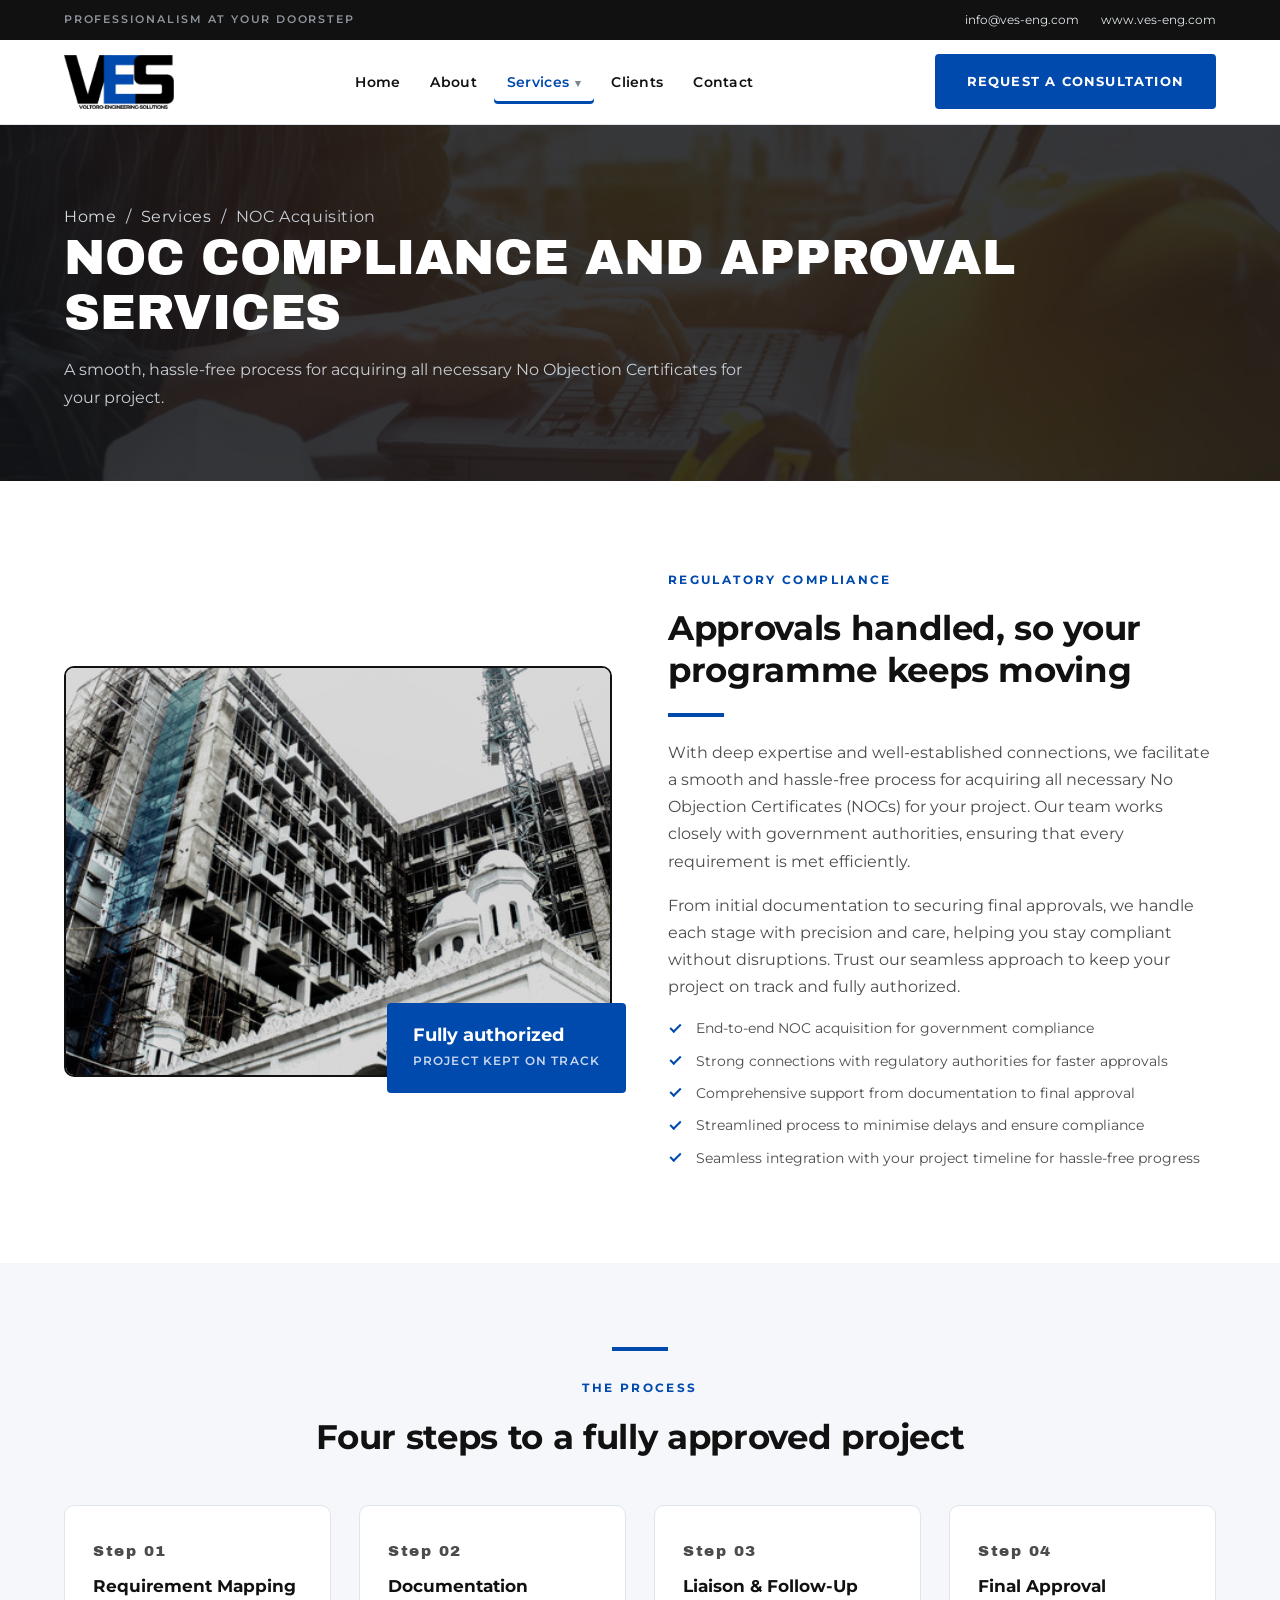
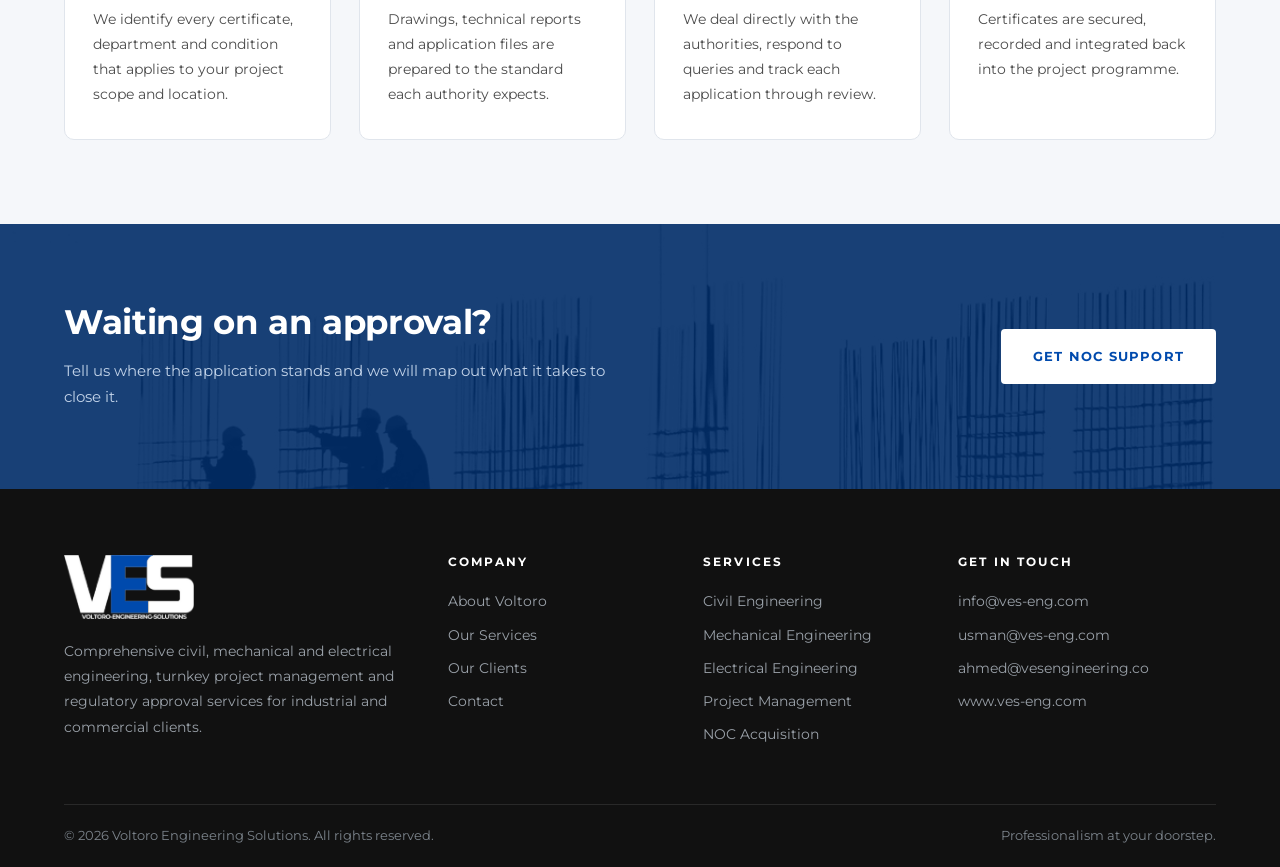
<file: noc-services.html>
<!DOCTYPE html>
<html lang="en">
<head>
<meta charset="utf-8">
<meta name="viewport" content="width=device-width, initial-scale=1">
<title>Government NOC Acquisition Services | Voltoro Engineering Solutions</title>
<meta name="description" content="End-to-end No Objection Certificate acquisition, from documentation through to final approval, with established connections to regulatory authorities.">
<link rel="icon" href="assets/img/favicon.svg" type="image/svg+xml">
<link rel="preconnect" href="https://fonts.googleapis.com">
<link rel="preconnect" href="https://fonts.gstatic.com" crossorigin>
<link href="https://fonts.googleapis.com/css2?family=Archivo+Black&family=Montserrat:wght@400;500;600;700;800&display=swap" rel="stylesheet">
<link rel="stylesheet" href="assets/css/style.css">
</head>
<body>

<div class="topbar">
  <div class="wrap">
    <span class="topbar__tag">Professionalism at your doorstep</span>
    <div class="topbar__meta">
      <a href="mailto:info@ves-eng.com">info@ves-eng.com</a>
      <a href="https://www.ves-eng.com">www.ves-eng.com</a>
    </div>
  </div>
</div>

<header class="site-header">
  <div class="wrap">
    <a class="brand" href="index.html">
      <img src="assets/img/ves-logo.png" alt="Voltoro Engineering Solutions" width="1107" height="544">
    </a>

    <nav class="nav" id="primary-nav">
      <a href="index.html">Home</a>
      <a href="about.html">About</a>
      <div class="has-drop">
        <a href="services.html" class="is-active">Services</a>
        <div class="drop">
          <a href="civil-engineering.html">Civil Engineering</a>
          <a href="mechanical-engineering.html">Mechanical Engineering</a>
          <a href="electrical-engineering.html">Electrical Engineering</a>
          <a href="project-management.html">Project Management</a>
          <a href="noc-services.html">Government NOC Acquisition</a>
        </div>
      </div>
      <a href="clients.html">Clients</a>
      <a href="contact.html">Contact</a>
    </nav>

    <div class="header__cta">
      <a class="btn btn--primary" href="contact.html">Request a Consultation</a>
      <button class="nav-toggle" type="button" aria-label="Toggle navigation" aria-expanded="false" aria-controls="primary-nav">
        <span></span><span></span><span></span>
      </button>
    </div>
  </div>
</header>

<section class="banner" style="background-image:url('assets/img/project-mgmt.jpg')">
  <div class="wrap">
    <p class="crumbs"><a href="index.html">Home</a> &nbsp;/&nbsp; <a href="services.html">Services</a> &nbsp;/&nbsp; NOC Acquisition</p>
    <h1>NOC Compliance and Approval Services</h1>
    <p>A smooth, hassle-free process for acquiring all necessary No Objection Certificates for your
       project.</p>
  </div>
</section>

<section class="section">
  <div class="wrap">
    <div class="split">
      <div class="split__media">
        <img src="assets/img/site-building.jpg" alt="Commercial development under construction" loading="lazy">
        <div class="badge">
          <strong>Fully authorized</strong>
          <span>Project kept on track</span>
        </div>
      </div>
      <div>
        <span class="eyebrow eyebrow--dark">Regulatory Compliance</span>
        <h2>Approvals handled, so your programme keeps moving</h2>
        <div class="rule"></div>
        <p>With deep expertise and well-established connections, we facilitate a smooth and hassle-free
           process for acquiring all necessary No Objection Certificates (NOCs) for your project. Our team
           works closely with government authorities, ensuring that every requirement is met efficiently.</p>
        <p>From initial documentation to securing final approvals, we handle each stage with precision and
           care, helping you stay compliant without disruptions. Trust our seamless approach to keep your
           project on track and fully authorized.</p>
        <ul class="check">
          <li>End-to-end NOC acquisition for government compliance</li>
          <li>Strong connections with regulatory authorities for faster approvals</li>
          <li>Comprehensive support from documentation to final approval</li>
          <li>Streamlined process to minimise delays and ensure compliance</li>
          <li>Seamless integration with your project timeline for hassle-free progress</li>
        </ul>
      </div>
    </div>
  </div>
</section>

<section class="section section--soft">
  <div class="wrap">
    <div class="sec-head sec-head--center">
      <div class="rule"></div>
      <span class="eyebrow eyebrow--dark">The Process</span>
      <h2>Four steps to a fully approved project</h2>
    </div>
    <div class="cards cards--4">
      <div class="icard">
        <span class="strip__num" style="color:var(--accent-dark)">Step 01</span>
        <h3>Requirement Mapping</h3>
        <p>We identify every certificate, department and condition that applies to your project scope and
           location.</p>
      </div>
      <div class="icard">
        <span class="strip__num" style="color:var(--accent-dark)">Step 02</span>
        <h3>Documentation</h3>
        <p>Drawings, technical reports and application files are prepared to the standard each authority
           expects.</p>
      </div>
      <div class="icard">
        <span class="strip__num" style="color:var(--accent-dark)">Step 03</span>
        <h3>Liaison &amp; Follow-Up</h3>
        <p>We deal directly with the authorities, respond to queries and track each application through
           review.</p>
      </div>
      <div class="icard">
        <span class="strip__num" style="color:var(--accent-dark)">Step 04</span>
        <h3>Final Approval</h3>
        <p>Certificates are secured, recorded and integrated back into the project programme.</p>
      </div>
    </div>
  </div>
</section>

<section class="cta" style="background-image:url('assets/img/hero-crane.jpg')">
  <div class="wrap">
    <div>
      <h2>Waiting on an approval?</h2>
      <p>Tell us where the application stands and we will map out what it takes to close it.</p>
    </div>
    <a class="btn btn--primary" href="contact.html">Get NOC Support</a>
  </div>
</section>

<footer class="footer">
  <div class="wrap">
    <div class="footer__grid">
      <div>
        <a class="brand" href="index.html">
          <img src="assets/img/ves-logo-white.png" alt="Voltoro Engineering Solutions" width="1107" height="544">
        </a>
        <p class="footer__about">Comprehensive civil, mechanical and electrical engineering, turnkey
          project management and regulatory approval services for industrial and commercial clients.</p>
      </div>
      <div>
        <h4>Company</h4>
        <ul>
          <li><a href="about.html">About Voltoro</a></li>
          <li><a href="services.html">Our Services</a></li>
          <li><a href="clients.html">Our Clients</a></li>
          <li><a href="contact.html">Contact</a></li>
        </ul>
      </div>
      <div>
        <h4>Services</h4>
        <ul>
          <li><a href="civil-engineering.html">Civil Engineering</a></li>
          <li><a href="mechanical-engineering.html">Mechanical Engineering</a></li>
          <li><a href="electrical-engineering.html">Electrical Engineering</a></li>
          <li><a href="project-management.html">Project Management</a></li>
          <li><a href="noc-services.html">NOC Acquisition</a></li>
        </ul>
      </div>
      <div>
        <h4>Get in Touch</h4>
        <ul>
          <li><a href="mailto:info@ves-eng.com">info@ves-eng.com</a></li>
          <li><a href="mailto:usman@ves-eng.com">usman@ves-eng.com</a></li>
          <li><a href="mailto:ahmed@vesengineering.co">ahmed@vesengineering.co</a></li>
          <li><a href="https://www.ves-eng.com">www.ves-eng.com</a></li>
        </ul>
      </div>
    </div>
    <div class="footer__bottom">
      <span>&copy; <span data-year>2024</span> Voltoro Engineering Solutions. All rights reserved.</span>
      <span>Professionalism at your doorstep.</span>
    </div>
  </div>
</footer>

<script src="assets/js/main.js?v=20261007"></script>
</body>
</html>
</file>
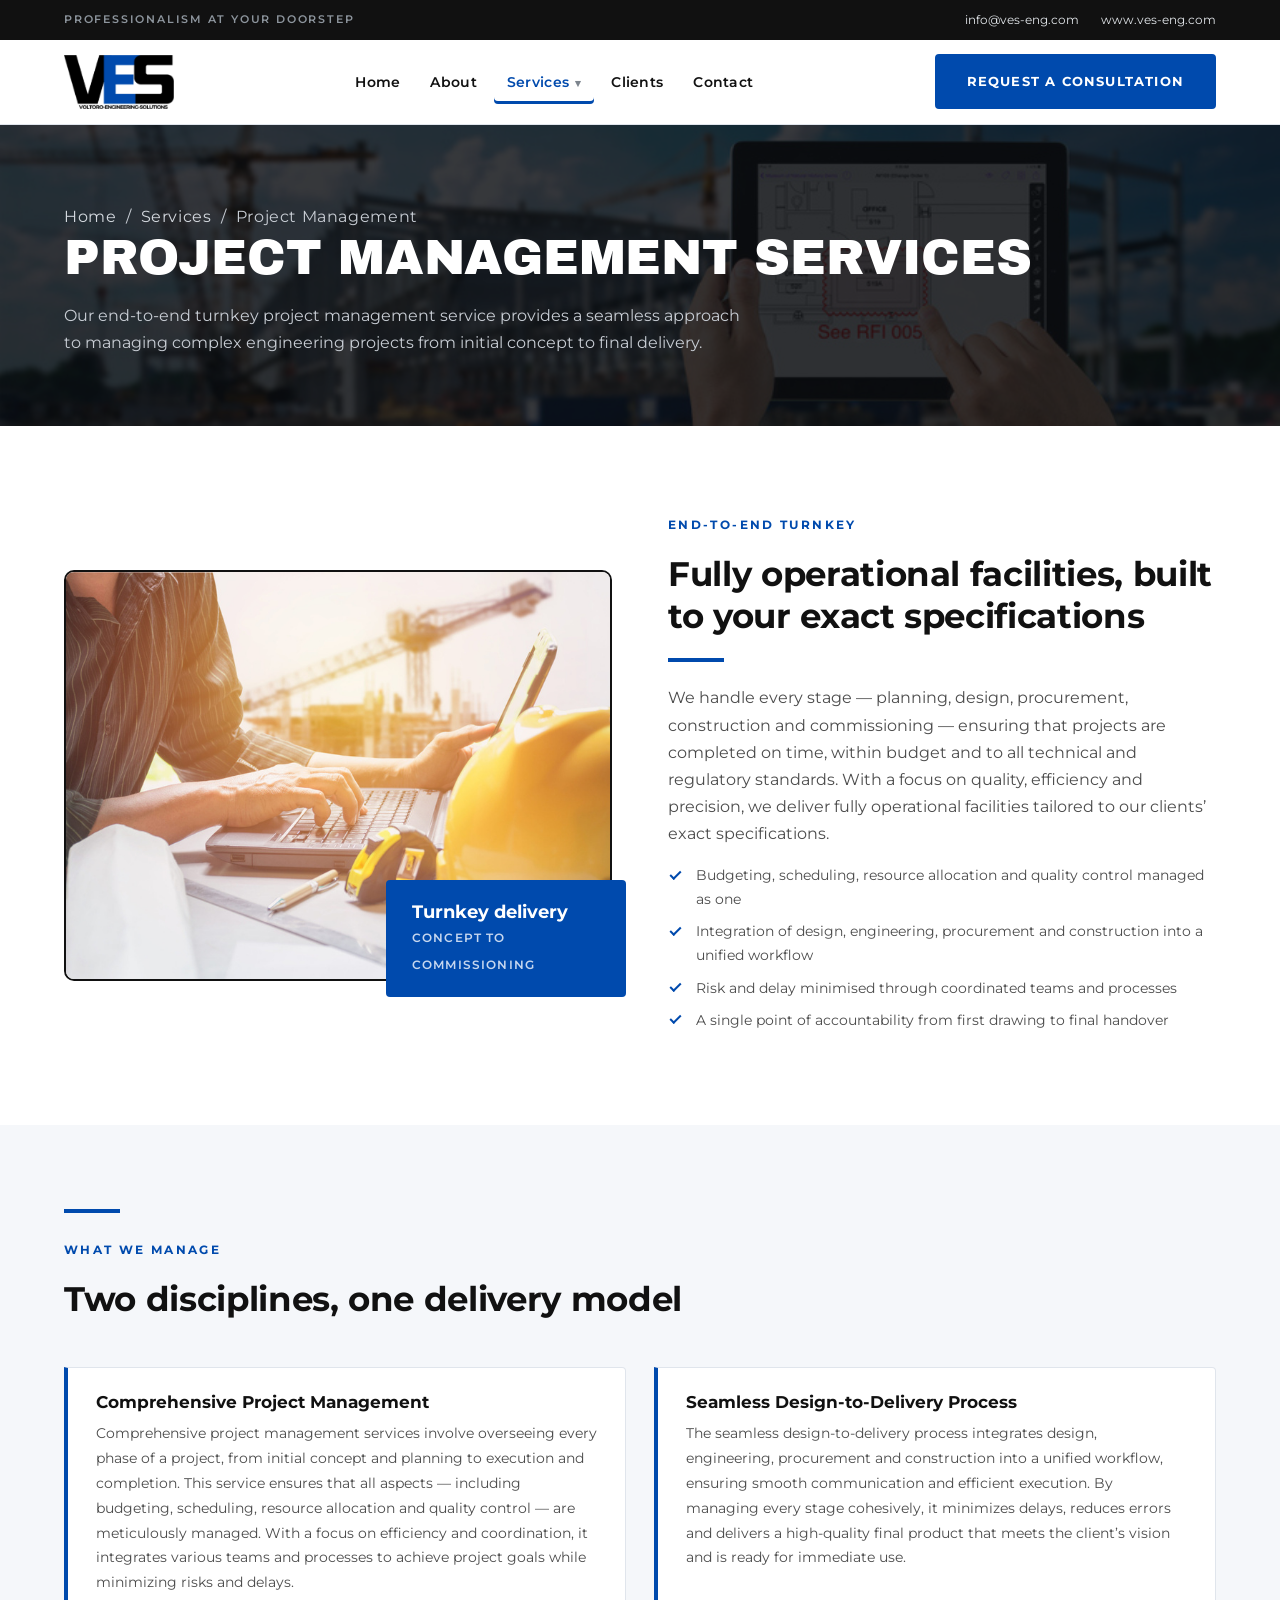
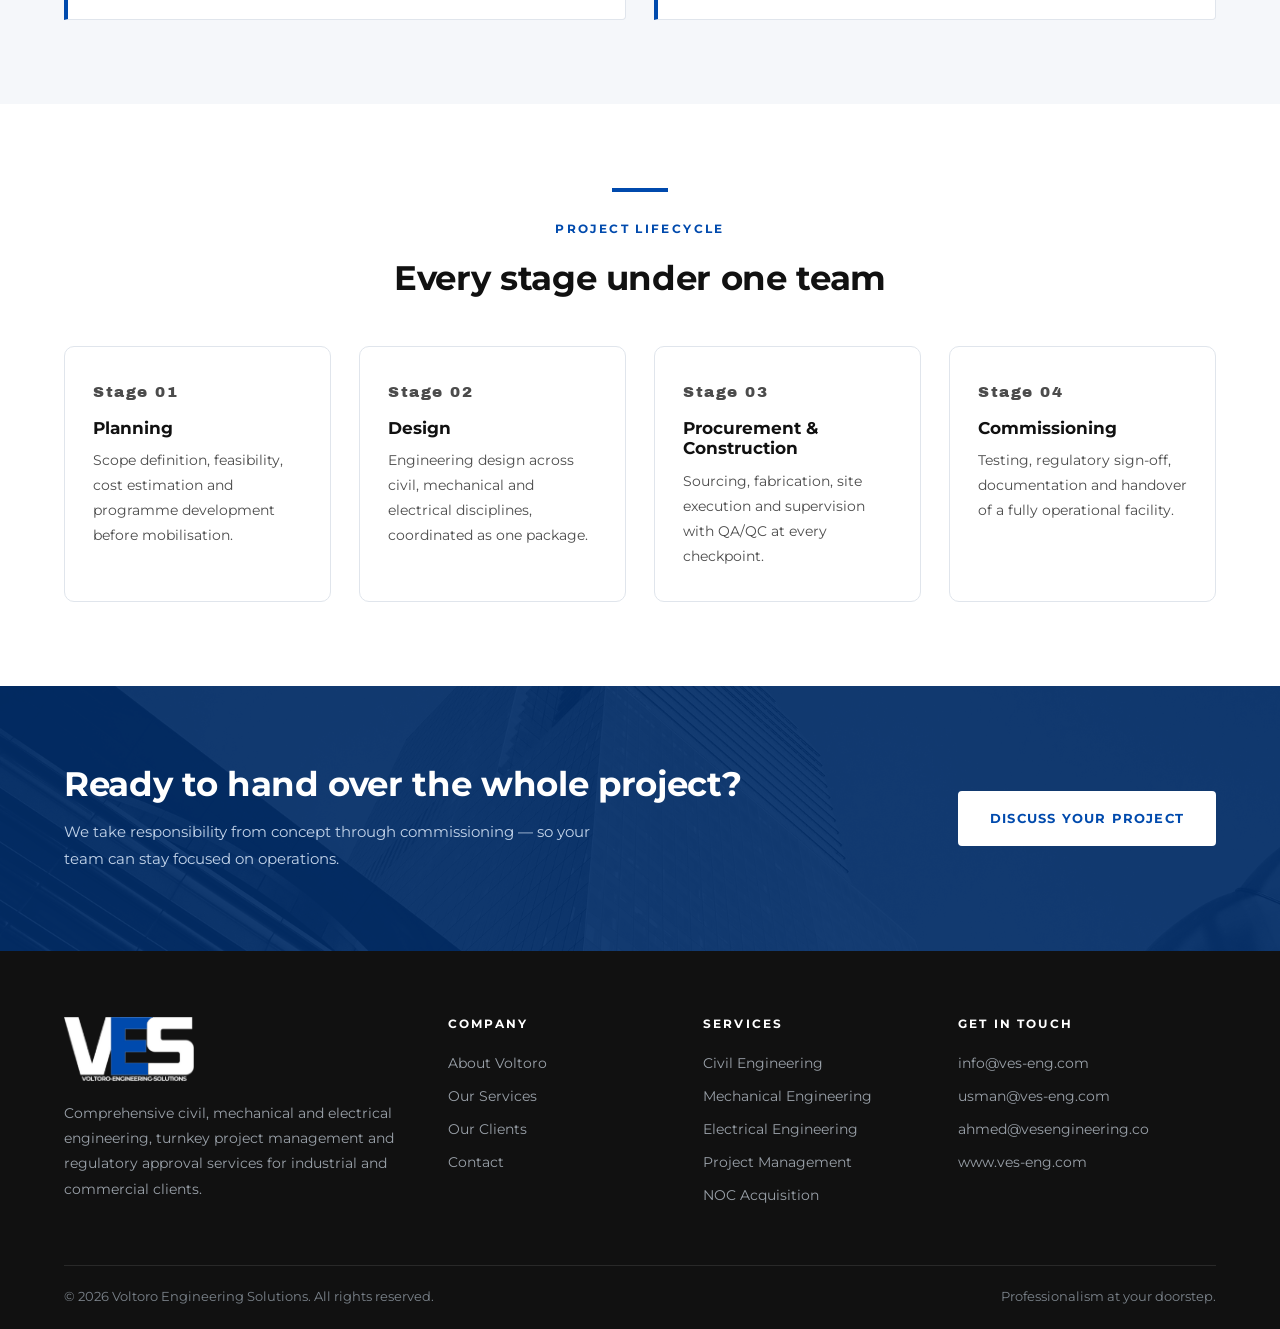
<file: project-management.html>
<!DOCTYPE html>
<html lang="en">
<head>
<meta charset="utf-8">
<meta name="viewport" content="width=device-width, initial-scale=1">
<title>Project Management Services | Voltoro Engineering Solutions</title>
<meta name="description" content="End-to-end turnkey project management from Voltoro Engineering Solutions - planning, design, procurement, construction and commissioning of complex engineering projects.">
<link rel="icon" href="assets/img/favicon.svg" type="image/svg+xml">
<link rel="preconnect" href="https://fonts.googleapis.com">
<link rel="preconnect" href="https://fonts.gstatic.com" crossorigin>
<link href="https://fonts.googleapis.com/css2?family=Archivo+Black&family=Montserrat:wght@400;500;600;700;800&display=swap" rel="stylesheet">
<link rel="stylesheet" href="assets/css/style.css">
</head>
<body>

<div class="topbar">
  <div class="wrap">
    <span class="topbar__tag">Professionalism at your doorstep</span>
    <div class="topbar__meta">
      <a href="mailto:info@ves-eng.com">info@ves-eng.com</a>
      <a href="https://www.ves-eng.com">www.ves-eng.com</a>
    </div>
  </div>
</div>

<header class="site-header">
  <div class="wrap">
    <a class="brand" href="index.html">
      <img src="assets/img/ves-logo.png" alt="Voltoro Engineering Solutions" width="1107" height="544">
    </a>

    <nav class="nav" id="primary-nav">
      <a href="index.html">Home</a>
      <a href="about.html">About</a>
      <div class="has-drop">
        <a href="services.html" class="is-active">Services</a>
        <div class="drop">
          <a href="civil-engineering.html">Civil Engineering</a>
          <a href="mechanical-engineering.html">Mechanical Engineering</a>
          <a href="electrical-engineering.html">Electrical Engineering</a>
          <a href="project-management.html">Project Management</a>
          <a href="noc-services.html">Government NOC Acquisition</a>
        </div>
      </div>
      <a href="clients.html">Clients</a>
      <a href="contact.html">Contact</a>
    </nav>

    <div class="header__cta">
      <a class="btn btn--primary" href="contact.html">Request a Consultation</a>
      <button class="nav-toggle" type="button" aria-label="Toggle navigation" aria-expanded="false" aria-controls="primary-nav">
        <span></span><span></span><span></span>
      </button>
    </div>
  </div>
</header>

<section class="banner" style="background-image:url('assets/img/consultancy.jpg')">
  <div class="wrap">
    <p class="crumbs"><a href="index.html">Home</a> &nbsp;/&nbsp; <a href="services.html">Services</a> &nbsp;/&nbsp; Project Management</p>
    <h1>Project Management Services</h1>
    <p>Our end-to-end turnkey project management service provides a seamless approach to managing complex
       engineering projects from initial concept to final delivery.</p>
  </div>
</section>

<section class="section">
  <div class="wrap">
    <div class="split">
      <div class="split__media">
        <img src="assets/img/project-mgmt.jpg" alt="Project engineer working through plans and schedules" loading="lazy">
        <div class="badge">
          <strong>Turnkey delivery</strong>
          <span>Concept to commissioning</span>
        </div>
      </div>
      <div>
        <span class="eyebrow eyebrow--dark">End-to-End Turnkey</span>
        <h2>Fully operational facilities, built to your exact specifications</h2>
        <div class="rule"></div>
        <p>We handle every stage &mdash; planning, design, procurement, construction and commissioning
           &mdash; ensuring that projects are completed on time, within budget and to all technical and
           regulatory standards. With a focus on quality, efficiency and precision, we deliver fully
           operational facilities tailored to our clients&rsquo; exact specifications.</p>
        <ul class="check">
          <li>Budgeting, scheduling, resource allocation and quality control managed as one</li>
          <li>Integration of design, engineering, procurement and construction into a unified workflow</li>
          <li>Risk and delay minimised through coordinated teams and processes</li>
          <li>A single point of accountability from first drawing to final handover</li>
        </ul>
      </div>
    </div>
  </div>
</section>

<section class="section section--soft">
  <div class="wrap">
    <div class="sec-head">
      <div class="rule"></div>
      <span class="eyebrow eyebrow--dark">What We Manage</span>
      <h2>Two disciplines, one delivery model</h2>
    </div>
    <div class="blocks">
      <div class="block">
        <h3>Comprehensive Project Management</h3>
        <p>Comprehensive project management services involve overseeing every phase of a project, from
           initial concept and planning to execution and completion. This service ensures that all aspects
           &mdash; including budgeting, scheduling, resource allocation and quality control &mdash; are
           meticulously managed. With a focus on efficiency and coordination, it integrates various teams
           and processes to achieve project goals while minimizing risks and delays.</p>
      </div>
      <div class="block">
        <h3>Seamless Design-to-Delivery Process</h3>
        <p>The seamless design-to-delivery process integrates design, engineering, procurement and
           construction into a unified workflow, ensuring smooth communication and efficient execution. By
           managing every stage cohesively, it minimizes delays, reduces errors and delivers a
           high-quality final product that meets the client&rsquo;s vision and is ready for immediate use.</p>
      </div>
    </div>
  </div>
</section>

<section class="section">
  <div class="wrap">
    <div class="sec-head sec-head--center">
      <div class="rule"></div>
      <span class="eyebrow eyebrow--dark">Project Lifecycle</span>
      <h2>Every stage under one team</h2>
    </div>
    <div class="cards cards--4">
      <div class="icard">
        <span class="strip__num" style="color:var(--accent-dark)">Stage 01</span>
        <h3>Planning</h3>
        <p>Scope definition, feasibility, cost estimation and programme development before mobilisation.</p>
      </div>
      <div class="icard">
        <span class="strip__num" style="color:var(--accent-dark)">Stage 02</span>
        <h3>Design</h3>
        <p>Engineering design across civil, mechanical and electrical disciplines, coordinated as one
           package.</p>
      </div>
      <div class="icard">
        <span class="strip__num" style="color:var(--accent-dark)">Stage 03</span>
        <h3>Procurement &amp; Construction</h3>
        <p>Sourcing, fabrication, site execution and supervision with QA/QC at every checkpoint.</p>
      </div>
      <div class="icard">
        <span class="strip__num" style="color:var(--accent-dark)">Stage 04</span>
        <h3>Commissioning</h3>
        <p>Testing, regulatory sign-off, documentation and handover of a fully operational facility.</p>
      </div>
    </div>
  </div>
</section>

<section class="cta" style="background-image:url('assets/img/tower.jpg')">
  <div class="wrap">
    <div>
      <h2>Ready to hand over the whole project?</h2>
      <p>We take responsibility from concept through commissioning &mdash; so your team can stay focused on
         operations.</p>
    </div>
    <a class="btn btn--primary" href="contact.html">Discuss Your Project</a>
  </div>
</section>

<footer class="footer">
  <div class="wrap">
    <div class="footer__grid">
      <div>
        <a class="brand" href="index.html">
          <img src="assets/img/ves-logo-white.png" alt="Voltoro Engineering Solutions" width="1107" height="544">
        </a>
        <p class="footer__about">Comprehensive civil, mechanical and electrical engineering, turnkey
          project management and regulatory approval services for industrial and commercial clients.</p>
      </div>
      <div>
        <h4>Company</h4>
        <ul>
          <li><a href="about.html">About Voltoro</a></li>
          <li><a href="services.html">Our Services</a></li>
          <li><a href="clients.html">Our Clients</a></li>
          <li><a href="contact.html">Contact</a></li>
        </ul>
      </div>
      <div>
        <h4>Services</h4>
        <ul>
          <li><a href="civil-engineering.html">Civil Engineering</a></li>
          <li><a href="mechanical-engineering.html">Mechanical Engineering</a></li>
          <li><a href="electrical-engineering.html">Electrical Engineering</a></li>
          <li><a href="project-management.html">Project Management</a></li>
          <li><a href="noc-services.html">NOC Acquisition</a></li>
        </ul>
      </div>
      <div>
        <h4>Get in Touch</h4>
        <ul>
          <li><a href="mailto:info@ves-eng.com">info@ves-eng.com</a></li>
          <li><a href="mailto:usman@ves-eng.com">usman@ves-eng.com</a></li>
          <li><a href="mailto:ahmed@vesengineering.co">ahmed@vesengineering.co</a></li>
          <li><a href="https://www.ves-eng.com">www.ves-eng.com</a></li>
        </ul>
      </div>
    </div>
    <div class="footer__bottom">
      <span>&copy; <span data-year>2024</span> Voltoro Engineering Solutions. All rights reserved.</span>
      <span>Professionalism at your doorstep.</span>
    </div>
  </div>
</footer>

<script src="assets/js/main.js?v=20261007"></script>
</body>
</html>
</file>
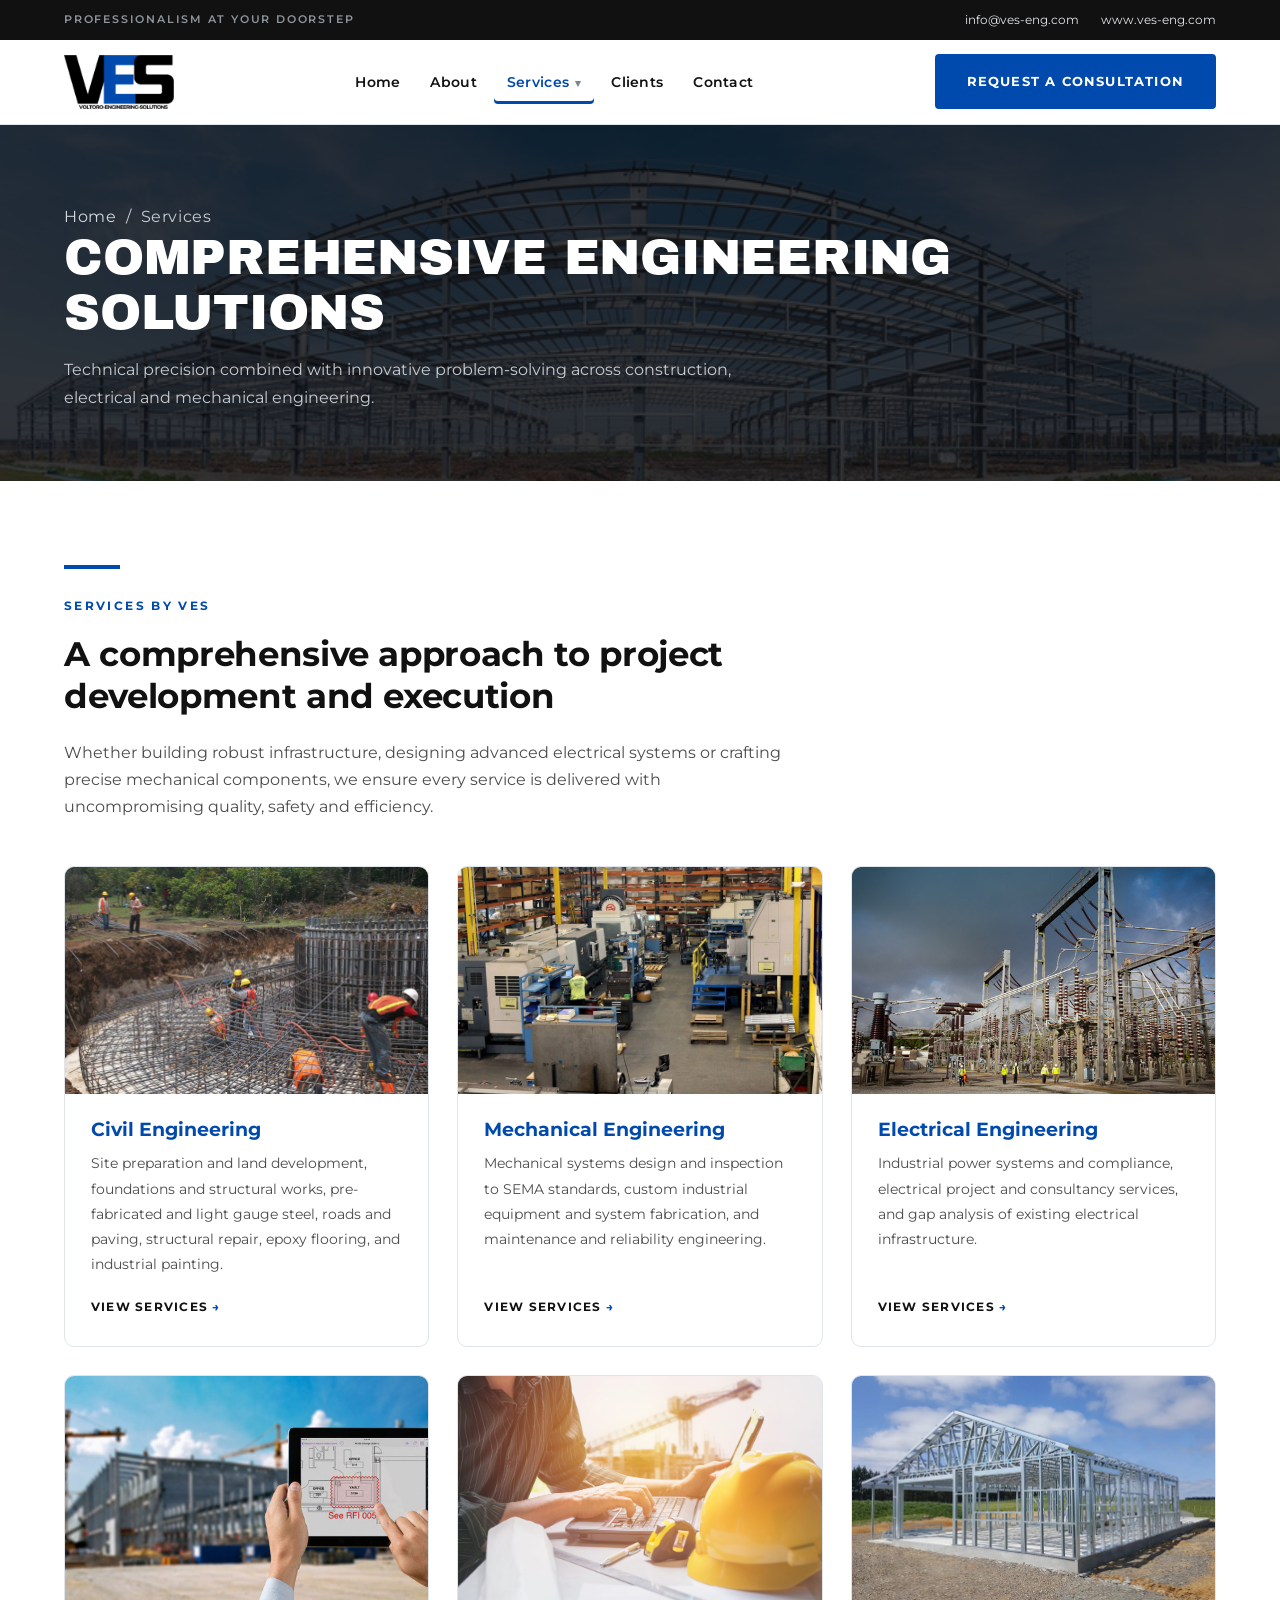
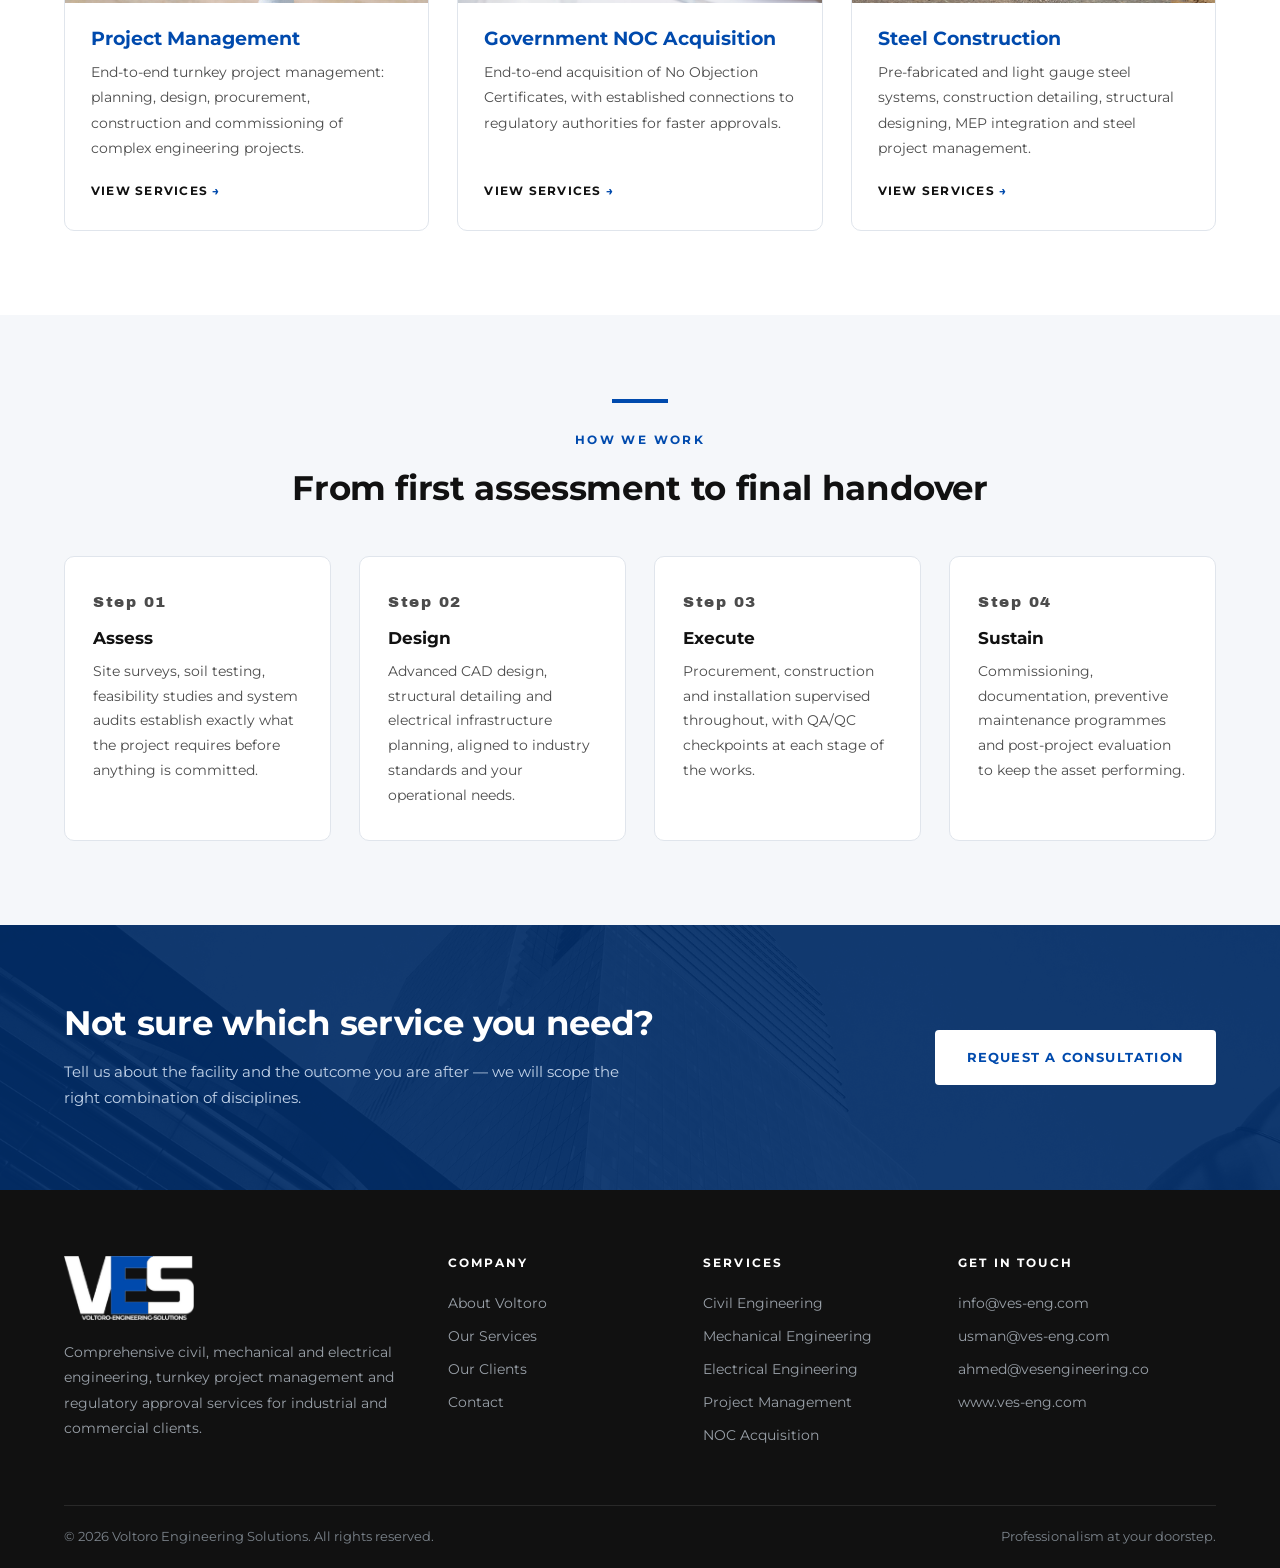
<file: services.html>
<!DOCTYPE html>
<html lang="en">
<head>
<meta charset="utf-8">
<meta name="viewport" content="width=device-width, initial-scale=1">
<title>Our Services | Voltoro Engineering Solutions</title>
<meta name="description" content="Civil, mechanical and electrical engineering, turnkey project management and government NOC acquisition services from Voltoro Engineering Solutions.">
<link rel="icon" href="assets/img/favicon.svg" type="image/svg+xml">
<link rel="preconnect" href="https://fonts.googleapis.com">
<link rel="preconnect" href="https://fonts.gstatic.com" crossorigin>
<link href="https://fonts.googleapis.com/css2?family=Archivo+Black&family=Montserrat:wght@400;500;600;700;800&display=swap" rel="stylesheet">
<link rel="stylesheet" href="assets/css/style.css">
</head>
<body>

<div class="topbar">
  <div class="wrap">
    <span class="topbar__tag">Professionalism at your doorstep</span>
    <div class="topbar__meta">
      <a href="mailto:info@ves-eng.com">info@ves-eng.com</a>
      <a href="https://www.ves-eng.com">www.ves-eng.com</a>
    </div>
  </div>
</div>

<header class="site-header">
  <div class="wrap">
    <a class="brand" href="index.html">
      <img src="assets/img/ves-logo.png" alt="Voltoro Engineering Solutions" width="1107" height="544">
    </a>

    <nav class="nav" id="primary-nav">
      <a href="index.html">Home</a>
      <a href="about.html">About</a>
      <div class="has-drop">
        <a href="services.html" class="is-active">Services</a>
        <div class="drop">
          <a href="civil-engineering.html">Civil Engineering</a>
          <a href="mechanical-engineering.html">Mechanical Engineering</a>
          <a href="electrical-engineering.html">Electrical Engineering</a>
          <a href="project-management.html">Project Management</a>
          <a href="noc-services.html">Government NOC Acquisition</a>
        </div>
      </div>
      <a href="clients.html">Clients</a>
      <a href="contact.html">Contact</a>
    </nav>

    <div class="header__cta">
      <a class="btn btn--primary" href="contact.html">Request a Consultation</a>
      <button class="nav-toggle" type="button" aria-label="Toggle navigation" aria-expanded="false" aria-controls="primary-nav">
        <span></span><span></span><span></span>
      </button>
    </div>
  </div>
</header>

<section class="banner" style="background-image:url('assets/img/steel-structure.jpg')">
  <div class="wrap">
    <p class="crumbs"><a href="index.html">Home</a> &nbsp;/&nbsp; Services</p>
    <h1>Comprehensive Engineering Solutions</h1>
    <p>Technical precision combined with innovative problem-solving across construction, electrical and
       mechanical engineering.</p>
  </div>
</section>

<section class="section">
  <div class="wrap">
    <div class="sec-head">
      <div class="rule"></div>
      <span class="eyebrow eyebrow--dark">Services by VES</span>
      <h2>A comprehensive approach to project development and execution</h2>
      <p>Whether building robust infrastructure, designing advanced electrical systems or crafting precise
         mechanical components, we ensure every service is delivered with uncompromising quality, safety
         and efficiency.</p>
    </div>

    <div class="cards">
      <article class="card">
        <div class="card__media"><img src="assets/img/foundation.jpg" alt="Reinforced concrete foundation works" loading="lazy"></div>
        <div class="card__body">
          <h3>Civil Engineering</h3>
          <p>Site preparation and land development, foundations and structural works, pre-fabricated and
             light gauge steel, roads and paving, structural repair, epoxy flooring, and industrial
             painting.</p>
          <a class="card__link" href="civil-engineering.html">View services</a>
        </div>
      </article>

      <article class="card">
        <div class="card__media"><img src="assets/img/mechanical-shop.jpg" alt="Precision machine shop" loading="lazy"></div>
        <div class="card__body">
          <h3>Mechanical Engineering</h3>
          <p>Mechanical systems design and inspection to SEMA standards, custom industrial equipment and
             system fabrication, and maintenance and reliability engineering.</p>
          <a class="card__link" href="mechanical-engineering.html">View services</a>
        </div>
      </article>

      <article class="card">
        <div class="card__media"><img src="assets/img/substation.jpg" alt="Electrical substation" loading="lazy"></div>
        <div class="card__body">
          <h3>Electrical Engineering</h3>
          <p>Industrial power systems and compliance, electrical project and consultancy services, and
             gap analysis of existing electrical infrastructure.</p>
          <a class="card__link" href="electrical-engineering.html">View services</a>
        </div>
      </article>

      <article class="card">
        <div class="card__media"><img src="assets/img/consultancy.jpg" alt="Digital site drawings reviewed on a tablet" loading="lazy"></div>
        <div class="card__body">
          <h3>Project Management</h3>
          <p>End-to-end turnkey project management: planning, design, procurement, construction and
             commissioning of complex engineering projects.</p>
          <a class="card__link" href="project-management.html">View services</a>
        </div>
      </article>

      <article class="card">
        <div class="card__media"><img src="assets/img/project-mgmt.jpg" alt="Engineer preparing compliance documentation" loading="lazy"></div>
        <div class="card__body">
          <h3>Government NOC Acquisition</h3>
          <p>End-to-end acquisition of No Objection Certificates, with established connections to
             regulatory authorities for faster approvals.</p>
          <a class="card__link" href="noc-services.html">View services</a>
        </div>
      </article>

      <article class="card">
        <div class="card__media"><img src="assets/img/light-gauge-steel.jpg" alt="Light gauge steel building frame" loading="lazy"></div>
        <div class="card__body">
          <h3>Steel Construction</h3>
          <p>Pre-fabricated and light gauge steel systems, construction detailing, structural designing,
             MEP integration and steel project management.</p>
          <a class="card__link" href="civil-engineering.html#steel">View services</a>
        </div>
      </article>
    </div>
  </div>
</section>

<section class="section section--soft">
  <div class="wrap">
    <div class="sec-head sec-head--center">
      <div class="rule"></div>
      <span class="eyebrow eyebrow--dark">How We Work</span>
      <h2>From first assessment to final handover</h2>
    </div>

    <div class="cards cards--4">
      <div class="icard">
        <span class="strip__num" style="color:var(--accent-dark)">Step 01</span>
        <h3>Assess</h3>
        <p>Site surveys, soil testing, feasibility studies and system audits establish exactly what the
           project requires before anything is committed.</p>
      </div>
      <div class="icard">
        <span class="strip__num" style="color:var(--accent-dark)">Step 02</span>
        <h3>Design</h3>
        <p>Advanced CAD design, structural detailing and electrical infrastructure planning, aligned to
           industry standards and your operational needs.</p>
      </div>
      <div class="icard">
        <span class="strip__num" style="color:var(--accent-dark)">Step 03</span>
        <h3>Execute</h3>
        <p>Procurement, construction and installation supervised throughout, with QA/QC checkpoints at
           each stage of the works.</p>
      </div>
      <div class="icard">
        <span class="strip__num" style="color:var(--accent-dark)">Step 04</span>
        <h3>Sustain</h3>
        <p>Commissioning, documentation, preventive maintenance programmes and post-project evaluation to
           keep the asset performing.</p>
      </div>
    </div>
  </div>
</section>

<section class="cta" style="background-image:url('assets/img/tower.jpg')">
  <div class="wrap">
    <div>
      <h2>Not sure which service you need?</h2>
      <p>Tell us about the facility and the outcome you are after &mdash; we will scope the right
         combination of disciplines.</p>
    </div>
    <a class="btn btn--primary" href="contact.html">Request a Consultation</a>
  </div>
</section>

<footer class="footer">
  <div class="wrap">
    <div class="footer__grid">
      <div>
        <a class="brand" href="index.html">
          <img src="assets/img/ves-logo-white.png" alt="Voltoro Engineering Solutions" width="1107" height="544">
        </a>
        <p class="footer__about">Comprehensive civil, mechanical and electrical engineering, turnkey
          project management and regulatory approval services for industrial and commercial clients.</p>
      </div>
      <div>
        <h4>Company</h4>
        <ul>
          <li><a href="about.html">About Voltoro</a></li>
          <li><a href="services.html">Our Services</a></li>
          <li><a href="clients.html">Our Clients</a></li>
          <li><a href="contact.html">Contact</a></li>
        </ul>
      </div>
      <div>
        <h4>Services</h4>
        <ul>
          <li><a href="civil-engineering.html">Civil Engineering</a></li>
          <li><a href="mechanical-engineering.html">Mechanical Engineering</a></li>
          <li><a href="electrical-engineering.html">Electrical Engineering</a></li>
          <li><a href="project-management.html">Project Management</a></li>
          <li><a href="noc-services.html">NOC Acquisition</a></li>
        </ul>
      </div>
      <div>
        <h4>Get in Touch</h4>
        <ul>
          <li><a href="mailto:info@ves-eng.com">info@ves-eng.com</a></li>
          <li><a href="mailto:usman@ves-eng.com">usman@ves-eng.com</a></li>
          <li><a href="mailto:ahmed@vesengineering.co">ahmed@vesengineering.co</a></li>
          <li><a href="https://www.ves-eng.com">www.ves-eng.com</a></li>
        </ul>
      </div>
    </div>
    <div class="footer__bottom">
      <span>&copy; <span data-year>2024</span> Voltoro Engineering Solutions. All rights reserved.</span>
      <span>Professionalism at your doorstep.</span>
    </div>
  </div>
</footer>

<script src="assets/js/main.js?v=20261007"></script>
</body>
</html>
</file>
<file: assets/css/style.css>
/* ==========================================================================
   Voltoro Engineering Solutions - global stylesheet
   Palette and type taken from the company profile:
   brand blue #004AAD, black headings, Montserrat + Archivo Black.
   ========================================================================== */

:root{
  --blue:#004aad;
  --blue-dark:#003a86;
  --blue-deep:#002d69;
  --blue-soft:#7b9fdc;
  --blue-tint:#eaf0fa;
  --ink:#111111;
  --ink-soft:#2b2b2b;
  --body:#4c4c4c;
  --muted:#7d858e;
  --line:#e0e5ec;
  --soft:#f5f7fa;
  --white:#ffffff;
  --radius:4px;
  --radius-img:10px;
  --shadow:0 2px 10px rgba(17,17,17,.07);
  --shadow-lg:0 16px 42px rgba(17,17,17,.14);
  --wrap:1200px;
}

*,*::before,*::after{box-sizing:border-box;}

html{scroll-behavior:smooth;}

body{
  margin:0;
  font-family:"Montserrat","Segoe UI",Arial,Helvetica,sans-serif;
  font-size:15.5px;
  line-height:1.75;
  color:var(--body);
  background:var(--white);
  -webkit-font-smoothing:antialiased;
}

img{max-width:100%;display:block;}

a{color:var(--blue);text-decoration:none;}
a:hover{color:var(--blue-dark);}

h1,h2,h3,h4,h5{
  font-family:"Montserrat",Arial,sans-serif;
  color:var(--ink);
  font-weight:700;
  line-height:1.22;
  margin:0 0 .6em;
}

/* The profile sets its big statements in Archivo Black, uppercase. */
.display,h1{
  font-family:"Archivo Black","Montserrat",Arial,sans-serif;
  font-weight:400;
  text-transform:uppercase;
  letter-spacing:-.005em;
  line-height:1.1;
}
h1{font-size:clamp(1.9rem,4.2vw,3.1rem);}
h2{font-size:clamp(1.5rem,2.8vw,2.15rem);letter-spacing:-.01em;}
h3{font-size:1.2rem;}
h4{font-size:1.02rem;}
p{margin:0 0 1.1em;}
ul{margin:0 0 1.1em;padding-left:1.15rem;}
li{margin-bottom:.4em;}

.wrap{width:100%;max-width:var(--wrap);margin:0 auto;padding:0 24px;}
.section{padding:84px 0;}
.section--soft{background:var(--soft);}
.section--tight{padding:56px 0;}

/* ---------- Buttons ---------- */
.btn{
  display:inline-block;
  padding:14px 30px;
  font-family:"Montserrat",Arial,sans-serif;
  font-weight:700;
  font-size:.83rem;
  letter-spacing:.09em;
  text-transform:uppercase;
  border-radius:var(--radius);
  border:2px solid transparent;
  cursor:pointer;
  transition:background .2s,color .2s,border-color .2s;
}
.btn--primary{background:var(--blue);color:#fff;border-color:var(--blue);}
.btn--primary:hover{background:var(--blue-dark);border-color:var(--blue-dark);color:#fff;}
.btn--ghost{background:transparent;color:#fff;border-color:rgba(255,255,255,.6);}
.btn--ghost:hover{background:#fff;color:var(--ink);border-color:#fff;}
.btn--outline{background:transparent;color:var(--ink);border-color:var(--ink);}
.btn--outline:hover{background:var(--ink);color:#fff;}

/* ---------- Top bar ---------- */
.topbar{
  background:var(--ink);
  color:#b6bcc3;
  font-size:.78rem;
  padding:9px 0;
}
.topbar .wrap{display:flex;justify-content:space-between;align-items:center;gap:16px;flex-wrap:wrap;}
.topbar a{color:#e2e6ea;}
.topbar a:hover{color:var(--blue-soft);}
.topbar__meta{display:flex;gap:22px;flex-wrap:wrap;}
.topbar__tag{letter-spacing:.16em;text-transform:uppercase;color:#8d959d;font-size:.7rem;font-weight:600;}

/* ---------- Header / nav ---------- */
.site-header{
  background:#fff;
  border-bottom:1px solid var(--line);
  position:sticky;
  top:0;
  z-index:60;
}
.site-header .wrap{display:flex;align-items:center;justify-content:space-between;gap:20px;min-height:84px;}

.brand{display:block;line-height:0;}
.brand img{height:54px;width:auto;}
.footer .brand img{height:64px;}

.nav{display:flex;align-items:center;gap:4px;}
.nav a{
  display:block;padding:10px 13px;
  font-family:"Montserrat",Arial,sans-serif;
  font-weight:600;font-size:.86rem;letter-spacing:.02em;
  color:var(--ink);border-radius:var(--radius);
}
.nav a:hover,.nav a.is-active{color:var(--blue);}
.nav a.is-active{box-shadow:inset 0 -3px 0 var(--blue);}

.has-drop{position:relative;}
.has-drop > a::after{content:"\25be";font-size:.7rem;margin-left:6px;color:var(--muted);}
.drop{
  position:absolute;top:100%;left:0;min-width:268px;
  background:#fff;border:1px solid var(--line);border-top:3px solid var(--blue);
  box-shadow:var(--shadow-lg);padding:8px;
  opacity:0;visibility:hidden;transform:translateY(8px);
  transition:opacity .18s,transform .18s,visibility .18s;
}
.has-drop:hover .drop,.has-drop:focus-within .drop{opacity:1;visibility:visible;transform:translateY(0);}
.drop a{padding:9px 12px;font-weight:500;font-size:.85rem;color:var(--body);}
.drop a:hover{background:var(--blue-tint);color:var(--blue);}

.header__cta{display:flex;align-items:center;gap:14px;}
.nav-toggle{
  display:none;background:none;border:1px solid var(--line);
  border-radius:var(--radius);padding:9px 12px;cursor:pointer;
}
.nav-toggle span{display:block;width:20px;height:2px;background:var(--ink);margin:4px 0;}

/* ---------- Hero ---------- */
.hero{
  position:relative;
  background:var(--ink) center/cover no-repeat;
  color:#fff;
  padding:132px 0 124px;
}
.hero::before{
  content:"";position:absolute;inset:0;
  background:linear-gradient(100deg,rgba(12,12,12,.92) 0%,rgba(15,18,24,.80) 46%,rgba(20,24,30,.42) 100%);
}
.hero .wrap{position:relative;z-index:2;}
.hero__inner{max-width:730px;}
.hero h1{color:#fff;margin-bottom:.45em;}
.hero p{color:#d2d7dd;font-size:1.02rem;max-width:600px;}
.hero__actions{display:flex;gap:14px;flex-wrap:wrap;margin-top:34px;}

.eyebrow{
  display:inline-block;
  font-family:"Montserrat",Arial,sans-serif;
  font-size:.74rem;font-weight:700;letter-spacing:.2em;text-transform:uppercase;
  color:var(--blue-soft);margin-bottom:18px;
}
.eyebrow--dark{color:var(--blue);}

/* ---------- Page banner (inner pages) ---------- */
.banner{
  position:relative;background:var(--ink) center/cover no-repeat;
  color:#fff;padding:78px 0 70px;
}
.banner::before{content:"";position:absolute;inset:0;background:rgba(12,14,18,.82);}
.banner .wrap{position:relative;z-index:2;}
.banner h1{color:#fff;margin-bottom:.35em;}
.banner p{color:#c8cdd4;max-width:680px;margin:0;font-size:.97rem;}
.crumbs{font-size:.8rem;color:#9aa2ab;margin-bottom:14px;letter-spacing:.04em;}
.crumbs a{color:#d4d9df;}
.crumbs a:hover{color:var(--blue-soft);}

/* ---------- Section headings ---------- */
.sec-head{max-width:740px;margin:0 0 46px;}
.sec-head--center{margin-left:auto;margin-right:auto;text-align:center;}
.sec-head p{margin-bottom:0;}
.rule{width:56px;height:4px;background:var(--blue);margin:0 0 22px;}
.sec-head--center .rule{margin-left:auto;margin-right:auto;}

/* Decorative arc, echoing the sweep used in the profile */
.swoosh{display:block;width:100%;height:64px;margin-bottom:-18px;}
.swoosh path{fill:var(--blue-soft);}

/* ---------- Feature strip ---------- */
.strip{background:var(--blue);color:#fff;}
.strip__grid{display:grid;grid-template-columns:repeat(4,1fr);}
.strip__item{padding:36px 26px;border-right:1px solid rgba(255,255,255,.18);}
.strip__item:last-child{border-right:none;}
.strip__item h3{color:#fff;font-size:1.02rem;margin-bottom:.4em;}
.strip__item p{color:#c9d8ee;font-size:.86rem;margin:0;line-height:1.6;}
.strip__num{
  font-family:"Archivo Black",Arial,sans-serif;color:rgba(255,255,255,.45);
  font-size:.95rem;letter-spacing:.1em;display:block;margin-bottom:12px;
}

/* ---------- Split (image + text) ---------- */
.split{display:grid;grid-template-columns:1fr 1fr;gap:56px;align-items:center;}
.split--reverse .split__media{order:2;}
.split__media{position:relative;}
.split__media img{
  width:100%;height:100%;aspect-ratio:4/3;object-fit:cover;
  border-radius:var(--radius-img);border:2px solid var(--ink);
}
.badge{
  position:absolute;right:-14px;bottom:-16px;
  background:var(--blue);color:#fff;
  padding:20px 26px;border-radius:var(--radius);max-width:240px;
}
.badge strong{display:block;font-family:"Montserrat",Arial,sans-serif;font-weight:700;font-size:1.15rem;line-height:1.25;}
.badge span{font-size:.72rem;letter-spacing:.1em;text-transform:uppercase;font-weight:600;color:#c6d7ef;}

/* ---------- Cards ---------- */
.cards{display:grid;grid-template-columns:repeat(3,1fr);gap:28px;}
.cards--2{grid-template-columns:repeat(2,1fr);}
.cards--4{grid-template-columns:repeat(4,1fr);}

.card{
  background:#fff;border:1px solid var(--line);border-radius:var(--radius-img);
  overflow:hidden;display:flex;flex-direction:column;
  transition:transform .2s,box-shadow .2s,border-color .2s;
}
.card:hover{transform:translateY(-4px);box-shadow:var(--shadow-lg);border-color:#c9d3e0;}
.card__media{aspect-ratio:16/10;overflow:hidden;background:var(--soft);}
.card__media img{width:100%;height:100%;object-fit:cover;transition:transform .4s;}
.card:hover .card__media img{transform:scale(1.05);}
.card__body{padding:24px 26px 28px;flex:1;display:flex;flex-direction:column;}
.card__ico{height:52px;margin-bottom:16px;}
.card__ico img{height:52px;width:auto;}
.card__body h3{margin-bottom:.5em;color:var(--blue);}
.card__body p{font-size:.9rem;margin-bottom:1.3em;}
.card__link{
  margin-top:auto;font-family:"Montserrat",Arial,sans-serif;font-weight:700;
  font-size:.78rem;letter-spacing:.1em;text-transform:uppercase;color:var(--ink);
}
.card__link::after{content:" \2192";color:var(--blue);}
.card__link:hover{color:var(--blue);}

/* "Services By VES" icon row, as laid out in the company profile */
.cards--5{grid-template-columns:repeat(5,1fr);gap:20px;}
.services-by{
  display:flex;align-items:center;justify-content:center;gap:12px;
  font-family:"Montserrat",Arial,sans-serif;font-weight:600;
  font-size:1.35rem;color:var(--ink);margin:0 0 34px;
}
.services-by img{height:34px;width:auto;}

.stile{
  display:flex;flex-direction:column;align-items:center;justify-content:flex-start;
  text-align:center;gap:16px;padding:30px 16px 26px;
  background:#fff;border:1px solid var(--line);border-radius:var(--radius-img);
  transition:transform .2s,box-shadow .2s,border-color .2s;
}
.stile:hover{transform:translateY(-4px);box-shadow:var(--shadow-lg);border-color:var(--blue-soft);}
.stile img{height:78px;width:auto;object-fit:contain;}
.stile h3{
  margin:0;font-size:.98rem;color:var(--blue);font-weight:700;line-height:1.35;
}

/* Icon cards */
.icard{background:#fff;border:1px solid var(--line);border-radius:var(--radius-img);padding:32px 28px;height:100%;}
.icard h3{font-size:1.06rem;}
.icard p{font-size:.89rem;margin-bottom:0;}
.icard__ico{
  width:52px;height:52px;border-radius:var(--radius);
  background:var(--blue-tint);
  display:flex;align-items:center;justify-content:center;margin-bottom:18px;
}
.icard__ico svg{width:26px;height:26px;stroke:var(--blue);fill:none;stroke-width:1.6;}
.icard__ico img{width:34px;height:34px;object-fit:contain;}
.icard__step{
  font-family:"Archivo Black",Arial,sans-serif;color:var(--blue-soft);
  font-size:.8rem;letter-spacing:.12em;display:block;margin-bottom:12px;text-transform:uppercase;
}

/* ---------- Service detail blocks ---------- */
.svc{padding:70px 0;border-bottom:1px solid var(--line);}
.svc:last-of-type{border-bottom:none;}
.svc__grid{display:grid;grid-template-columns:0.9fr 1.1fr;gap:52px;align-items:center;}
.svc--flip .svc__media{order:2;}
.svc__media img{
  width:100%;aspect-ratio:4/3;object-fit:cover;
  border-radius:var(--radius-img);border:2px solid var(--ink);
}
.svc h2{font-size:clamp(1.35rem,2.2vw,1.7rem);}
.check{list-style:none;padding:0;margin:0;}
.check li{position:relative;padding-left:28px;margin-bottom:.6em;font-size:.9rem;line-height:1.65;}
.check li::before{
  content:"";position:absolute;left:2px;top:.45em;
  width:11px;height:6px;border-left:2px solid var(--blue);
  border-bottom:2px solid var(--blue);transform:rotate(-45deg);
}
.check--2{columns:2;column-gap:34px;}
.check--2 li{break-inside:avoid;}

/* ---------- Sub-service text blocks ---------- */
.blocks{display:grid;grid-template-columns:repeat(2,1fr);gap:28px;}
.block{background:#fff;border:1px solid var(--line);border-left:4px solid var(--blue);padding:24px 28px;border-radius:0 var(--radius) var(--radius) 0;}
.block h3{font-size:1.05rem;margin-bottom:.5em;}
.block p{font-size:.89rem;margin:0;}

/* ---------- Clients ---------- */
.clients{display:grid;grid-template-columns:repeat(5,1fr);gap:18px;align-items:center;}
.client{
  border:1px solid var(--line);border-radius:var(--radius-img);background:#fff;
  height:120px;display:flex;align-items:center;justify-content:center;padding:18px;
}
.client img{max-height:74px;max-width:100%;width:auto;object-fit:contain;}
.clients--strip{grid-template-columns:repeat(5,1fr);gap:14px;}
.clients--strip .client{height:96px;padding:14px;border-color:transparent;background:transparent;}
.clients--strip .client img{max-height:58px;filter:grayscale(1);opacity:.72;transition:filter .25s,opacity .25s;}
.clients--strip .client:hover img{filter:none;opacity:1;}
.client-more{
  font-size:.8rem;font-weight:700;letter-spacing:.08em;text-transform:uppercase;
  color:var(--blue);text-align:center;
}

/* ---------- Industries ---------- */
.tags{display:flex;flex-wrap:wrap;gap:10px;list-style:none;padding:0;margin:0;}
.tags li{
  border:1px solid var(--line);background:#fff;border-radius:100px;
  padding:8px 20px;font-size:.83rem;font-weight:600;color:var(--ink);margin:0;
}
.tags a{color:inherit;}
.tags li:hover{border-color:var(--blue);color:var(--blue);}

/* ---------- CTA band ---------- */
.cta{background:var(--blue-deep) center/cover no-repeat;position:relative;color:#fff;padding:78px 0;}
.cta::before{content:"";position:absolute;inset:0;background:rgba(0,45,105,.90);}
.cta .wrap{position:relative;z-index:2;display:flex;justify-content:space-between;align-items:center;gap:40px;flex-wrap:wrap;}
.cta h2{color:#fff;margin-bottom:.4em;}
.cta p{color:#c2d3e9;margin:0;max-width:560px;font-size:.95rem;}
.cta .btn--primary{background:#fff;color:var(--blue);border-color:#fff;}
.cta .btn--primary:hover{background:var(--blue-soft);border-color:var(--blue-soft);color:var(--ink);}

/* ---------- Contact ---------- */
.contact-grid{display:grid;grid-template-columns:1fr 1fr;gap:56px;align-items:start;}
.info-list{list-style:none;padding:0;margin:0 0 30px;}
.info-list li{display:flex;gap:16px;padding:18px 0;border-bottom:1px solid var(--line);margin:0;}
.info-list li:first-child{padding-top:0;}
.info-list strong{
  display:block;font-family:"Montserrat",Arial,sans-serif;color:var(--ink);
  font-size:.72rem;letter-spacing:.16em;text-transform:uppercase;margin-bottom:3px;font-weight:700;
}
.info-list__ico{width:22px;flex:none;color:var(--blue);padding-top:2px;}
.info-list svg{width:20px;height:20px;stroke:currentColor;fill:none;stroke-width:1.6;}

.form{background:var(--soft);border:1px solid var(--line);border-radius:var(--radius-img);padding:34px;}
.field{margin-bottom:18px;}
.field label{
  display:block;font-size:.72rem;font-weight:700;color:var(--ink);
  letter-spacing:.11em;text-transform:uppercase;margin-bottom:7px;
}
.field input,.field select,.field textarea{
  width:100%;padding:12px 14px;border:1px solid var(--line);border-radius:var(--radius);
  font-family:inherit;font-size:.92rem;color:var(--ink);background:#fff;
}
.field input:focus,.field select:focus,.field textarea:focus{
  outline:none;border-color:var(--blue);box-shadow:0 0 0 3px rgba(0,74,173,.15);
}
.field textarea{min-height:130px;resize:vertical;}
.field-row{display:grid;grid-template-columns:1fr 1fr;gap:18px;}
.form-note{font-size:.8rem;color:var(--muted);margin:14px 0 0;}
.form-msg{
  display:none;margin-top:16px;padding:12px 16px;border-radius:var(--radius);
  background:var(--blue-tint);border:1px solid #bcd0ec;color:var(--blue-dark);font-size:.88rem;
}
.form-msg.is-visible{display:block;}

/* ---------- FAQ / accordion ---------- */
.faq{border:1px solid var(--line);border-radius:var(--radius-img);background:#fff;overflow:hidden;}
.faq details{border-bottom:1px solid var(--line);}
.faq details:last-child{border-bottom:none;}
.faq summary{
  cursor:pointer;padding:18px 24px;font-weight:700;
  color:var(--ink);list-style:none;font-size:.95rem;
}
.faq summary::-webkit-details-marker{display:none;}
.faq summary::after{content:"+";float:right;color:var(--blue);font-size:1.2rem;line-height:1;}
.faq details[open] summary::after{content:"\2013";}
.faq p{padding:0 24px 20px;margin:0;font-size:.9rem;}

/* ---------- Footer ---------- */
.footer{background:var(--ink);color:#9aa1a9;padding:66px 0 0;font-size:.88rem;}
.footer__grid{display:grid;grid-template-columns:1.6fr 1fr 1fr 1.2fr;gap:40px;padding-bottom:48px;}
.footer h4{color:#fff;font-size:.75rem;letter-spacing:.18em;text-transform:uppercase;margin-bottom:20px;}
.footer a{color:#9aa1a9;}
.footer a:hover{color:var(--blue-soft);}
.footer ul{list-style:none;padding:0;margin:0;}
.footer ul li{margin-bottom:.6em;}
.footer__about{margin-top:20px;max-width:340px;line-height:1.8;}
.footer__bottom{
  border-top:1px solid rgba(255,255,255,.1);padding:20px 0;
  display:flex;justify-content:space-between;gap:16px;flex-wrap:wrap;font-size:.8rem;color:#7c848c;
}

/* ---------- Utilities ---------- */
.lead{font-size:1rem;}
.text-center{text-align:center;}
.mb-0{margin-bottom:0;}

/* ---------- Responsive ---------- */
/* The header CTA competes with the nav before the mobile breakpoint kicks in. */
@media (max-width:1180px){
  .header__cta .btn{display:none;}
  .nav a{padding:10px 10px;}
}

@media (max-width:1024px){
  .cards,.cards--4{grid-template-columns:repeat(2,1fr);}
  .cards--5{grid-template-columns:repeat(3,1fr);}
  .strip__grid{grid-template-columns:repeat(2,1fr);}
  .strip__item{border-bottom:1px solid rgba(255,255,255,.18);}
  .footer__grid{grid-template-columns:1fr 1fr;}
  .clients,.clients--strip{grid-template-columns:repeat(3,1fr);}
}

@media (max-width:900px){
  .nav-toggle{display:block;}
  .nav{
    display:none;position:absolute;top:100%;left:0;right:0;
    background:#fff;border-bottom:1px solid var(--line);
    flex-direction:column;align-items:stretch;gap:0;padding:10px 16px 18px;
    box-shadow:var(--shadow-lg);max-height:75vh;overflow-y:auto;
  }
  .nav.is-open{display:flex;}
  .nav a{padding:13px 6px;border-bottom:1px solid var(--line);border-radius:0;font-size:.95rem;}
  .nav a.is-active{box-shadow:none;}
  .has-drop > a::after{float:right;}
  .drop{
    position:static;opacity:1;visibility:visible;transform:none;
    box-shadow:none;border:none;padding:0 0 6px 14px;display:none;
  }
  .has-drop:hover .drop{display:none;}
  .has-drop.is-open .drop,.has-drop.is-open:hover .drop{display:block;}
  .split,.svc__grid,.contact-grid{grid-template-columns:1fr;gap:34px;}
  .split--reverse .split__media,.svc--flip .svc__media{order:0;}
  .badge{position:static;margin-top:16px;max-width:none;display:inline-block;}
  .check--2{columns:1;}
  .blocks{grid-template-columns:1fr;}
  .swoosh{height:40px;}
}

@media (max-width:640px){
  .section{padding:60px 0;}
  .hero{padding:88px 0 78px;}
  .cards,.cards--2,.cards--4,.strip__grid,.footer__grid,.field-row{grid-template-columns:1fr;}
  .cards--5{grid-template-columns:repeat(2,1fr);}
  .services-by{font-size:1.1rem;}
  .clients,.clients--strip{grid-template-columns:repeat(2,1fr);}
  .topbar__meta{gap:14px;}
  .topbar__tag{display:none;}
  .form{padding:24px;}
  .btn{padding:13px 24px;font-size:.78rem;}
  .brand img{height:38px;}
}
</file>
